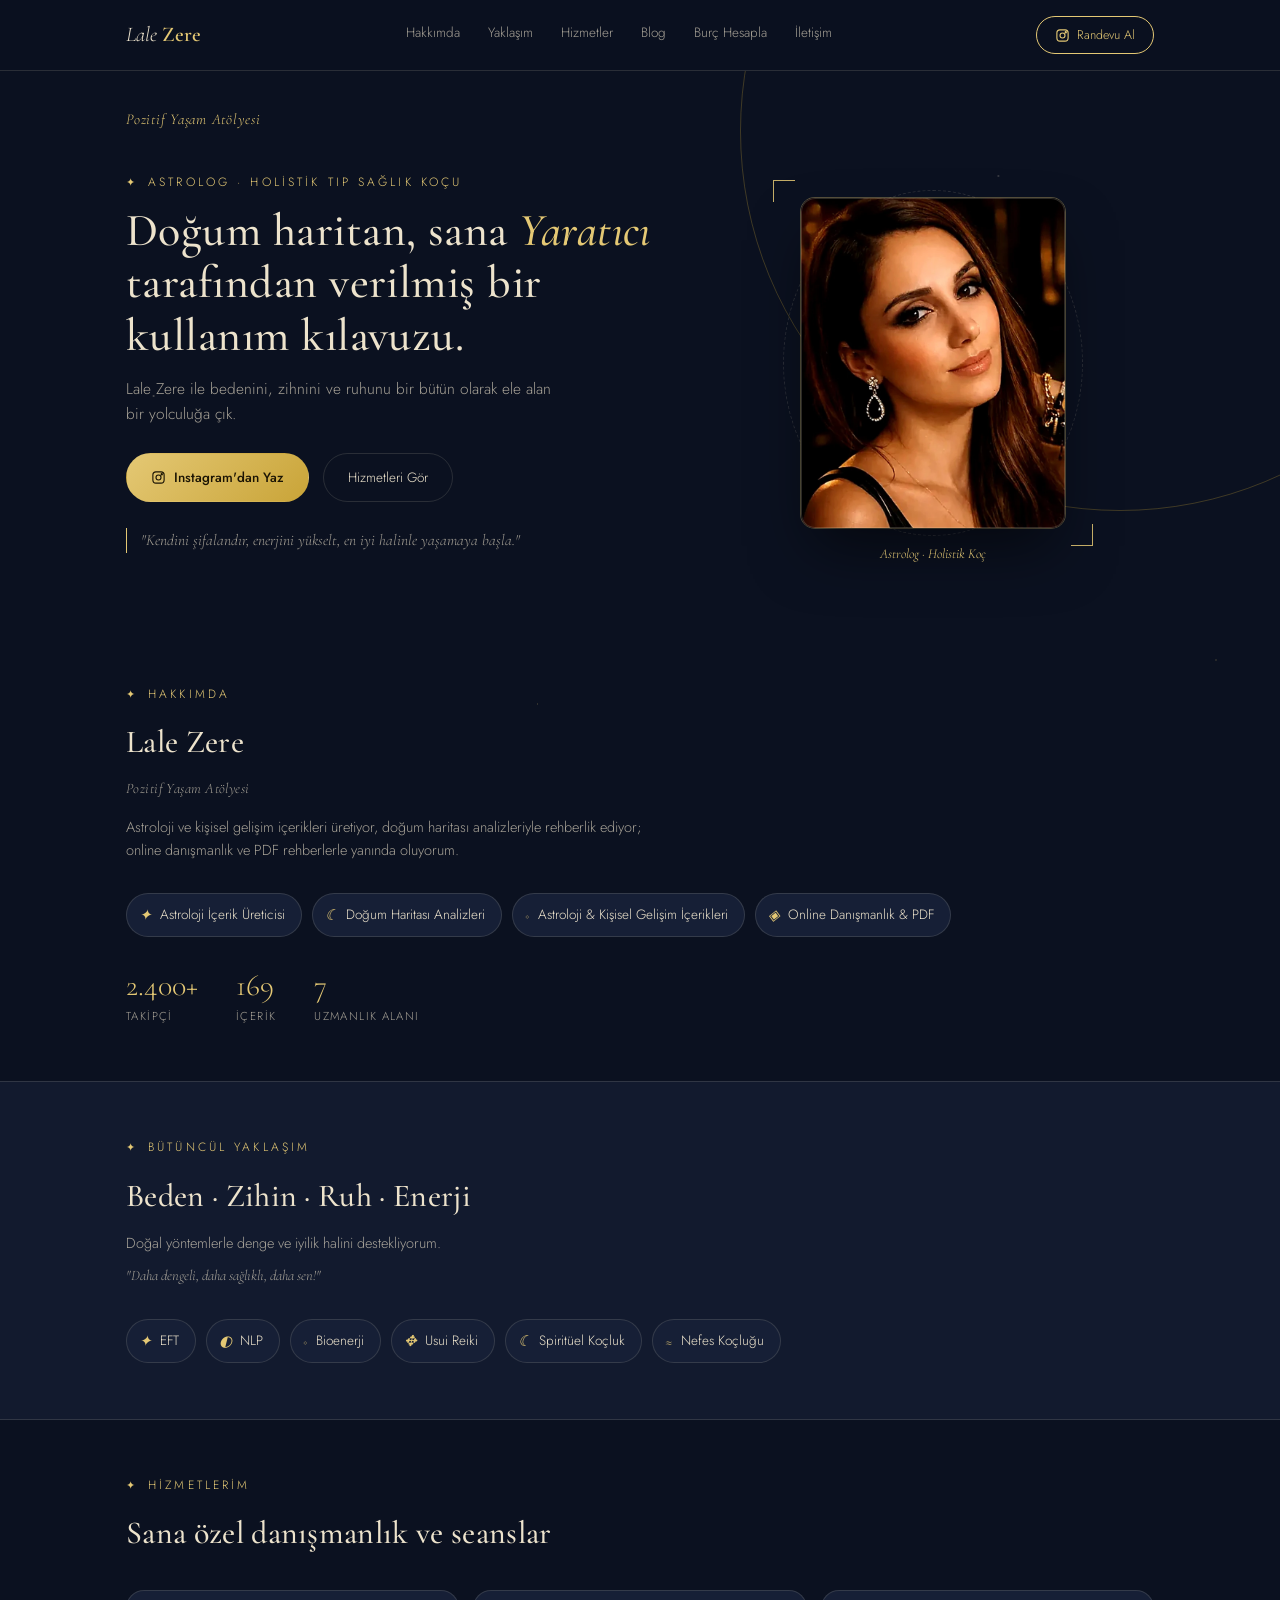
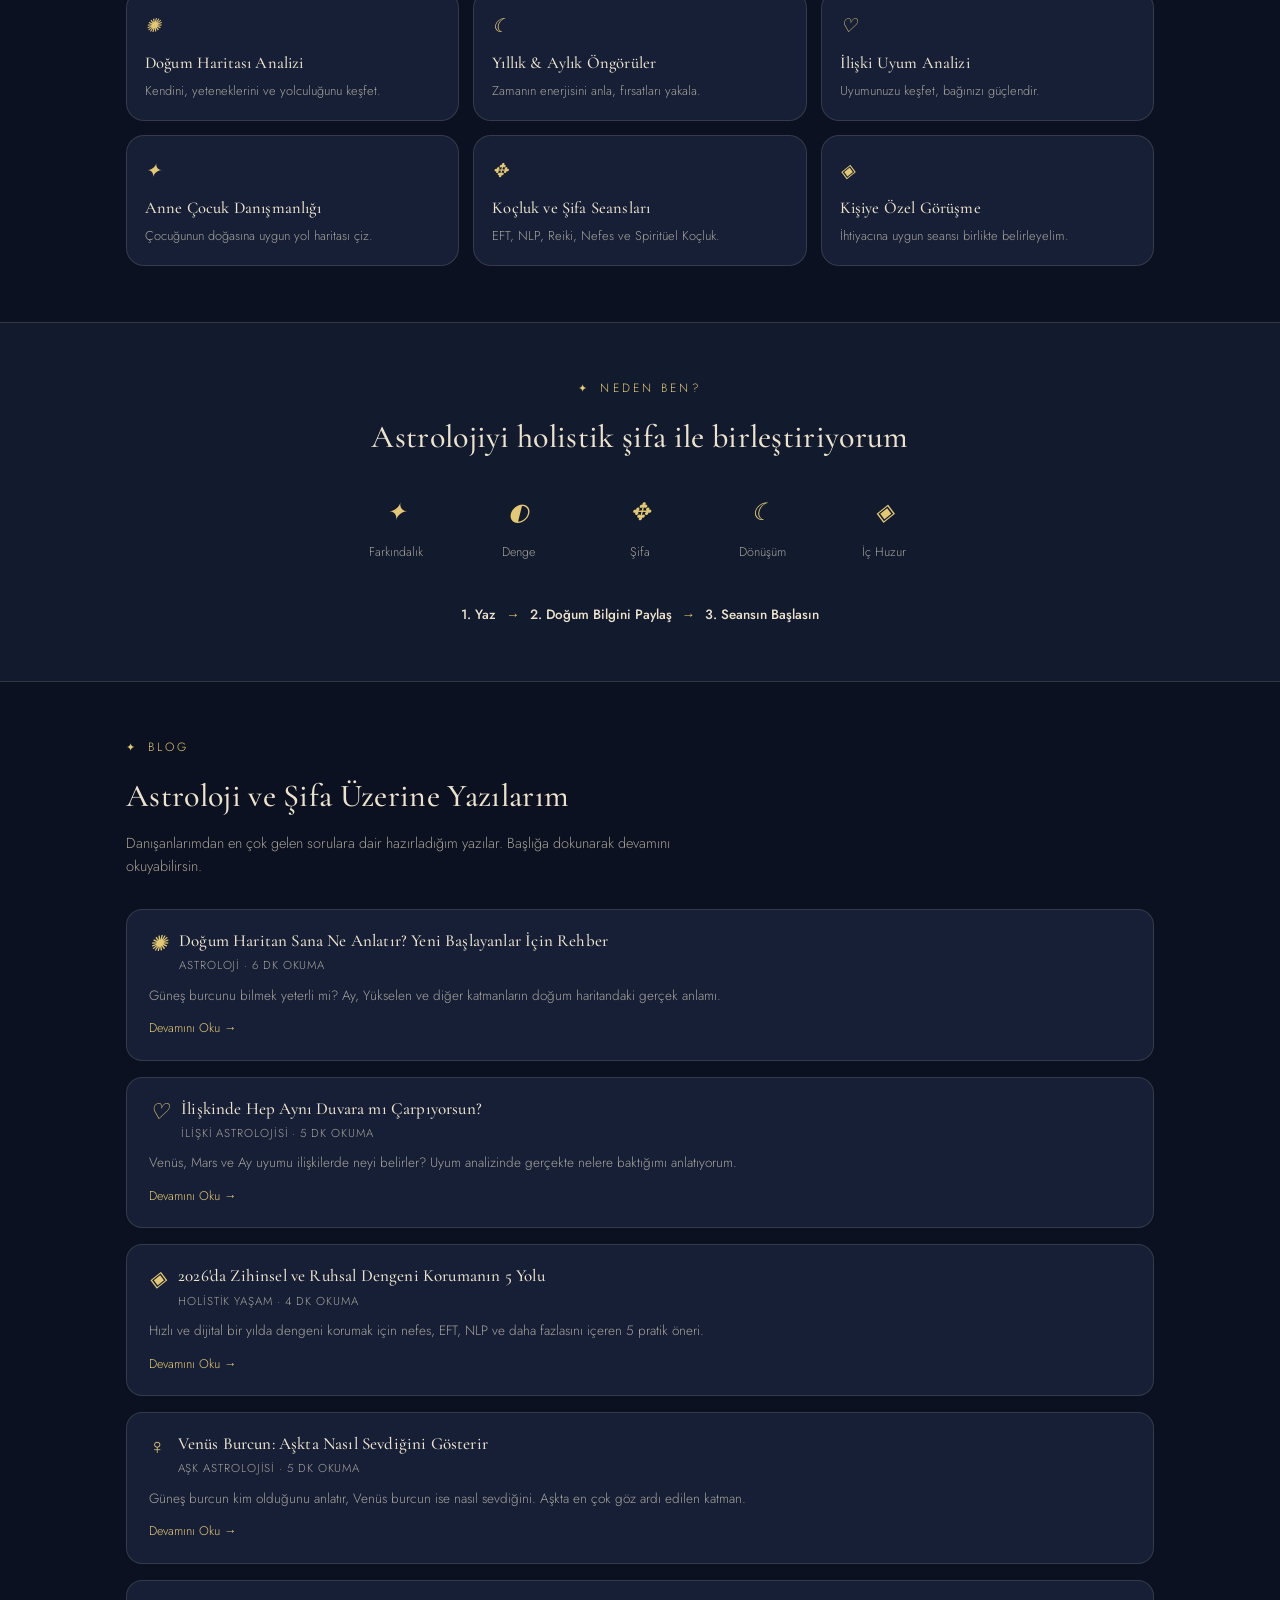
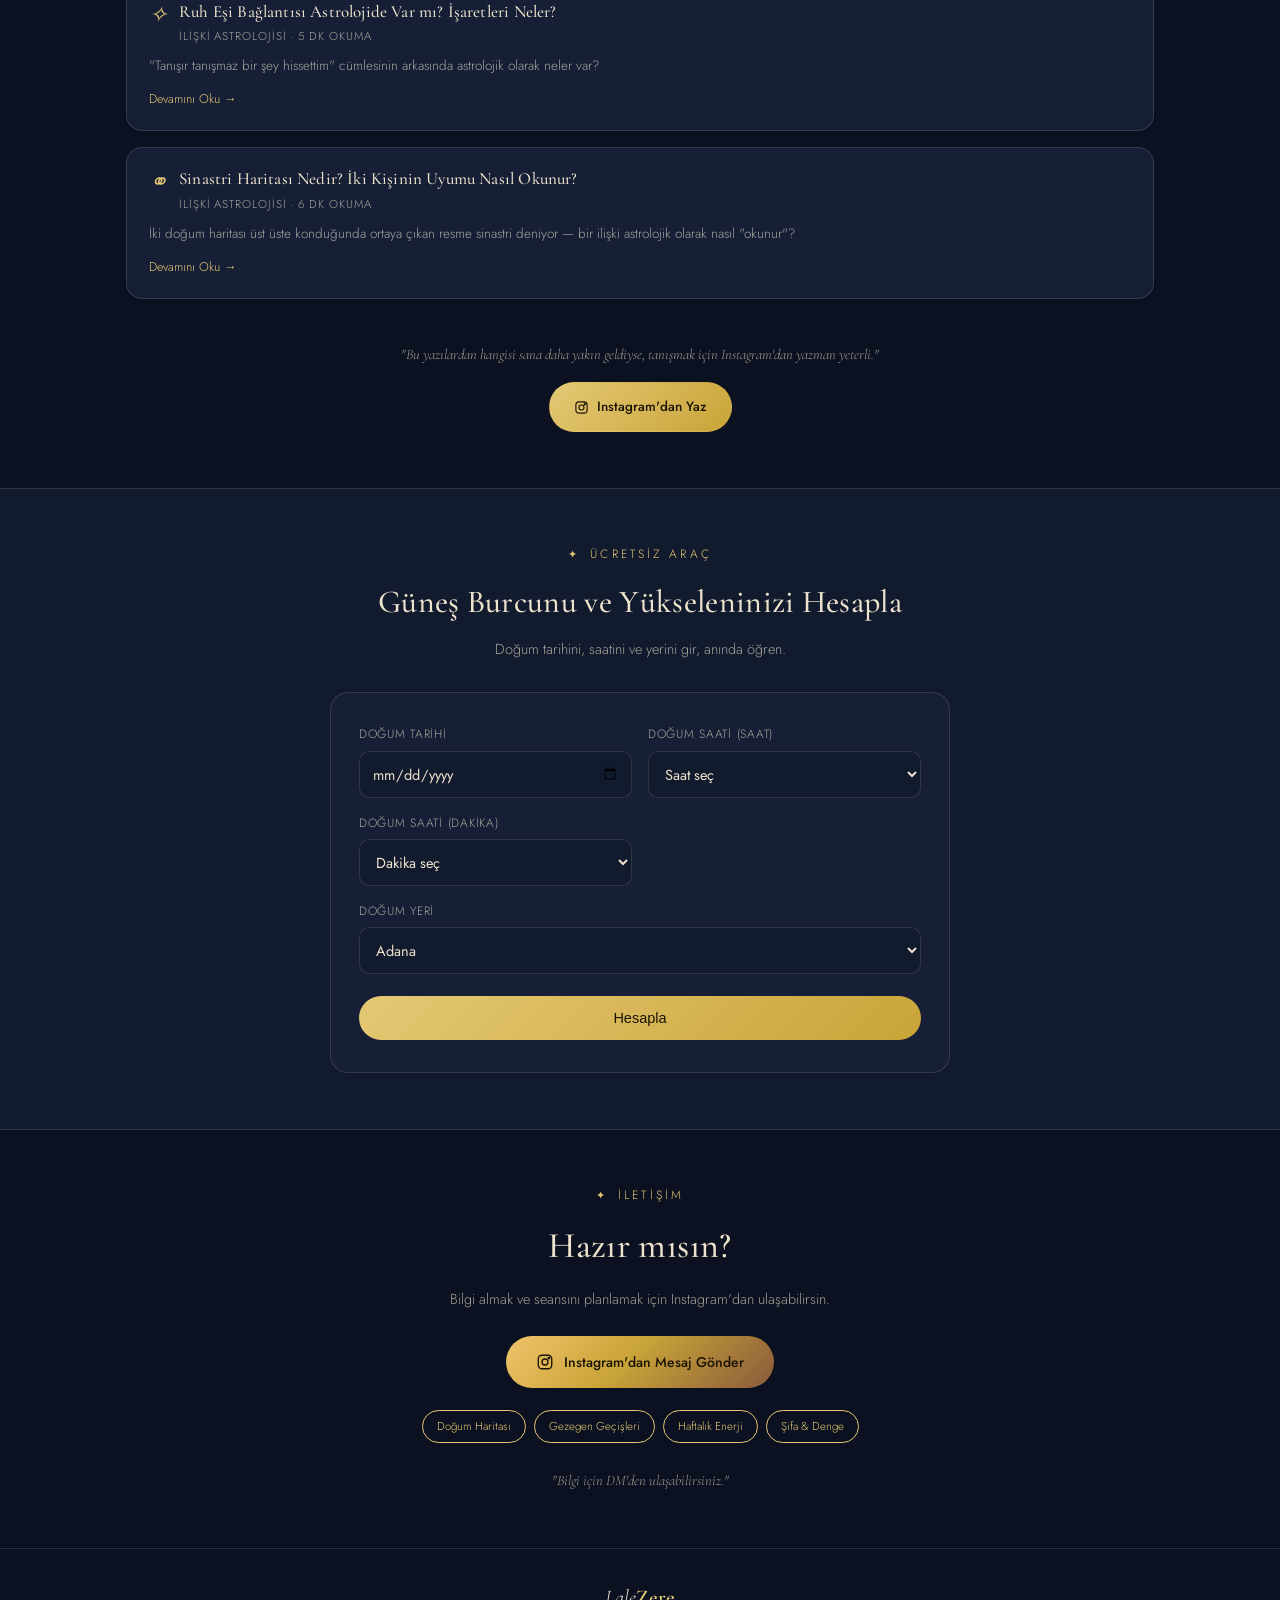
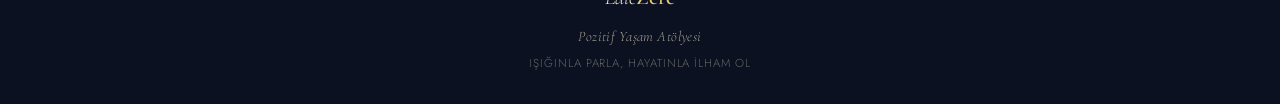
<file: index.html>
<!DOCTYPE html>
<html lang="tr">
<head>
<!-- Google tag (gtag.js) -->
<script async src="https://www.googletagmanager.com/gtag/js?id=G-SK6NC01D5G"></script>
<script>
  window.dataLayer = window.dataLayer || [];
  function gtag(){dataLayer.push(arguments);}
  gtag('js', new Date());
  gtag('config', 'G-SK6NC01D5G');
</script>
<meta charset="UTF-8">
<meta name="viewport" content="width=device-width, initial-scale=1.0">
<meta name="robots" content="index, follow">

<!-- ================= SEO — TEMEL ================= -->
<title>Lale Zere | Astrolog & Holistik Sağlık Koçu 2026</title>
<meta name="description" content="Lale Zere ile doğum haritası analizi, ilişki uyum analizi, EFT, NLP, Reiki ve spiritüel koçluk. Bedenini, zihnini ve ruhunu dengeye getir.">
<meta name="keywords" content="astrolog, holistik sağlık koçu, doğum haritası analizi, EFT, NLP, bioenerji, usui reiki, spiritüel koçluk, nefes koçluğu, ilişki uyum analizi, anne çocuk astroloji danışmanlığı, yıllık astroloji öngörüsü, enerji terapisi, ruhsal koçluk, Lale Zere, Pozitif Yaşam Atölyesi">
<!-- Gerçek alan adı alınırsa canonical / og:url o adrese güncellenmeli -->
<link rel="canonical" href="https://pozitifyasamatolyesi.github.io/Pozitif-yasam/">

<!-- ================= SEO — OPEN GRAPH ================= -->
<meta property="og:type" content="website">
<meta property="og:title" content="Lale Zere | Astrolog & Holistik Sağlık Koçu 2026">
<meta property="og:description" content="Doğum haritası analizi, ilişki uyum analizi, EFT, NLP, Reiki ve spiritüel koçluk ile bedenini, zihnini ve ruhunu dengeye getir.">
<!-- og-image.jpg dosyasını index.html ile AYNI klasöre yükle; site yayınlanınca bu görsel paylaşım önizlemesinde otomatik çıkar -->
<meta property="og:image" content="og-image.jpg">
<meta property="og:image:width" content="1200">
<meta property="og:image:height" content="630">
<meta property="og:url" content="https://pozitifyasamatolyesi.github.io/Pozitif-yasam/">
<meta property="og:locale" content="tr_TR">
<meta name="twitter:card" content="summary_large_image">
<meta name="twitter:title" content="Lale Zere | Astrolog & Holistik Sağlık Koçu 2026">
<meta name="twitter:description" content="Doğum haritası analizi, ilişki uyum analizi, EFT, NLP, Reiki ve spiritüel koçluk ile bedenini, zihnini ve ruhunu dengeye getir.">
<meta name="twitter:image" content="og-image.jpg">

<!-- ================= SEO — GEO ================= -->
<!-- Şehir bilgisi netleşince geo.placename / geo.position güncellenmeli -->
<meta name="geo.region" content="TR">
<meta name="geo.placename" content="Türkiye">

<!-- ================= SEO — JSON-LD: WebPage ================= -->
<script type="application/ld+json">
{
  "@context": "https://schema.org",
  "@graph": [
    {
      "@type": "WebPage",
      "@id": "https://pozitifyasamatolyesi.github.io/Pozitif-yasam/",
      "name": "Lale Zere | Astrolog & Holistik Sağlık Koçu",
      "description": "Lale Zere ile doğum haritası analizi, ilişki uyum analizi, EFT, NLP, Reiki ve spiritüel koçluk hizmetleri.",
      "url": "https://pozitifyasamatolyesi.github.io/Pozitif-yasam/",
      "inLanguage": "tr-TR",
      "dateModified": "2026-08-18",
      "about": {
        "@type": "Person",
        "name": "Lale Zere",
        "jobTitle": "Astrolog & Holistik Tıp Sağlık Koçu",
        "worksFor": { "@type": "Organization", "name": "Pozitif Yaşam Atölyesi" },
        "sameAs": ["https://instagram.com/pozitifyasam2026"],
        "knowsAbout": ["Astroloji", "EFT", "NLP", "Bioenerji", "Usui Reiki", "Spiritüel Koçluk", "Nefes Koçluğu"]
      }
    },
    {
      "@type": "BlogPosting",
      "@id": "https://pozitifyasamatolyesi.github.io/Pozitif-yasam/dogum-haritasi-rehberi.html",
      "headline": "Doğum Haritan Sana Ne Anlatır? Yeni Başlayanlar İçin Rehber",
      "description": "Doğum haritan sana ne anlatır? Güneş, Ay ve Yükselen burcun anlamını, astrolojiye yeni başlayanlar için Lale Zere kaleme aldı.",
      "author": { "@type": "Person", "name": "Lale Zere" },
      "publisher": { "@type": "Organization", "name": "Pozitif Yaşam Atölyesi" },
      "mainEntityOfPage": "https://pozitifyasamatolyesi.github.io/Pozitif-yasam/dogum-haritasi-rehberi.html",
      "datePublished": "2026-08-18",
      "dateModified": "2026-08-18",
      "inLanguage": "tr-TR"
    },
    {
      "@type": "BlogPosting",
      "@id": "https://pozitifyasamatolyesi.github.io/Pozitif-yasam/iliski-uyum-astrolojisi.html",
      "headline": "İlişkinde Hep Aynı Duvara mı Çarpıyorsun?",
      "description": "Venüs, Mars ve Ay uyumu ilişkilerde neyi belirler? Lale Zere, ilişki uyum analizinde nelere baktığını anlatıyor.",
      "author": { "@type": "Person", "name": "Lale Zere" },
      "publisher": { "@type": "Organization", "name": "Pozitif Yaşam Atölyesi" },
      "mainEntityOfPage": "https://pozitifyasamatolyesi.github.io/Pozitif-yasam/iliski-uyum-astrolojisi.html",
      "datePublished": "2026-08-18",
      "dateModified": "2026-08-18",
      "inLanguage": "tr-TR"
    },
    {
      "@type": "BlogPosting",
      "@id": "https://pozitifyasamatolyesi.github.io/Pozitif-yasam/2026-ruhsal-denge.html",
      "headline": "2026'da Zihinsel ve Ruhsal Dengeni Korumanın 5 Yolu",
      "description": "2026'nın hızlı temposunda dengeni korumak için EFT, nefes çalışması, NLP ve daha fazlasını içeren 5 pratik öneri.",
      "author": { "@type": "Person", "name": "Lale Zere" },
      "publisher": { "@type": "Organization", "name": "Pozitif Yaşam Atölyesi" },
      "mainEntityOfPage": "https://pozitifyasamatolyesi.github.io/Pozitif-yasam/2026-ruhsal-denge.html",
      "datePublished": "2026-08-18",
      "dateModified": "2026-08-18",
      "inLanguage": "tr-TR"
    },
    {
      "@type": "BlogPosting",
      "@id": "https://pozitifyasamatolyesi.github.io/Pozitif-yasam/venus-burcun-askta.html",
      "headline": "Venüs Burcun: Aşkta Nasıl Sevdiğini Gösterir",
      "description": "Venüs burcun aşk hayatında neyi ortaya koyar? Nasıl sevdiğini, neyi değerli bulduğunu Lale Zere anlatıyor.",
      "author": { "@type": "Person", "name": "Lale Zere" },
      "publisher": { "@type": "Organization", "name": "Pozitif Yaşam Atölyesi" },
      "mainEntityOfPage": "https://pozitifyasamatolyesi.github.io/Pozitif-yasam/venus-burcun-askta.html",
      "datePublished": "2026-08-18",
      "dateModified": "2026-08-18",
      "inLanguage": "tr-TR"
    },
    {
      "@type": "BlogPosting",
      "@id": "https://pozitifyasamatolyesi.github.io/Pozitif-yasam/ruh-esi-astroloji.html",
      "headline": "Ruh Eşi Bağlantısı Astrolojide Var mı? İşaretleri Neler?",
      "description": "Astrolojiye göre ruh eşi bağlantısının işaretleri neler? Lale Zere, haritada nelere baktığını anlatıyor.",
      "author": { "@type": "Person", "name": "Lale Zere" },
      "publisher": { "@type": "Organization", "name": "Pozitif Yaşam Atölyesi" },
      "mainEntityOfPage": "https://pozitifyasamatolyesi.github.io/Pozitif-yasam/ruh-esi-astroloji.html",
      "datePublished": "2026-08-18",
      "dateModified": "2026-08-18",
      "inLanguage": "tr-TR"
    },
    {
      "@type": "BlogPosting",
      "@id": "https://pozitifyasamatolyesi.github.io/Pozitif-yasam/sinastri-haritasi-nedir.html",
      "headline": "Sinastri Haritası Nedir? İki Kişinin Uyumu Nasıl Okunur?",
      "description": "Sinastri haritası nedir, iki doğum haritası üst üste konunca ne görülür? Lale Zere, kapsamlı sinastri analizinde nelere baktığını anlatıyor.",
      "author": { "@type": "Person", "name": "Lale Zere" },
      "publisher": { "@type": "Organization", "name": "Pozitif Yaşam Atölyesi" },
      "mainEntityOfPage": "https://pozitifyasamatolyesi.github.io/Pozitif-yasam/sinastri-haritasi-nedir.html",
      "datePublished": "2026-08-21",
      "dateModified": "2026-08-21",
      "inLanguage": "tr-TR"
    }
  ]
}
</script>

<link rel="preconnect" href="https://fonts.googleapis.com">
<link rel="preconnect" href="https://fonts.gstatic.com" crossorigin>
<link href="https://fonts.googleapis.com/css2?family=Cormorant+Garamond:ital,wght@0,400;0,500;0,600;1,400;1,500&family=Jost:wght@300;400;500;600&display=swap" rel="stylesheet">
<style>
  :root{
    --ink:#0B1120;
    --ink-2:#121A2E;
    --card:#161F36;
    --line: rgba(233,223,200,0.14);
    --gold:#C9A438;
    --gold-soft:#E4C874;
    --champagne:#EDE3CC;
    --champagne-dim: rgba(237,227,204,0.68);
    --radius: 18px;
  }
  *{box-sizing:border-box; margin:0; padding:0;}
  html{scroll-behavior:smooth;}
  body{
    background: var(--ink);
    color: var(--champagne);
    font-family: 'Jost', sans-serif;
    font-weight:300;
    line-height:1.6;
    overflow-x:hidden;
    position:relative;
  }
  /* subtle celestial starfield */
  body::before{
    content:"";
    position:fixed; inset:0; z-index:0; pointer-events:none;
    background-image:
      radial-gradient(1.5px 1.5px at 12% 18%, rgba(237,227,204,0.55), transparent),
      radial-gradient(1.5px 1.5px at 78% 8%, rgba(237,227,204,0.4), transparent),
      radial-gradient(1px 1px at 42% 32%, rgba(228,200,116,0.5), transparent),
      radial-gradient(1.5px 1.5px at 88% 62%, rgba(237,227,204,0.35), transparent),
      radial-gradient(1px 1px at 22% 72%, rgba(228,200,116,0.4), transparent),
      radial-gradient(1.5px 1.5px at 65% 88%, rgba(237,227,204,0.3), transparent),
      radial-gradient(1px 1px at 8% 55%, rgba(237,227,204,0.4), transparent),
      radial-gradient(1.5px 1.5px at 95% 30%, rgba(228,200,116,0.35), transparent);
    background-repeat: repeat;
    background-size: 100% 2200px;
    opacity:0.7;
  }
  body > *{ position:relative; z-index:1; }

  /* scroll reveal */
  .reveal{ opacity:0; transform: translateY(22px); transition: opacity .8s ease, transform .8s ease; }
  .reveal.in{ opacity:1; transform:none; }
  @media (prefers-reduced-motion: reduce){ .reveal{ opacity:1; transform:none; transition:none; } }
  h1,h2,h3,.serif{ font-family:'Cormorant Garamond', serif; font-weight:500; letter-spacing:0.01em; }
  a{ color:inherit; text-decoration:none; }
  img{ max-width:100%; display:block; }
  .wrap{ max-width:1080px; margin:0 auto; padding:0 26px; }

  .eyebrow{
    font-size:12px; letter-spacing:0.26em; text-transform:uppercase;
    color: var(--gold-soft);
    display:flex; align-items:center; gap:10px;
    margin-bottom:12px;
  }
  .eyebrow::before{ content:"✦"; font-size:11px; }
  .eyebrow.center{ justify-content:center; }

  /* orbit decoration */
  .orbit-field{ position:absolute; inset:0; pointer-events:none; overflow:hidden; }
  .ring{ position:absolute; border-radius:50%; border:1px solid rgba(201,164,56,0.28); }
  .ring.dashed{ border-style:dashed; border-color: rgba(237,227,204,0.14); }
  .ring.spin{ animation: spin 140s linear infinite; }
  @keyframes spin{ from{transform:rotate(0deg);} to{transform:rotate(360deg);} }
  @media (prefers-reduced-motion: reduce){ .ring.spin{ animation:none; } }

  /* nav */
  header{ position:sticky; top:0; z-index:50; background: rgba(11,17,32,0.86); backdrop-filter: blur(10px); border-bottom:1px solid var(--line); }
  nav{ display:flex; align-items:center; justify-content:space-between; padding:16px 26px; max-width:1080px; margin:0 auto; }
  .brand{ font-family:'Cormorant Garamond', serif; font-style:italic; font-size:21px; }
  .brand b{ font-style:normal; font-weight:600; color:var(--gold-soft); }
  .nav-links{ display:flex; gap:28px; font-size:13.5px; }
  .nav-links a{ color:var(--champagne-dim); transition:color .2s ease; position:relative; padding-bottom:4px; }
  .nav-links a::after{
    content:""; position:absolute; left:0; bottom:0; width:0; height:1px; background:var(--gold-soft);
    transition: width .25s ease;
  }
  .nav-links a:hover, .nav-links a:focus-visible{ color:var(--gold-soft); }
  .nav-links a.active{ color:var(--gold-soft); }
  .nav-links a.active::after{ width:100%; }
  .nav-cta{ display:inline-flex; align-items:center; gap:7px; border:1px solid var(--gold-soft); color:var(--gold-soft) !important; padding:8px 18px; border-radius:999px; font-size:12.5px; transition:.2s ease; }
  .nav-cta:hover, .nav-cta:focus-visible{ background:var(--gold-soft); color:var(--ink) !important; }
  .nav-actions{ display:flex; align-items:center; gap:10px; }
  .nav-blog-pill{
    display:none; align-items:center; gap:6px;
    color:var(--champagne) !important; padding:8px 14px;
    border-radius:999px; font-size:12.5px; border:1px solid var(--line);
    transition:.2s ease;
  }
  .nav-blog-pill:hover, .nav-blog-pill:focus-visible{ border-color:var(--gold-soft); color:var(--gold-soft) !important; }
  @media (max-width:880px){ .nav-links{ display:none; } .nav-blog-pill{ display:inline-flex; } }

  /* floating action button */
  .fab{
    position:fixed; right:20px; bottom:20px; z-index:60;
    width:54px; height:54px; border-radius:50%;
    display:flex; align-items:center; justify-content:center;
    background: linear-gradient(135deg, #F0C36B, #C9A438 45%, #8A5A3B);
    color:#1B1404; box-shadow: 0 12px 28px rgba(0,0,0,0.45);
    opacity:0; pointer-events:none; transform: translateY(12px) scale(0.9);
    transition: opacity .35s ease, transform .35s ease;
  }
  .fab.show{ opacity:1; pointer-events:auto; transform:none; }
  .fab svg{ width:24px; height:24px; }
  .fab:hover, .fab:focus-visible{ transform: translateY(-3px) scale(1.04); }

  /* hero */
  .hero{ position:relative; padding:36px 0 56px; overflow:hidden; }
  .hero-kicker{ font-family:'Cormorant Garamond', serif; font-style:italic; font-size:15px; color:var(--gold-soft); letter-spacing:0.05em; margin-bottom:22px; position:relative; z-index:2; }
  .hero-grid{ position:relative; z-index:2; display:grid; grid-template-columns: 1.1fr 0.9fr; gap:44px; align-items:center; }
  .hero h1{ font-size:clamp(30px,4.4vw,46px); line-height:1.14; color:var(--champagne); }
  .hero h1 em{ font-style:italic; color:var(--gold-soft); }
  .hero p.lead{ margin-top:16px; max-width:440px; color:var(--champagne-dim); font-size:15.5px; }
  .cta-row{ display:flex; gap:14px; align-items:center; flex-wrap:wrap; margin-top:26px; }
  .btn{ display:inline-flex; align-items:center; gap:8px; padding:13px 24px; border-radius:999px; font-size:13.5px; transition:.2s ease; border:1px solid transparent; }
  .btn-primary{ background: linear-gradient(135deg, var(--gold-soft), var(--gold)); color:#1B1404; font-weight:500; }
  .btn-primary:hover, .btn-primary:focus-visible{ transform: translateY(-2px); box-shadow:0 12px 26px rgba(201,164,56,0.28); }
  .btn-ghost{ border-color: var(--line); color: var(--champagne); }
  .btn-ghost:hover, .btn-ghost:focus-visible{ border-color: var(--gold-soft); color:var(--gold-soft); }
  .hero-quote{ margin-top:26px; font-family:'Cormorant Garamond', serif; font-style:italic; font-size:15.5px; color: var(--champagne-dim); border-left:1px solid var(--gold-soft); padding-left:14px; max-width:400px; }

  .hero-art{ position:relative; min-height:420px; display:flex; align-items:center; justify-content:center; }
  .portrait-wrap{ position:relative; width:300px; height:346px; }
  .portrait-wrap .ring{ top:50%; left:50%; transform:translate(-50%,-50%); }
  .photo-card{
    position:absolute; z-index:3; left:50%; top:50%; transform: translate(-50%,-50%);
    width:264px; aspect-ratio: 4/5;
    border-radius:14px;
    overflow:hidden;
    box-shadow: 0 30px 60px -12px rgba(0,0,0,0.55), 0 0 0 1px rgba(228,200,116,0.35);
  }
  .photo-card img{ width:100%; height:100%; object-fit:cover; object-position:50% 22%; display:block; }
  .photo-card::after{
    content:""; position:absolute; inset:0; border-radius:14px;
    box-shadow: inset 0 0 0 1px rgba(237,227,204,0.18);
    pointer-events:none;
  }
  .photo-frame-corner{
    position:absolute; width:22px; height:22px; border:1px solid var(--gold-soft); z-index:4; opacity:0.85;
  }
  .photo-frame-corner.tl{ top:-10px; left:-10px; border-right:none; border-bottom:none; }
  .photo-frame-corner.br{ bottom:-10px; right:-10px; border-left:none; border-top:none; }
  .hero-caption{ position:absolute; bottom:-30px; left:50%; transform:translateX(-50%); font-family:'Cormorant Garamond', serif; font-style:italic; font-size:13.5px; color: var(--gold-soft); white-space:nowrap; z-index:4; }

  /* sections */
  section{ position:relative; padding:56px 0; }
  .alt{ background: var(--ink-2); border-top:1px solid var(--line); border-bottom:1px solid var(--line); }
  .section-head{ max-width:600px; margin-bottom:32px; }
  .section-head h2{ font-size:clamp(24px,3vw,32px); color:var(--champagne); }
  .section-head p{ margin-top:10px; color:var(--champagne-dim); font-size:14.5px; }
  .center-head{ text-align:center; margin-left:auto; margin-right:auto; }

  .tagline{ font-family:'Cormorant Garamond', serif; font-style:italic; font-size:17px; color:var(--gold-soft); margin-top:6px; }
  .brand-sub{ font-family:'Cormorant Garamond', serif; font-style:italic; font-size:14.5px; color:var(--champagne-dim); letter-spacing:0.03em; margin-top:2px; }
  .ig-icon{ width:15px; height:15px; flex-shrink:0; }
  .about-name{ font-size:clamp(26px,3.4vw,34px); color:var(--champagne); }

  /* chip row (modalities) */
  .chip-row{ display:flex; flex-wrap:wrap; gap:10px; margin-top:22px; }
  .chip{ display:inline-flex; align-items:center; gap:8px; background:var(--card); border:1px solid var(--line); border-radius:999px; padding:9px 16px 9px 12px; font-size:13.5px; transition:.2s ease; }
  .chip:hover{ border-color: rgba(201,164,56,0.45); }
  .chip .g{ color:var(--gold-soft); font-family:'Cormorant Garamond', serif; font-style:italic; font-size:15px; }

  .stat-row{ display:flex; gap:38px; margin-top:34px; flex-wrap:wrap; }
  .stat{ display:flex; flex-direction:column; }
  .stat-num{ font-family:'Cormorant Garamond', serif; font-size:30px; color:var(--gold-soft); line-height:1; }
  .stat-label{ font-size:11.5px; letter-spacing:0.12em; text-transform:uppercase; color:var(--champagne-dim); margin-top:6px; }

  /* services compact grid */
  .services{ display:grid; grid-template-columns: repeat(3, 1fr); gap:14px; }
  .service-card{ background:var(--card); border:1px solid var(--line); border-radius: var(--radius); padding:20px 18px; }
  .service-card .g{ color:var(--gold-soft); font-family:'Cormorant Garamond', serif; font-style:italic; font-size:19px; display:block; margin-bottom:8px; }
  .service-card h3{ font-size:16.5px; color:var(--champagne); margin-bottom:5px; font-weight:500; }
  .service-card p{ font-size:12.8px; color:var(--champagne-dim); line-height:1.5; }
  @media (max-width:880px){ .services{ grid-template-columns: repeat(2,1fr); } }
  @media (max-width:560px){ .services{ grid-template-columns: 1fr; } }

  /* why + process combined */
  .why-row{ display:flex; justify-content:center; flex-wrap:wrap; gap:26px; margin-top:8px; }
  .why-item{ text-align:center; width:96px; }
  .why-item .g{ font-family:'Cormorant Garamond', serif; font-style:italic; font-size:24px; color:var(--gold-soft); display:block; margin-bottom:6px; }
  .why-item span{ font-size:12.5px; color:var(--champagne-dim); }

  .process-row{ display:flex; justify-content:center; align-items:center; gap:10px; flex-wrap:wrap; margin-top:40px; font-size:13.5px; color:var(--champagne-dim); }
  .process-row b{ color:var(--champagne); font-weight:500; }
  .process-row .arrow{ color:var(--gold-soft); }

  /* contact */
  .contact{ text-align:center; position:relative; }
  .contact h2{ font-size:clamp(26px,3.6vw,36px); }
  .contact p.lead{ max-width:440px; margin:12px auto 26px; color:var(--champagne-dim); font-size:14.5px; }
  .ig-btn{ display:inline-flex; align-items:center; gap:10px; padding:15px 30px; border-radius:999px; background: linear-gradient(135deg, #F0C36B, #C9A438 45%, #8A5A3B); color:#1B1404; font-size:14px; font-weight:500; transition:.2s ease; }
  .ig-btn:hover, .ig-btn:focus-visible{ transform: translateY(-2px); box-shadow:0 16px 34px rgba(201,164,56,0.3); }
  .ig-btn svg{ width:18px; height:18px; }
  .tag-row{ display:flex; gap:8px; flex-wrap:wrap; justify-content:center; margin-top:22px; }
  .tag-pill{ font-size:11.5px; padding:6px 14px; border-radius:999px; border:1px solid var(--gold-soft); color:var(--gold-soft); }
  .contact-quote{ margin-top:26px; font-family:'Cormorant Garamond', serif; font-style:italic; color: var(--champagne-dim); font-size:14.5px; }

  /* blog */
  .blog-intro{ max-width:640px; color:var(--champagne-dim); font-size:14.5px; margin-bottom:30px; }
  .blog-intro em{ color:var(--gold-soft); font-style:italic; }
  .blog-list{ display:flex; flex-direction:column; gap:10px; }
  .blog-topic{
    background:var(--card); border:1px solid var(--line); border-radius:14px;
    overflow:hidden;
  }
  .blog-topic summary{
    list-style:none; cursor:pointer; padding:16px 20px;
    display:flex; align-items:center; gap:12px; font-size:15px; color:var(--champagne);
    -webkit-tap-highlight-color: transparent;
  }
  .blog-topic summary::-webkit-details-marker{ display:none; }
  .blog-topic summary .g{ font-family:'Cormorant Garamond', serif; font-style:italic; color:var(--gold-soft); font-size:19px; flex-shrink:0; }
  .blog-topic summary .t{ flex:1; }
  .blog-topic summary .chevron{ color:var(--gold-soft); font-size:13px; transition: transform .25s ease; flex-shrink:0; }
  .blog-topic[open] summary .chevron{ transform: rotate(90deg); }
  .blog-topic .blog-body{ padding:0 20px 20px 52px; color:var(--champagne-dim); font-size:14px; line-height:1.7; }
  .blog-cta{ margin-top:30px; text-align:center; }

  /* full-text blog article cards */
  .post-grid{ display:flex; flex-direction:column; gap:16px; margin-bottom:44px; }
  .post-card{
    background:var(--card); border:1px solid var(--line); border-radius:16px;
    padding:22px 24px; scroll-margin-top:90px;
  }
  .post-card-head{ display:flex; align-items:flex-start; gap:12px; margin-bottom:14px; }
  .post-card-head .g{ font-family:'Cormorant Garamond', serif; font-style:italic; color:var(--gold-soft); font-size:22px; line-height:1.3; flex-shrink:0; }
  .post-card-title{ font-size:18.5px; color:var(--champagne); font-weight:500; line-height:1.3; }
  .post-card-meta{ display:block; font-size:11.5px; color:var(--champagne-dim); letter-spacing:0.08em; text-transform:uppercase; margin-top:4px; }
  .post-card p{ font-size:14px; color:var(--champagne-dim); line-height:1.7; margin-bottom:12px; }
  .post-card p:last-child{ margin-bottom:0; }
  .post-card h4{ font-size:16.5px; color:var(--champagne); margin:20px 0 8px; font-weight:500; }

  /* teaser cards linking out to standalone blog pages */
  .post-teaser{
    display:block; background:var(--card); border:1px solid var(--line); border-radius:16px;
    padding:20px 22px; text-decoration:none; transition:.2s ease;
  }
  .post-teaser:hover{ border-color: rgba(201,164,56,0.4); transform: translateY(-2px); }
  .post-teaser-head{ display:flex; align-items:flex-start; gap:12px; }
  .post-teaser-head .g{ font-family:'Cormorant Garamond', serif; font-style:italic; color:var(--gold-soft); font-size:22px; line-height:1.3; flex-shrink:0; }
  .post-teaser-title{ font-size:17px; color:var(--champagne); font-weight:500; line-height:1.3; }
  .post-teaser-meta{ display:block; font-size:11.5px; color:var(--champagne-dim); letter-spacing:0.08em; text-transform:uppercase; margin-top:4px; }
  .post-teaser-excerpt{ font-size:13.5px; color:var(--champagne-dim); margin-top:10px; line-height:1.6; }
  .post-teaser-more{ display:inline-block; margin-top:12px; font-size:12.5px; color:var(--gold-soft); }

  footer{ border-top:1px solid var(--line); padding:32px 0; text-align:center; }
  footer .brand{ justify-content:center; display:inline-flex; margin-bottom:8px; }
  footer p{ font-size:11.5px; letter-spacing:0.08em; text-transform:uppercase; color: rgba(237,227,204,0.4); }

  @media (max-width: 880px){
    .hero-grid{ grid-template-columns:1fr; }
    .hero-art{ order:-1; min-height:340px; }
    .portrait-wrap{ width:260px; height:300px; }
    .photo-card{ width:230px; }
  }
  :focus-visible{ outline:2px solid var(--gold-soft); outline-offset:3px; }

  /* burç hesaplama aracı */
  .calc-card{
    background:var(--card); border:1px solid var(--line); border-radius:var(--radius);
    padding:32px 28px; max-width:620px; margin:0 auto;
  }
  .calc-grid{ display:grid; grid-template-columns:1fr 1fr; gap:16px; }
  .calc-field{ display:flex; flex-direction:column; gap:6px; }
  .calc-field.full{ grid-column:1/-1; }
  .calc-field label{ font-size:12px; letter-spacing:0.06em; color:var(--champagne-dim); text-transform:uppercase; }
  .calc-field input, .calc-field select{
    background:var(--ink-2); border:1px solid var(--line); border-radius:10px;
    padding:11px 12px; color:var(--champagne); font-family:'Jost',sans-serif; font-size:14.5px;
    outline:none; transition:border-color .2s ease;
  }
  .calc-field input:focus, .calc-field select:focus{ border-color:var(--gold-soft); }
  .calc-btn{
    margin-top:22px; width:100%; text-align:center; border:none; cursor:pointer;
    background: linear-gradient(135deg, var(--gold-soft), var(--gold));
    color:#1B1404; font-weight:500; font-size:14.5px; padding:14px; border-radius:999px;
    transition: transform .2s ease, box-shadow .2s ease;
  }
  .calc-btn:hover{ transform: translateY(-2px); box-shadow:0 12px 26px rgba(201,164,56,0.28); }
  .calc-error{ color:#E7A0A0; font-size:13px; margin-top:10px; display:none; }
  .calc-error.show{ display:block; }
  .calc-result{ display:none; margin-top:28px; padding-top:24px; border-top:1px solid var(--line); }
  .calc-result.show{ display:block; }
  .calc-result-row{ display:flex; align-items:center; gap:16px; margin-bottom:16px; }
  .calc-result-row .g{ font-family:'Cormorant Garamond', serif; font-style:italic; font-size:30px; color:var(--gold-soft); width:44px; text-align:center; flex-shrink:0; }
  .calc-result-label{ font-size:11.5px; letter-spacing:0.08em; text-transform:uppercase; color:var(--champagne-dim); }
  .calc-result-value{ font-family:'Cormorant Garamond', serif; font-size:22px; color:var(--champagne); }
  .calc-note{ font-size:12px; color:var(--champagne-dim); margin-top:18px; line-height:1.6; }
  .calc-invite{ font-family:'Cormorant Garamond', serif; font-style:italic; font-size:19px; color:var(--gold-soft); text-align:center; margin-top:20px; }
  .calc-cta{ margin-top:20px; text-align:center; }
  @media (max-width:560px){ .calc-grid{ grid-template-columns:1fr; } .calc-card{ padding:26px 20px; } }
</style>
</head>
<body>

<header>
  <nav>
    <div class="brand">Lale <b>Zere</b></div>
    <div class="nav-links">
      <a href="#hakkimda">Hakkımda</a>
      <a href="#yaklasim">Yaklaşım</a>
      <a href="#hizmetler">Hizmetler</a>
      <a href="#blog">Blog</a>
      <a href="#hesaplama">Burç Hesapla</a>
      <a href="#iletisim">İletişim</a>
    </div>
    <div class="nav-actions">
      <a class="nav-blog-pill" href="#blog">✎ Blog</a>
      <a class="nav-cta" href="https://instagram.com/pozitifyasam2026" target="_blank" rel="noopener noreferrer">
        <svg class="ig-icon" viewBox="0 0 24 24" fill="none" stroke="currentColor" stroke-width="1.8"><rect x="3" y="3" width="18" height="18" rx="5"/><circle cx="12" cy="12" r="4"/><circle cx="17.2" cy="6.8" r="1"/></svg>
        Randevu Al
      </a>
    </div>
  </nav>
</header>

<section class="hero">
  <div class="orbit-field" aria-hidden="true">
    <div class="ring spin" style="width:760px; height:760px; top:-320px; right:-220px;"></div>
  </div>
  <div class="wrap">
    <p class="hero-kicker">Pozitif Yaşam Atölyesi</p>
    <div class="hero-grid">
    <div>
      <div class="eyebrow">Astrolog · Holistik Tıp Sağlık Koçu</div>
      <h1>Doğum haritan, sana <em>Yaratıcı</em> tarafından verilmiş bir kullanım kılavuzu.</h1>
      <p class="lead">Lale Zere ile bedenini, zihnini ve ruhunu bir bütün olarak ele alan bir yolculuğa çık.</p>
      <div class="cta-row">
        <a class="btn btn-primary" href="https://instagram.com/pozitifyasam2026" target="_blank" rel="noopener noreferrer">
          <svg class="ig-icon" viewBox="0 0 24 24" fill="none" stroke="currentColor" stroke-width="1.8"><rect x="3" y="3" width="18" height="18" rx="5"/><circle cx="12" cy="12" r="4"/><circle cx="17.2" cy="6.8" r="1"/></svg>
          Instagram'dan Yaz
        </a>
        <a class="btn btn-ghost" href="#hizmetler">Hizmetleri Gör</a>
      </div>
      <p class="hero-quote">"Kendini şifalandır, enerjini yükselt, en iyi halinle yaşamaya başla."</p>
    </div>
    <div class="hero-art">
      <div class="portrait-wrap">
        <div class="ring dashed" style="width:100%; height:100%;"></div>
        <div class="ring" style="width:82%; height:82%;"></div>
        <div class="photo-card">
          <img src="[data-uri]" alt="Lale Zere - Astrolog ve Holistik Tıp Sağlık Koçu portresi" loading="eager" fetchpriority="high" width="264" height="330">
        </div>
        <span class="photo-frame-corner tl"></span>
        <span class="photo-frame-corner br"></span>
        <span class="hero-caption">Astrolog · Holistik Koç</span>
      </div>
    </div>
  </div>
  </div>
</section>

<section id="hakkimda">
  <div class="wrap">
    <div class="section-head reveal">
      <div class="eyebrow">Hakkımda</div>
      <h2 class="about-name">Lale Zere</h2>
      <p class="brand-sub">Pozitif Yaşam Atölyesi</p>
      <p style="margin-top:14px; max-width:520px; color:var(--champagne-dim); font-size:14.5px;">Astroloji ve kişisel gelişim içerikleri üretiyor, doğum haritası analizleriyle rehberlik ediyor; online danışmanlık ve PDF rehberlerle yanında oluyorum.</p>
    </div>
    <div class="chip-row reveal">
      <span class="chip"><span class="g">✦</span> Astroloji İçerik Üreticisi</span>
      <span class="chip"><span class="g">☾</span> Doğum Haritası Analizleri</span>
      <span class="chip"><span class="g">◇</span> Astroloji & Kişisel Gelişim İçerikleri</span>
      <span class="chip"><span class="g">◈</span> Online Danışmanlık & PDF</span>
    </div>
    <div class="stat-row reveal">
      <div class="stat"><span class="stat-num">2.400+</span><span class="stat-label">Takipçi</span></div>
      <div class="stat"><span class="stat-num">169</span><span class="stat-label">İçerik</span></div>
      <div class="stat"><span class="stat-num">7</span><span class="stat-label">Uzmanlık Alanı</span></div>
    </div>
  </div>
</section>

<section id="yaklasim" class="alt">
  <div class="wrap">
    <div class="section-head reveal">
      <div class="eyebrow">Bütüncül Yaklaşım</div>
      <h2>Beden · Zihin · Ruh · Enerji</h2>
      <p>Doğal yöntemlerle denge ve iyilik halini destekliyorum.</p>
      <p class="tagline">"Daha dengeli, daha sağlıklı, daha sen!"</p>
    </div>
    <div class="chip-row reveal">
      <span class="chip"><span class="g">✦</span> EFT</span>
      <span class="chip"><span class="g">◐</span> NLP</span>
      <span class="chip"><span class="g">◇</span> Bioenerji</span>
      <span class="chip"><span class="g">✥</span> Usui Reiki</span>
      <span class="chip"><span class="g">☾</span> Spiritüel Koçluk</span>
      <span class="chip"><span class="g">≈</span> Nefes Koçluğu</span>
    </div>
  </div>
</section>

<section id="hizmetler">
  <div class="wrap">
    <div class="section-head reveal">
      <div class="eyebrow">Hizmetlerim</div>
      <h2>Sana özel danışmanlık ve seanslar</h2>
    </div>
    <div class="services reveal">
      <div class="service-card">
        <span class="g">✺</span>
        <h3>Doğum Haritası Analizi</h3>
        <p>Kendini, yeteneklerini ve yolculuğunu keşfet.</p>
      </div>
      <div class="service-card">
        <span class="g">☾</span>
        <h3>Yıllık & Aylık Öngörüler</h3>
        <p>Zamanın enerjisini anla, fırsatları yakala.</p>
      </div>
      <div class="service-card">
        <span class="g">♡</span>
        <h3>İlişki Uyum Analizi</h3>
        <p>Uyumunuzu keşfet, bağınızı güçlendir.</p>
      </div>
      <div class="service-card">
        <span class="g">✦</span>
        <h3>Anne Çocuk Danışmanlığı</h3>
        <p>Çocuğunun doğasına uygun yol haritası çiz.</p>
      </div>
      <div class="service-card">
        <span class="g">✥</span>
        <h3>Koçluk ve Şifa Seansları</h3>
        <p>EFT, NLP, Reiki, Nefes ve Spiritüel Koçluk.</p>
      </div>
      <div class="service-card">
        <span class="g">◈</span>
        <h3>Kişiye Özel Görüşme</h3>
        <p>İhtiyacına uygun seansı birlikte belirleyelim.</p>
      </div>
    </div>
  </div>
</section>

<section id="neden-ben" class="alt">
  <div class="wrap">
    <div class="section-head center-head reveal">
      <div class="eyebrow center">Neden Ben?</div>
      <h2>Astrolojiyi holistik şifa ile birleştiriyorum</h2>
    </div>
    <div class="why-row reveal">
      <div class="why-item"><span class="g">✦</span><span>Farkındalık</span></div>
      <div class="why-item"><span class="g">◐</span><span>Denge</span></div>
      <div class="why-item"><span class="g">✥</span><span>Şifa</span></div>
      <div class="why-item"><span class="g">☾</span><span>Dönüşüm</span></div>
      <div class="why-item"><span class="g">◈</span><span>İç Huzur</span></div>
    </div>
    <div class="process-row reveal">
      <b>1. Yaz</b><span class="arrow">→</span><b>2. Doğum Bilgini Paylaş</b><span class="arrow">→</span><b>3. Seansın Başlasın</b>
    </div>
  </div>
</section>

<section id="blog">
  <div class="wrap">
    <div class="section-head reveal">
      <div class="eyebrow">Blog</div>
      <h2>Astroloji ve Şifa Üzerine Yazılarım</h2>
      <p class="blog-intro">Danışanlarımdan en çok gelen sorulara dair hazırladığım yazılar. Başlığa dokunarak devamını okuyabilirsin.</p>
    </div>

    <div class="post-grid reveal">
      <a class="post-teaser" href="dogum-haritasi-rehberi.html">
        <div class="post-teaser-head">
          <span class="g">✺</span>
          <div>
            <h3 class="post-teaser-title">Doğum Haritan Sana Ne Anlatır? Yeni Başlayanlar İçin Rehber</h3>
            <span class="post-teaser-meta">Astroloji · 6 dk okuma</span>
          </div>
        </div>
        <p class="post-teaser-excerpt">Güneş burcunu bilmek yeterli mi? Ay, Yükselen ve diğer katmanların doğum haritandaki gerçek anlamı.</p>
        <span class="post-teaser-more">Devamını Oku →</span>
      </a>
      <a class="post-teaser" href="iliski-uyum-astrolojisi.html">
        <div class="post-teaser-head">
          <span class="g">♡</span>
          <div>
            <h3 class="post-teaser-title">İlişkinde Hep Aynı Duvara mı Çarpıyorsun?</h3>
            <span class="post-teaser-meta">İlişki Astrolojisi · 5 dk okuma</span>
          </div>
        </div>
        <p class="post-teaser-excerpt">Venüs, Mars ve Ay uyumu ilişkilerde neyi belirler? Uyum analizinde gerçekte nelere baktığımı anlatıyorum.</p>
        <span class="post-teaser-more">Devamını Oku →</span>
      </a>
      <a class="post-teaser" href="2026-ruhsal-denge.html">
        <div class="post-teaser-head">
          <span class="g">◈</span>
          <div>
            <h3 class="post-teaser-title">2026'da Zihinsel ve Ruhsal Dengeni Korumanın 5 Yolu</h3>
            <span class="post-teaser-meta">Holistik Yaşam · 4 dk okuma</span>
          </div>
        </div>
        <p class="post-teaser-excerpt">Hızlı ve dijital bir yılda dengeni korumak için nefes, EFT, NLP ve daha fazlasını içeren 5 pratik öneri.</p>
        <span class="post-teaser-more">Devamını Oku →</span>
      </a>
      <a class="post-teaser" href="venus-burcun-askta.html">
        <div class="post-teaser-head">
          <span class="g">♀</span>
          <div>
            <h3 class="post-teaser-title">Venüs Burcun: Aşkta Nasıl Sevdiğini Gösterir</h3>
            <span class="post-teaser-meta">Aşk Astrolojisi · 5 dk okuma</span>
          </div>
        </div>
        <p class="post-teaser-excerpt">Güneş burcun kim olduğunu anlatır, Venüs burcun ise nasıl sevdiğini. Aşkta en çok göz ardı edilen katman.</p>
        <span class="post-teaser-more">Devamını Oku →</span>
      </a>
      <a class="post-teaser" href="ruh-esi-astroloji.html">
        <div class="post-teaser-head">
          <span class="g">✧</span>
          <div>
            <h3 class="post-teaser-title">Ruh Eşi Bağlantısı Astrolojide Var mı? İşaretleri Neler?</h3>
            <span class="post-teaser-meta">İlişki Astrolojisi · 5 dk okuma</span>
          </div>
        </div>
        <p class="post-teaser-excerpt">"Tanışır tanışmaz bir şey hissettim" cümlesinin arkasında astrolojik olarak neler var?</p>
        <span class="post-teaser-more">Devamını Oku →</span>
      </a>
      <a class="post-teaser" href="sinastri-haritasi-nedir.html">
        <div class="post-teaser-head">
          <span class="g">⚭</span>
          <div>
            <h3 class="post-teaser-title">Sinastri Haritası Nedir? İki Kişinin Uyumu Nasıl Okunur?</h3>
            <span class="post-teaser-meta">İlişki Astrolojisi · 6 dk okuma</span>
          </div>
        </div>
        <p class="post-teaser-excerpt">İki doğum haritası üst üste konduğunda ortaya çıkan resme sinastri deniyor — bir ilişki astrolojik olarak nasıl "okunur"?</p>
        <span class="post-teaser-more">Devamını Oku →</span>
      </a>
    </div>

    <div class="blog-cta reveal">
      <p class="contact-quote">"Bu yazılardan hangisi sana daha yakın geldiyse, tanışmak için Instagram'dan yazman yeterli."</p>
      <a class="btn btn-primary" style="margin-top:16px;" href="https://instagram.com/pozitifyasam2026" target="_blank" rel="noopener noreferrer">
        <svg class="ig-icon" viewBox="0 0 24 24" fill="none" stroke="currentColor" stroke-width="1.8"><rect x="3" y="3" width="18" height="18" rx="5"/><circle cx="12" cy="12" r="4"/><circle cx="17.2" cy="6.8" r="1"/></svg>
        Instagram'dan Yaz
      </a>
    </div>
  </div>
</section>

<section id="hesaplama" class="alt">
  <div class="wrap">
    <div class="section-head center-head reveal">
      <div class="eyebrow center">Ücretsiz Araç</div>
      <h2>Güneş Burcunu ve Yükseleninizi Hesapla</h2>
      <p style="margin-left:auto; margin-right:auto;">Doğum tarihini, saatini ve yerini gir, anında öğren.</p>
    </div>

    <div class="calc-card reveal">
      <div class="calc-grid">
        <div class="calc-field">
          <label for="calc-date">Doğum Tarihi</label>
          <input type="date" id="calc-date">
        </div>
        <div class="calc-field">
          <label for="calc-hour">Doğum Saati (Saat)</label>
          <select id="calc-hour">
            <option value="">Saat seç</option>
            <option value="00">00</option>
            <option value="01">01</option>
            <option value="02">02</option>
            <option value="03">03</option>
            <option value="04">04</option>
            <option value="05">05</option>
            <option value="06">06</option>
            <option value="07">07</option>
            <option value="08">08</option>
            <option value="09">09</option>
            <option value="10">10</option>
            <option value="11">11</option>
            <option value="12">12</option>
            <option value="13">13</option>
            <option value="14">14</option>
            <option value="15">15</option>
            <option value="16">16</option>
            <option value="17">17</option>
            <option value="18">18</option>
            <option value="19">19</option>
            <option value="20">20</option>
            <option value="21">21</option>
            <option value="22">22</option>
            <option value="23">23</option>
          </select>
        </div>
        <div class="calc-field">
          <label for="calc-min">Doğum Saati (Dakika)</label>
          <select id="calc-min">
            <option value="">Dakika seç</option>
            <option value="00">00</option>
            <option value="05">05</option>
            <option value="10">10</option>
            <option value="15">15</option>
            <option value="20">20</option>
            <option value="25">25</option>
            <option value="30">30</option>
            <option value="35">35</option>
            <option value="40">40</option>
            <option value="45">45</option>
            <option value="50">50</option>
            <option value="55">55</option>
          </select>
        </div>
        <div class="calc-field full">
          <label for="calc-city">Doğum Yeri</label>
          <select id="calc-city">
            <option value="37.0000,35.3213">Adana</option>
            <option value="37.7648,38.2786">Adıyaman</option>
            <option value="38.7507,30.5567">Afyonkarahisar</option>
            <option value="39.7191,43.0503">Ağrı</option>
            <option value="38.3687,34.0360">Aksaray</option>
            <option value="40.6499,35.8353">Amasya</option>
            <option value="39.9334,32.8597">Ankara</option>
            <option value="36.8969,30.7133">Antalya</option>
            <option value="41.1105,42.7022">Ardahan</option>
            <option value="41.1828,41.8183">Artvin</option>
            <option value="37.8560,27.8416">Aydın</option>
            <option value="39.6484,27.8826">Balıkesir</option>
            <option value="41.5811,32.4610">Bartın</option>
            <option value="37.8812,41.1351">Batman</option>
            <option value="40.2552,40.2249">Bayburt</option>
            <option value="40.1428,29.9793">Bilecik</option>
            <option value="38.8855,40.4966">Bingöl</option>
            <option value="38.3938,42.1232">Bitlis</option>
            <option value="40.7392,31.6089">Bolu</option>
            <option value="37.7203,30.2908">Burdur</option>
            <option value="40.1826,29.0665">Bursa</option>
            <option value="40.1553,26.4142">Çanakkale</option>
            <option value="40.6013,33.6134">Çankırı</option>
            <option value="40.5506,34.9556">Çorum</option>
            <option value="37.7765,29.0864">Denizli</option>
            <option value="37.9144,40.2306">Diyarbakır</option>
            <option value="40.8438,31.1565">Düzce</option>
            <option value="41.6771,26.5557">Edirne</option>
            <option value="38.6810,39.2264">Elazığ</option>
            <option value="39.7500,39.5000">Erzincan</option>
            <option value="39.9000,41.2700">Erzurum</option>
            <option value="39.7767,30.5206">Eskişehir</option>
            <option value="37.0662,37.3833">Gaziantep</option>
            <option value="40.9128,38.3895">Giresun</option>
            <option value="40.4386,39.5086">Gümüşhane</option>
            <option value="37.5744,43.7408">Hakkari</option>
            <option value="36.4018,36.3498">Hatay</option>
            <option value="39.8880,44.0048">Iğdır</option>
            <option value="37.7648,30.5566">Isparta</option>
            <option value="41.0082,28.9784">İstanbul</option>
            <option value="38.4237,27.1428">İzmir</option>
            <option value="37.5858,36.9371">Kahramanmaraş</option>
            <option value="41.2061,32.6204">Karabük</option>
            <option value="37.1759,33.2287">Karaman</option>
            <option value="40.6013,43.0975">Kars</option>
            <option value="41.3887,33.7827">Kastamonu</option>
            <option value="38.7312,35.4787">Kayseri</option>
            <option value="36.7184,37.1212">Kilis</option>
            <option value="39.8468,33.5153">Kırıkkale</option>
            <option value="41.7333,27.2167">Kırklareli</option>
            <option value="39.1425,34.1709">Kırşehir</option>
            <option value="40.7654,29.9408">Kocaeli</option>
            <option value="37.8746,32.4932">Konya</option>
            <option value="39.4167,29.9833">Kütahya</option>
            <option value="38.3552,38.3095">Malatya</option>
            <option value="38.6191,27.4289">Manisa</option>
            <option value="37.3212,40.7245">Mardin</option>
            <option value="36.8000,34.6333">Mersin</option>
            <option value="37.2154,28.3636">Muğla</option>
            <option value="38.9462,41.7539">Muş</option>
            <option value="38.6939,34.6857">Nevşehir</option>
            <option value="37.9667,34.6833">Niğde</option>
            <option value="40.9839,37.8764">Ordu</option>
            <option value="37.0742,36.2478">Osmaniye</option>
            <option value="41.0201,40.5234">Rize</option>
            <option value="40.6940,30.4358">Sakarya</option>
            <option value="41.2867,36.3300">Samsun</option>
            <option value="37.9333,41.9500">Siirt</option>
            <option value="42.0231,35.1531">Sinop</option>
            <option value="39.7477,37.0179">Sivas</option>
            <option value="37.1591,38.7969">Şanlıurfa</option>
            <option value="37.4187,42.4918">Şırnak</option>
            <option value="40.9833,27.5167">Tekirdağ</option>
            <option value="40.3167,36.5500">Tokat</option>
            <option value="41.0027,39.7168">Trabzon</option>
            <option value="39.3074,39.4388">Tunceli</option>
            <option value="38.6823,29.4082">Uşak</option>
            <option value="38.4891,43.4089">Van</option>
            <option value="40.6500,29.2667">Yalova</option>
            <option value="39.8181,34.8147">Yozgat</option>
            <option value="41.4564,31.7987">Zonguldak</option>
            <option value="other">Diğer / Yurt Dışı</option>          </select>
        </div>
        <div class="calc-field" id="calc-lat-wrap" style="display:none;">
          <label for="calc-lat">Enlem (Latitude)</label>
          <input type="number" id="calc-lat" step="0.0001" placeholder="örn. 41.0082">
        </div>
        <div class="calc-field" id="calc-lon-wrap" style="display:none;">
          <label for="calc-lon">Boylam (Longitude)</label>
          <input type="number" id="calc-lon" step="0.0001" placeholder="örn. 28.9784">
        </div>
        <div class="calc-field" id="calc-tz-wrap" style="display:none;">
          <label for="calc-tz">UTC Farkı (örn. Türkiye için 3)</label>
          <input type="number" id="calc-tz" step="0.5" placeholder="3">
        </div>
      </div>
      <button class="calc-btn" id="calc-btn" type="button">Hesapla</button>
      <p class="calc-error" id="calc-error">Lütfen doğum tarihi, saati ve yerini eksiksiz gir.</p>

      <div class="calc-result" id="calc-result">
        <div class="calc-result-row">
          <span class="g" id="calc-sun-icon">☉</span>
          <div>
            <div class="calc-result-label">Güneş Burcun</div>
            <div class="calc-result-value" id="calc-sun-value">—</div>
          </div>
        </div>
        <div class="calc-result-row">
          <span class="g" id="calc-asc-icon">↑</span>
          <div>
            <div class="calc-result-label">Yükselen Burcun</div>
            <div class="calc-result-value" id="calc-asc-value">—</div>
          </div>
        </div>
        <p class="calc-note">Bu sonuç yaklaşık bir hesaplamadır. Yükselen burç, doğum saatinin dakikasına kadar hassas olduğu için tam ve kişiye özel bir doğum haritası analizi için birlikte oturup haritanı satır satır okumamız en sağlıklısı.</p>
        <p class="calc-invite">Doğum haritana bakmamı ister misin?</p>
        <div class="calc-cta">
          <a class="btn btn-primary" href="https://instagram.com/pozitifyasam2026" target="_blank" rel="noopener noreferrer">
            <svg class="ig-icon" viewBox="0 0 24 24" fill="none" stroke="currentColor" stroke-width="1.8"><rect x="3" y="3" width="18" height="18" rx="5"/><circle cx="12" cy="12" r="4"/><circle cx="17.2" cy="6.8" r="1"/></svg>
            Detaylı Analiz İçin Instagram'dan Yaz
          </a>
        </div>
      </div>
    </div>
  </div>
</section>

<section id="iletisim" class="contact">
  <div class="wrap reveal">
    <div class="eyebrow center">İletişim</div>
    <h2>Hazır mısın?</h2>
    <p class="lead">Bilgi almak ve seansını planlamak için Instagram'dan ulaşabilirsin.</p>
    <a class="ig-btn" href="https://instagram.com/pozitifyasam2026" target="_blank" rel="noopener noreferrer">
      <svg viewBox="0 0 24 24" fill="none" stroke="currentColor" stroke-width="1.8"><rect x="3" y="3" width="18" height="18" rx="5"/><circle cx="12" cy="12" r="4"/><circle cx="17.2" cy="6.8" r="1"/></svg>
      Instagram'dan Mesaj Gönder
    </a>
    <div class="tag-row">
      <span class="tag-pill">Doğum Haritası</span>
      <span class="tag-pill">Gezegen Geçişleri</span>
      <span class="tag-pill">Haftalık Enerji</span>
      <span class="tag-pill">Şifa & Denge</span>
    </div>
    <p class="contact-quote">"Bilgi için DM'den ulaşabilirsiniz."</p>
  </div>
</section>

<footer>
  <div class="brand">Lale <b>Zere</b></div>
  <p class="brand-sub" style="text-transform:none; letter-spacing:0.03em; margin-bottom:6px;">Pozitif Yaşam Atölyesi</p>
  <p>Işığınla parla, hayatınla ilham ol</p>
</footer>

<a class="fab" id="fab" href="https://instagram.com/pozitifyasam2026" target="_blank" rel="noopener noreferrer" aria-label="Instagram'dan Yaz">
  <svg viewBox="0 0 24 24" fill="none" stroke="currentColor" stroke-width="1.8"><rect x="3" y="3" width="18" height="18" rx="5"/><circle cx="12" cy="12" r="4"/><circle cx="17.2" cy="6.8" r="1"/></svg>
</a>

<script>
(function(){
  // scroll-reveal
  var revealEls = document.querySelectorAll('.reveal');
  if('IntersectionObserver' in window){
    var io = new IntersectionObserver(function(entries){
      entries.forEach(function(entry){
        if(entry.isIntersecting){
          entry.target.classList.add('in');
          io.unobserve(entry.target);
        }
      });
    }, { threshold: 0.15, rootMargin: '0px 0px -40px 0px' });
    revealEls.forEach(function(el){ io.observe(el); });
  } else {
    revealEls.forEach(function(el){ el.classList.add('in'); });
  }

  // floating action button + navbar scrollspy
  var fab = document.getElementById('fab');
  var hero = document.querySelector('.hero');
  var navLinks = document.querySelectorAll('.nav-links a');
  var sections = Array.prototype.slice.call(document.querySelectorAll('section[id]'));

  function onScroll(){
    var heroBottom = hero ? hero.getBoundingClientRect().bottom : 0;
    if(fab){ fab.classList.toggle('show', heroBottom < 0); }

    var scrollPos = window.scrollY + 120;
    var currentId = null;
    sections.forEach(function(sec){
      if(sec.offsetTop <= scrollPos){ currentId = sec.id; }
    });
    navLinks.forEach(function(a){
      var match = a.getAttribute('href') === ('#' + currentId);
      a.classList.toggle('active', match);
    });
  }
  window.addEventListener('scroll', onScroll, { passive: true });
  onScroll();
})();
</script>

<script>
(function(){
  var SIGNS = [
    ["Koç","✦"],["Boğa","✧"],["İkizler","✺"],["Yengeç","☾"],
    ["Aslan","☉"],["Başak","✥"],["Terazi","♡"],["Akrep","◈"],
    ["Yay","◇"],["Oğlak","◐"],["Kova","≈"],["Balık","♓"]
  ];

  function sunSign(month, day){
    var cusps = [
      {m:1,d:20},{m:2,d:19},{m:3,d:21},{m:4,d:20},{m:5,d:21},{m:6,d:21},
      {m:7,d:23},{m:8,d:23},{m:9,d:23},{m:10,d:23},{m:11,d:22},{m:12,d:22}
    ];
    var names = ["Kova","Balık","Koç","Boğa","İkizler","Yengeç","Aslan","Başak","Terazi","Akrep","Yay","Oğlak"];
    for (var j=cusps.length-1;j>=0;j--){
      if (month > cusps[j].m || (month === cusps[j].m && day >= cusps[j].d)) return names[j];
    }
    return "Oğlak";
  }

  function turkeyUTCOffset(year, month, day){
    // Türkiye 8 Eylül 2016'dan itibaren kalıcı olarak UTC+3
    if (year > 2016) return 3;
    if (year === 2016 && (month > 9 || (month === 9 && day >= 8))) return 3;
    // Tarihsel olarak yaz/kış saati uygulanan dönemler (yaklaşık): 1940-1952, 1962-1965, 1973-1978, 1985-2016
    var dstYear = (year >= 1985 && year <= 2016) ||
                  (year >= 1973 && year <= 1978) ||
                  (year >= 1962 && year <= 1965) ||
                  (year >= 1940 && year <= 1952);
    if (!dstYear) return 2; // o yıl boyunca sabit UTC+2
    // yaz/kış saati uygulanan bir yıl içinde, yaklaşık geçiş penceresi (Mart sonu - Ekim sonu)
    if (month >= 4 && month <= 9) return 3;
    if (month === 3 && day >= 25) return 3;
    if (month === 10 && day <= 25) return 3;
    return 2;
  }

  function toJulianDay(year, month, day, hourUTC){
    if (month <= 2){ year -= 1; month += 12; }
    var A = Math.floor(year/100);
    var B = 2 - A + Math.floor(A/4);
    return Math.floor(365.25*(year+4716)) + Math.floor(30.6001*(month+1)) + day + hourUTC/24 + B - 1524.5;
  }

  function ascendantSign(jd, latDeg, lonEastDeg){
    var T = (jd - 2451545.0) / 36525.0;
    var gmst = 280.46061837 + 360.98564736629*(jd - 2451545.0) + 0.000387933*T*T - (Math.pow(T,3))/38710000;
    gmst = ((gmst % 360) + 360) % 360;
    var ramc = (gmst + lonEastDeg) % 360;
    if (ramc < 0) ramc += 360;
    var epsDeg = 23.439291 - 0.0130042*T;
    var eps = epsDeg * Math.PI/180;
    var ramcR = ramc * Math.PI/180;
    var latR = latDeg * Math.PI/180;
    var y = -Math.cos(ramcR);
    var x = Math.sin(ramcR)*Math.cos(eps) + Math.tan(latR)*Math.sin(eps);
    var asc = Math.atan2(y, x) * 180/Math.PI;
    asc = ((asc % 360) + 360) % 360;
    var idx = Math.floor(asc/30);
    return SIGNS[idx][0];
  }

  var citySelect = document.getElementById('calc-city');
  var latWrap = document.getElementById('calc-lat-wrap');
  var lonWrap = document.getElementById('calc-lon-wrap');
  var tzWrap = document.getElementById('calc-tz-wrap');

  if (citySelect){
    citySelect.addEventListener('change', function(){
      var isOther = citySelect.value === 'other';
      latWrap.style.display = isOther ? 'flex' : 'none';
      lonWrap.style.display = isOther ? 'flex' : 'none';
      tzWrap.style.display = isOther ? 'flex' : 'none';
    });
  }

  var btn = document.getElementById('calc-btn');
  if (btn){
    btn.addEventListener('click', function(){
      var dateEl = document.getElementById('calc-date');
      var hourEl = document.getElementById('calc-hour');
      var minEl = document.getElementById('calc-min');
      var errorEl = document.getElementById('calc-error');
      var resultEl = document.getElementById('calc-result');

      var dateVal = dateEl.value;
      var hourVal = hourEl.value;
      var minVal = minEl.value;

      if (!dateVal || hourVal === '' || minVal === ''){
        errorEl.textContent = 'Lütfen doğum tarihi, saati ve dakikasını eksiksiz seç.';
        errorEl.classList.add('show');
        resultEl.classList.remove('show');
        return;
      }
      errorEl.classList.remove('show');

      var parts = dateVal.split('-');
      var year = parseInt(parts[0],10), month = parseInt(parts[1],10), day = parseInt(parts[2],10);
      var hourLocal = parseInt(hourVal,10) + parseInt(minVal,10)/60;

      var lat, lon, tzOffset;
      if (citySelect.value === 'other'){
        lat = parseFloat(document.getElementById('calc-lat').value);
        lon = parseFloat(document.getElementById('calc-lon').value);
        tzOffset = parseFloat(document.getElementById('calc-tz').value);
        if (isNaN(lat) || isNaN(lon) || isNaN(tzOffset)){
          errorEl.textContent = 'Lütfen enlem, boylam ve UTC farkını gir.';
          errorEl.classList.add('show');
          resultEl.classList.remove('show');
          return;
        }
      } else {
        var cv = citySelect.value.split(',');
        lat = parseFloat(cv[0]);
        lon = parseFloat(cv[1]);
        tzOffset = turkeyUTCOffset(year, month, day);
      }

      var hourUTC = hourLocal - tzOffset;
      var jd = toJulianDay(year, month, day, hourUTC);

      var sSign = sunSign(month, day);
      var aSign = ascendantSign(jd, lat, lon);

      var sunIconMap = {}; SIGNS.forEach(function(s){ sunIconMap[s[0]] = s[1]; });

      document.getElementById('calc-sun-value').textContent = sSign;
      document.getElementById('calc-sun-icon').textContent = sunIconMap[sSign] || '☉';
      document.getElementById('calc-asc-value').textContent = aSign;
      document.getElementById('calc-asc-icon').textContent = sunIconMap[aSign] || '↑';

      resultEl.classList.add('show');
      resultEl.scrollIntoView({ behavior:'smooth', block:'nearest' });
    });
  }
})();
</script>

</body>
</html>
</file>
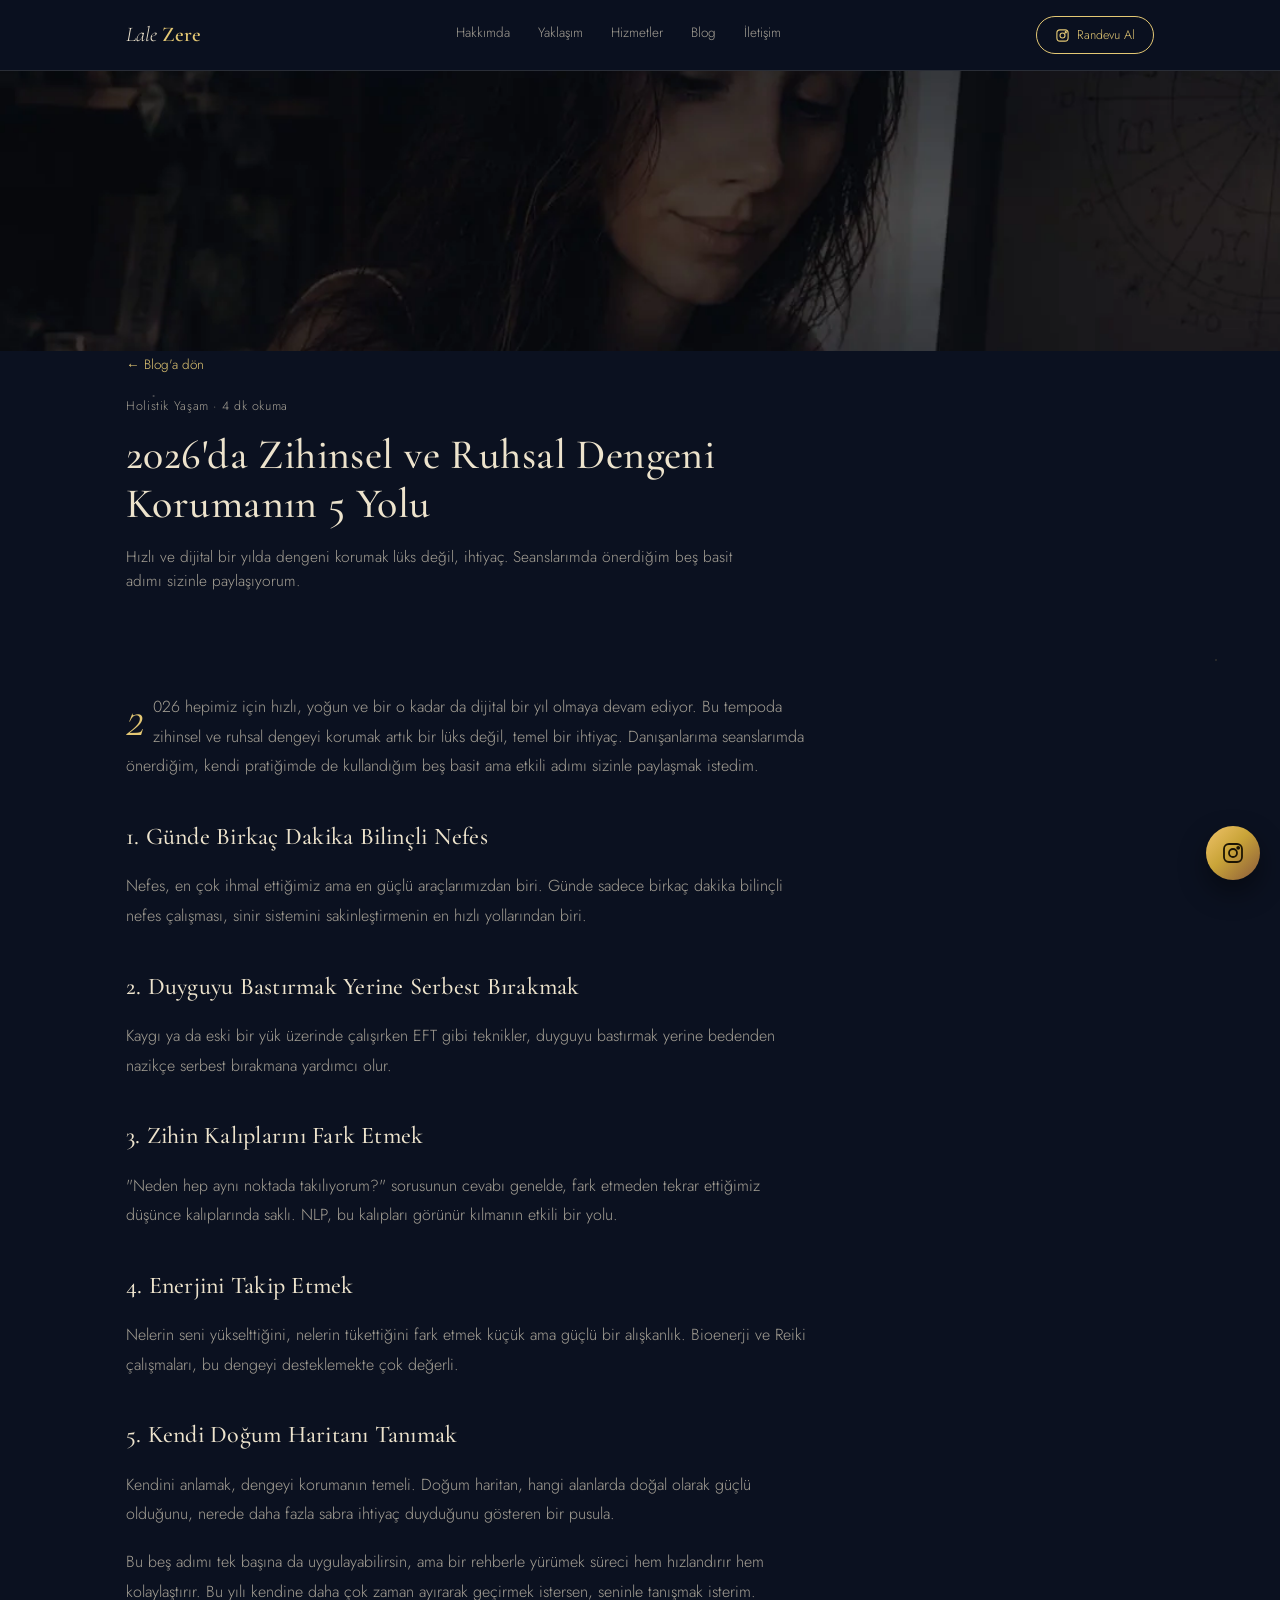
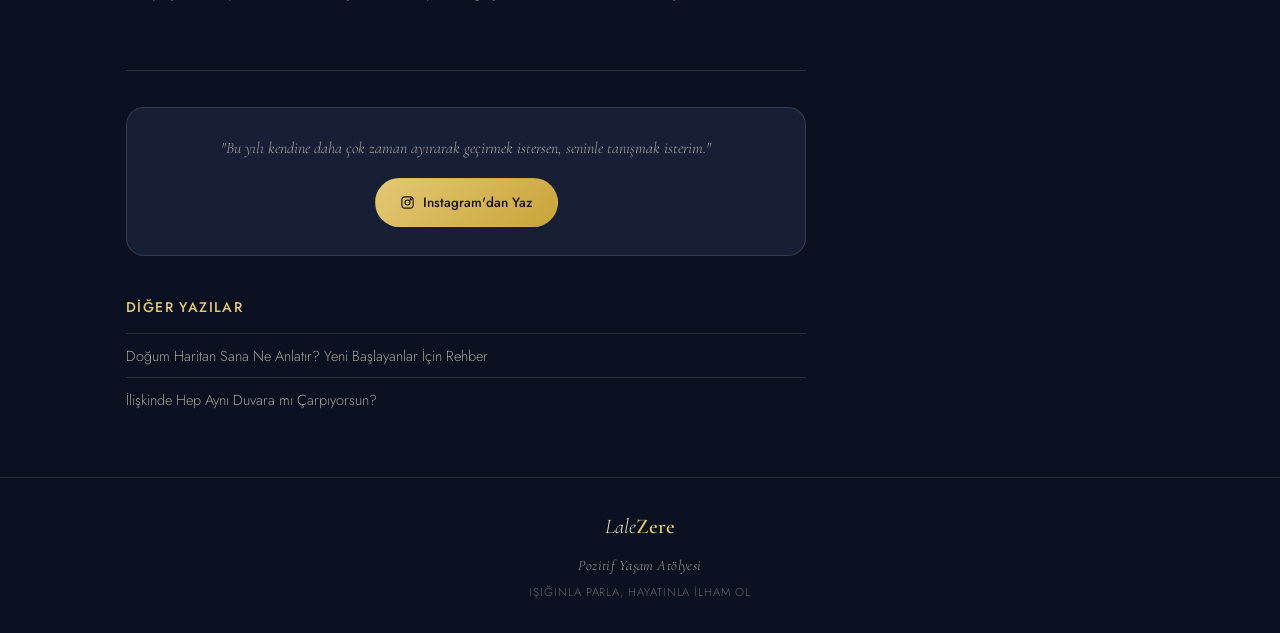
<file: 2026-ruhsal-denge.html>
<!DOCTYPE html>
<html lang="tr">
<head>
<meta charset="UTF-8">
<meta name="viewport" content="width=device-width, initial-scale=1.0">
<meta name="robots" content="index, follow">

<title>2026'da Zihinsel ve Ruhsal Dengeni Korumanın 5 Yolu | Lale Zere</title>
<meta name="description" content="2026'nın hızlı temposunda dengeni korumak için EFT, nefes çalışması, NLP ve daha fazlasını içeren 5 pratik öneri.">
<meta name="keywords" content="ruhsal denge, zihinsel denge, stres yönetimi, EFT, nefes koçluğu, holistik yaşam, 2026 wellness">
<link rel="canonical" href="https://pozitifyasamatolyesi.github.io/Pozitif-yasam/2026-ruhsal-denge.html">

<meta property="og:type" content="article">
<meta property="og:title" content="2026'da Zihinsel ve Ruhsal Dengeni Korumanın 5 Yolu">
<meta property="og:description" content="2026'nın hızlı temposunda dengeni korumak için EFT, nefes çalışması, NLP ve daha fazlasını içeren 5 pratik öneri.">
<meta property="og:image" content="og-2026-ruhsal-denge.jpg">
<meta property="og:image:width" content="1200">
<meta property="og:image:height" content="630">
<meta property="og:url" content="https://pozitifyasamatolyesi.github.io/Pozitif-yasam/2026-ruhsal-denge.html">
<meta property="og:locale" content="tr_TR">
<meta name="twitter:card" content="summary_large_image">
<meta name="twitter:title" content="2026'da Zihinsel ve Ruhsal Dengeni Korumanın 5 Yolu">
<meta name="twitter:description" content="2026'nın hızlı temposunda dengeni korumak için EFT, nefes çalışması, NLP ve daha fazlasını içeren 5 pratik öneri.">
<meta name="twitter:image" content="og-2026-ruhsal-denge.jpg">

<meta name="geo.region" content="TR">
<meta name="geo.placename" content="Türkiye">

<script type="application/ld+json">
{
  "@context": "https://schema.org",
  "@type": "BlogPosting",
  "headline": "2026'da Zihinsel ve Ruhsal Dengeni Korumanın 5 Yolu",
  "description": "2026'nın hızlı temposunda dengeni korumak için EFT, nefes çalışması, NLP ve daha fazlasını içeren 5 pratik öneri.",
  "author": { "@type": "Person", "name": "Lale Zere", "jobTitle": "Astrolog & Holistik Tıp Sağlık Koçu" },
  "publisher": { "@type": "Organization", "name": "Pozitif Yaşam Atölyesi" },
  "mainEntityOfPage": "https://pozitifyasamatolyesi.github.io/Pozitif-yasam/2026-ruhsal-denge.html",
  "image": "og-2026-ruhsal-denge.jpg",
  "datePublished": "2026-08-18",
  "dateModified": "2026-08-18",
  "inLanguage": "tr-TR"
}
</script>

<!-- Google tag (gtag.js) -->
<script async src="https://www.googletagmanager.com/gtag/js?id=G-SK6NC01D5G"></script>
<script>
  window.dataLayer = window.dataLayer || [];
  function gtag(){dataLayer.push(arguments);}
  gtag('js', new Date());
  gtag('config', 'G-SK6NC01D5G');
</script>

<link rel="preconnect" href="https://fonts.googleapis.com">
<link rel="preconnect" href="https://fonts.gstatic.com" crossorigin>
<link href="https://fonts.googleapis.com/css2?family=Cormorant+Garamond:ital,wght@0,400;0,500;0,600;1,400;1,500&family=Jost:wght@300;400;500;600&display=swap" rel="stylesheet">
<style>
  :root{
    --ink:#0B1120;
    --ink-2:#121A2E;
    --card:#161F36;
    --line: rgba(233,223,200,0.14);
    --gold:#C9A438;
    --gold-soft:#E4C874;
    --champagne:#EDE3CC;
    --champagne-dim: rgba(237,227,204,0.68);
    --radius: 18px;
  }
  *{box-sizing:border-box; margin:0; padding:0;}
  html{scroll-behavior:smooth;}
  body{
    background: var(--ink);
    color: var(--champagne);
    font-family: 'Jost', sans-serif;
    font-weight:300;
    line-height:1.6;
    overflow-x:hidden;
    position:relative;
  }
  /* subtle celestial starfield */
  body::before{
    content:"";
    position:fixed; inset:0; z-index:0; pointer-events:none;
    background-image:
      radial-gradient(1.5px 1.5px at 12% 18%, rgba(237,227,204,0.55), transparent),
      radial-gradient(1.5px 1.5px at 78% 8%, rgba(237,227,204,0.4), transparent),
      radial-gradient(1px 1px at 42% 32%, rgba(228,200,116,0.5), transparent),
      radial-gradient(1.5px 1.5px at 88% 62%, rgba(237,227,204,0.35), transparent),
      radial-gradient(1px 1px at 22% 72%, rgba(228,200,116,0.4), transparent),
      radial-gradient(1.5px 1.5px at 65% 88%, rgba(237,227,204,0.3), transparent),
      radial-gradient(1px 1px at 8% 55%, rgba(237,227,204,0.4), transparent),
      radial-gradient(1.5px 1.5px at 95% 30%, rgba(228,200,116,0.35), transparent);
    background-repeat: repeat;
    background-size: 100% 2200px;
    opacity:0.7;
  }
  body > *{ position:relative; z-index:1; }

  /* scroll reveal */
  .reveal{ opacity:0; transform: translateY(22px); transition: opacity .8s ease, transform .8s ease; }
  .reveal.in{ opacity:1; transform:none; }
  @media (prefers-reduced-motion: reduce){ .reveal{ opacity:1; transform:none; transition:none; } }
  h1,h2,h3,.serif{ font-family:'Cormorant Garamond', serif; font-weight:500; letter-spacing:0.01em; }
  a{ color:inherit; text-decoration:none; }
  img{ max-width:100%; display:block; }
  .wrap{ max-width:1080px; margin:0 auto; padding:0 26px; }

  .eyebrow{
    font-size:12px; letter-spacing:0.26em; text-transform:uppercase;
    color: var(--gold-soft);
    display:flex; align-items:center; gap:10px;
    margin-bottom:12px;
  }
  .eyebrow::before{ content:"✦"; font-size:11px; }
  .eyebrow.center{ justify-content:center; }

  /* orbit decoration */
  .orbit-field{ position:absolute; inset:0; pointer-events:none; overflow:hidden; }
  .ring{ position:absolute; border-radius:50%; border:1px solid rgba(201,164,56,0.28); }
  .ring.dashed{ border-style:dashed; border-color: rgba(237,227,204,0.14); }
  .ring.spin{ animation: spin 140s linear infinite; }
  @keyframes spin{ from{transform:rotate(0deg);} to{transform:rotate(360deg);} }
  @media (prefers-reduced-motion: reduce){ .ring.spin{ animation:none; } }

  /* nav */
  header{ position:sticky; top:0; z-index:50; background: rgba(11,17,32,0.86); backdrop-filter: blur(10px); border-bottom:1px solid var(--line); }
  nav{ display:flex; align-items:center; justify-content:space-between; padding:16px 26px; max-width:1080px; margin:0 auto; }
  .brand{ font-family:'Cormorant Garamond', serif; font-style:italic; font-size:21px; }
  .brand b{ font-style:normal; font-weight:600; color:var(--gold-soft); }
  .nav-links{ display:flex; gap:28px; font-size:13.5px; }
  .nav-links a{ color:var(--champagne-dim); transition:color .2s ease; position:relative; padding-bottom:4px; }
  .nav-links a::after{
    content:""; position:absolute; left:0; bottom:0; width:0; height:1px; background:var(--gold-soft);
    transition: width .25s ease;
  }
  .nav-links a:hover, .nav-links a:focus-visible{ color:var(--gold-soft); }
  .nav-links a.active{ color:var(--gold-soft); }
  .nav-links a.active::after{ width:100%; }
  .nav-cta{ display:inline-flex; align-items:center; gap:7px; border:1px solid var(--gold-soft); color:var(--gold-soft) !important; padding:8px 18px; border-radius:999px; font-size:12.5px; transition:.2s ease; }
  .nav-cta:hover, .nav-cta:focus-visible{ background:var(--gold-soft); color:var(--ink) !important; }
  .nav-actions{ display:flex; align-items:center; gap:10px; }
  .nav-blog-pill{
    display:none; align-items:center; gap:6px;
    color:var(--champagne) !important; padding:8px 14px;
    border-radius:999px; font-size:12.5px; border:1px solid var(--line);
    transition:.2s ease;
  }
  .nav-blog-pill:hover, .nav-blog-pill:focus-visible{ border-color:var(--gold-soft); color:var(--gold-soft) !important; }
  @media (max-width:880px){ .nav-links{ display:none; } .nav-blog-pill{ display:inline-flex; } }

  /* floating action button */
  .fab{
    position:fixed; right:20px; bottom:20px; z-index:60;
    width:54px; height:54px; border-radius:50%;
    display:flex; align-items:center; justify-content:center;
    background: linear-gradient(135deg, #F0C36B, #C9A438 45%, #8A5A3B);
    color:#1B1404; box-shadow: 0 12px 28px rgba(0,0,0,0.45);
    opacity:0; pointer-events:none; transform: translateY(12px) scale(0.9);
    transition: opacity .35s ease, transform .35s ease;
  }
  .fab.show{ opacity:1; pointer-events:auto; transform:none; }
  .fab svg{ width:24px; height:24px; }
  .fab:hover, .fab:focus-visible{ transform: translateY(-3px) scale(1.04); }

  /* hero */
  .hero{ position:relative; padding:36px 0 56px; overflow:hidden; }
  .hero-kicker{ font-family:'Cormorant Garamond', serif; font-style:italic; font-size:15px; color:var(--gold-soft); letter-spacing:0.05em; margin-bottom:22px; position:relative; z-index:2; }
  .hero-grid{ position:relative; z-index:2; display:grid; grid-template-columns: 1.1fr 0.9fr; gap:44px; align-items:center; }
  .hero h1{ font-size:clamp(30px,4.4vw,46px); line-height:1.14; color:var(--champagne); }
  .hero h1 em{ font-style:italic; color:var(--gold-soft); }
  .hero p.lead{ margin-top:16px; max-width:440px; color:var(--champagne-dim); font-size:15.5px; }
  .cta-row{ display:flex; gap:14px; align-items:center; flex-wrap:wrap; margin-top:26px; }
  .btn{ display:inline-flex; align-items:center; gap:8px; padding:13px 24px; border-radius:999px; font-size:13.5px; transition:.2s ease; border:1px solid transparent; }
  .btn-primary{ background: linear-gradient(135deg, var(--gold-soft), var(--gold)); color:#1B1404; font-weight:500; }
  .btn-primary:hover, .btn-primary:focus-visible{ transform: translateY(-2px); box-shadow:0 12px 26px rgba(201,164,56,0.28); }
  .btn-ghost{ border-color: var(--line); color: var(--champagne); }
  .btn-ghost:hover, .btn-ghost:focus-visible{ border-color: var(--gold-soft); color:var(--gold-soft); }
  .hero-quote{ margin-top:26px; font-family:'Cormorant Garamond', serif; font-style:italic; font-size:15.5px; color: var(--champagne-dim); border-left:1px solid var(--gold-soft); padding-left:14px; max-width:400px; }

  .hero-art{ position:relative; min-height:420px; display:flex; align-items:center; justify-content:center; }
  .portrait-wrap{ position:relative; width:300px; height:346px; }
  .portrait-wrap .ring{ top:50%; left:50%; transform:translate(-50%,-50%); }
  .photo-card{
    position:absolute; z-index:3; left:50%; top:50%; transform: translate(-50%,-50%);
    width:264px; aspect-ratio: 4/5;
    border-radius:14px;
    overflow:hidden;
    box-shadow: 0 30px 60px -12px rgba(0,0,0,0.55), 0 0 0 1px rgba(228,200,116,0.35);
  }
  .photo-card img{ width:100%; height:100%; object-fit:cover; object-position:50% 22%; display:block; }
  .photo-card::after{
    content:""; position:absolute; inset:0; border-radius:14px;
    box-shadow: inset 0 0 0 1px rgba(237,227,204,0.18);
    pointer-events:none;
  }
  .photo-frame-corner{
    position:absolute; width:22px; height:22px; border:1px solid var(--gold-soft); z-index:4; opacity:0.85;
  }
  .photo-frame-corner.tl{ top:-10px; left:-10px; border-right:none; border-bottom:none; }
  .photo-frame-corner.br{ bottom:-10px; right:-10px; border-left:none; border-top:none; }
  .hero-caption{ position:absolute; bottom:-30px; left:50%; transform:translateX(-50%); font-family:'Cormorant Garamond', serif; font-style:italic; font-size:13.5px; color: var(--gold-soft); white-space:nowrap; z-index:4; }

  /* sections */
  section{ position:relative; padding:56px 0; }
  .alt{ background: var(--ink-2); border-top:1px solid var(--line); border-bottom:1px solid var(--line); }
  .section-head{ max-width:600px; margin-bottom:32px; }
  .section-head h2{ font-size:clamp(24px,3vw,32px); color:var(--champagne); }
  .section-head p{ margin-top:10px; color:var(--champagne-dim); font-size:14.5px; }
  .center-head{ text-align:center; margin-left:auto; margin-right:auto; }

  .tagline{ font-family:'Cormorant Garamond', serif; font-style:italic; font-size:17px; color:var(--gold-soft); margin-top:6px; }
  .brand-sub{ font-family:'Cormorant Garamond', serif; font-style:italic; font-size:14.5px; color:var(--champagne-dim); letter-spacing:0.03em; margin-top:2px; }
  .ig-icon{ width:15px; height:15px; flex-shrink:0; }
  .about-name{ font-size:clamp(26px,3.4vw,34px); color:var(--champagne); }

  /* chip row (modalities) */
  .chip-row{ display:flex; flex-wrap:wrap; gap:10px; margin-top:22px; }
  .chip{ display:inline-flex; align-items:center; gap:8px; background:var(--card); border:1px solid var(--line); border-radius:999px; padding:9px 16px 9px 12px; font-size:13.5px; transition:.2s ease; }
  .chip:hover{ border-color: rgba(201,164,56,0.45); }
  .chip .g{ color:var(--gold-soft); font-family:'Cormorant Garamond', serif; font-style:italic; font-size:15px; }

  .stat-row{ display:flex; gap:38px; margin-top:34px; flex-wrap:wrap; }
  .stat{ display:flex; flex-direction:column; }
  .stat-num{ font-family:'Cormorant Garamond', serif; font-size:30px; color:var(--gold-soft); line-height:1; }
  .stat-label{ font-size:11.5px; letter-spacing:0.12em; text-transform:uppercase; color:var(--champagne-dim); margin-top:6px; }

  /* services compact grid */
  .services{ display:grid; grid-template-columns: repeat(3, 1fr); gap:14px; }
  .service-card{ background:var(--card); border:1px solid var(--line); border-radius: var(--radius); padding:20px 18px; }
  .service-card .g{ color:var(--gold-soft); font-family:'Cormorant Garamond', serif; font-style:italic; font-size:19px; display:block; margin-bottom:8px; }
  .service-card h3{ font-size:16.5px; color:var(--champagne); margin-bottom:5px; font-weight:500; }
  .service-card p{ font-size:12.8px; color:var(--champagne-dim); line-height:1.5; }
  @media (max-width:880px){ .services{ grid-template-columns: repeat(2,1fr); } }
  @media (max-width:560px){ .services{ grid-template-columns: 1fr; } }

  /* why + process combined */
  .why-row{ display:flex; justify-content:center; flex-wrap:wrap; gap:26px; margin-top:8px; }
  .why-item{ text-align:center; width:96px; }
  .why-item .g{ font-family:'Cormorant Garamond', serif; font-style:italic; font-size:24px; color:var(--gold-soft); display:block; margin-bottom:6px; }
  .why-item span{ font-size:12.5px; color:var(--champagne-dim); }

  .process-row{ display:flex; justify-content:center; align-items:center; gap:10px; flex-wrap:wrap; margin-top:40px; font-size:13.5px; color:var(--champagne-dim); }
  .process-row b{ color:var(--champagne); font-weight:500; }
  .process-row .arrow{ color:var(--gold-soft); }

  /* contact */
  .contact{ text-align:center; position:relative; }
  .contact h2{ font-size:clamp(26px,3.6vw,36px); }
  .contact p.lead{ max-width:440px; margin:12px auto 26px; color:var(--champagne-dim); font-size:14.5px; }
  .ig-btn{ display:inline-flex; align-items:center; gap:10px; padding:15px 30px; border-radius:999px; background: linear-gradient(135deg, #F0C36B, #C9A438 45%, #8A5A3B); color:#1B1404; font-size:14px; font-weight:500; transition:.2s ease; }
  .ig-btn:hover, .ig-btn:focus-visible{ transform: translateY(-2px); box-shadow:0 16px 34px rgba(201,164,56,0.3); }
  .ig-btn svg{ width:18px; height:18px; }
  .tag-row{ display:flex; gap:8px; flex-wrap:wrap; justify-content:center; margin-top:22px; }
  .tag-pill{ font-size:11.5px; padding:6px 14px; border-radius:999px; border:1px solid var(--gold-soft); color:var(--gold-soft); }
  .contact-quote{ margin-top:26px; font-family:'Cormorant Garamond', serif; font-style:italic; color: var(--champagne-dim); font-size:14.5px; }

  /* blog */
  .blog-intro{ max-width:640px; color:var(--champagne-dim); font-size:14.5px; margin-bottom:30px; }
  .blog-intro em{ color:var(--gold-soft); font-style:italic; }
  .blog-list{ display:flex; flex-direction:column; gap:10px; }
  .blog-topic{
    background:var(--card); border:1px solid var(--line); border-radius:14px;
    overflow:hidden;
  }
  .blog-topic summary{
    list-style:none; cursor:pointer; padding:16px 20px;
    display:flex; align-items:center; gap:12px; font-size:15px; color:var(--champagne);
    -webkit-tap-highlight-color: transparent;
  }
  .blog-topic summary::-webkit-details-marker{ display:none; }
  .blog-topic summary .g{ font-family:'Cormorant Garamond', serif; font-style:italic; color:var(--gold-soft); font-size:19px; flex-shrink:0; }
  .blog-topic summary .t{ flex:1; }
  .blog-topic summary .chevron{ color:var(--gold-soft); font-size:13px; transition: transform .25s ease; flex-shrink:0; }
  .blog-topic[open] summary .chevron{ transform: rotate(90deg); }
  .blog-topic .blog-body{ padding:0 20px 20px 52px; color:var(--champagne-dim); font-size:14px; line-height:1.7; }
  .blog-cta{ margin-top:30px; text-align:center; }

  /* full-text blog article cards */
  .post-grid{ display:flex; flex-direction:column; gap:16px; margin-bottom:44px; }
  .post-card{
    background:var(--card); border:1px solid var(--line); border-radius:16px;
    padding:22px 24px; scroll-margin-top:90px;
  }
  .post-card-head{ display:flex; align-items:flex-start; gap:12px; margin-bottom:14px; }
  .post-card-head .g{ font-family:'Cormorant Garamond', serif; font-style:italic; color:var(--gold-soft); font-size:22px; line-height:1.3; flex-shrink:0; }
  .post-card-title{ font-size:18.5px; color:var(--champagne); font-weight:500; line-height:1.3; }
  .post-card-meta{ display:block; font-size:11.5px; color:var(--champagne-dim); letter-spacing:0.08em; text-transform:uppercase; margin-top:4px; }
  .post-card p{ font-size:14px; color:var(--champagne-dim); line-height:1.7; margin-bottom:12px; }
  .post-card p:last-child{ margin-bottom:0; }

  footer{ border-top:1px solid var(--line); padding:32px 0; text-align:center; }
  footer .brand{ justify-content:center; display:inline-flex; margin-bottom:8px; }
  footer p{ font-size:11.5px; letter-spacing:0.08em; text-transform:uppercase; color: rgba(237,227,204,0.4); }

  @media (max-width: 880px){
    .hero-grid{ grid-template-columns:1fr; }
    .hero-art{ order:-1; min-height:340px; }
    .portrait-wrap{ width:260px; height:300px; }
    .photo-card{ width:230px; }
  }
  :focus-visible{ outline:2px solid var(--gold-soft); outline-offset:3px; }

  /* ---------- blog post page ---------- */
  .post-hero{ padding:0 0 8px; }
  .post-banner{ width:100%; height:280px; object-fit:cover; display:block; }
  @media (max-width:640px){ .post-banner{ height:200px; } }
  .post-meta{ font-size:12.5px; color:var(--champagne-dim); letter-spacing:0.05em; margin-top:14px; }
  .post-title{ font-size:clamp(28px,4.2vw,42px); color:var(--champagne); line-height:1.18; margin-top:14px; max-width:760px; }
  .post-lead{ margin-top:16px; max-width:640px; color:var(--champagne-dim); font-size:15.5px; }
  .post-body{ max-width:680px; padding:34px 0 10px; color:var(--champagne-dim); font-size:16px; line-height:1.85; }
  .post-body h2{ font-size:24px; color:var(--champagne); margin:34px 0 12px; }
  .post-body p{ margin-bottom:18px; }
  .post-body p:first-of-type::first-letter{
    font-family:'Cormorant Garamond', serif; font-style:italic; color:var(--gold-soft);
    font-size:52px; float:left; line-height:0.8; padding-right:8px; padding-top:6px;
  }
  .post-back{ display:inline-flex; align-items:center; gap:8px; color:var(--gold-soft); font-size:13.5px; margin-bottom:6px; }
  .post-back:hover{ opacity:0.8; }
  .post-divider{ border:none; border-top:1px solid var(--line); margin:36px 0; }
  .post-cta{ background:var(--card); border:1px solid var(--line); border-radius:var(--radius); padding:28px; text-align:center; max-width:680px; }
  .post-cta p{ font-family:'Cormorant Garamond', serif; font-style:italic; color:var(--champagne-dim); font-size:16px; margin-bottom:16px; }
  .related{ max-width:680px; margin-top:40px; }
  .related h3{ font-size:14px; letter-spacing:0.1em; text-transform:uppercase; color:var(--gold-soft); font-family:'Jost',sans-serif; font-weight:500; margin-bottom:14px; }
  .related a{ display:block; color:var(--champagne-dim); font-size:14.5px; padding:10px 0; border-top:1px solid var(--line); transition:color .2s ease; }
  .related a:hover{ color:var(--gold-soft); }

  /* teaser cards on homepage linking out to full posts */
  .post-teaser{
    display:block; background:var(--card); border:1px solid var(--line); border-radius:16px;
    padding:20px 22px; text-decoration:none; transition:.2s ease;
  }
  .post-teaser:hover{ border-color: rgba(201,164,56,0.4); transform: translateY(-2px); }
  .post-teaser-head{ display:flex; align-items:flex-start; gap:12px; }
  .post-teaser-head .g{ font-family:'Cormorant Garamond', serif; font-style:italic; color:var(--gold-soft); font-size:22px; line-height:1.3; flex-shrink:0; }
  .post-teaser-title{ font-size:17px; color:var(--champagne); font-weight:500; line-height:1.3; }
  .post-teaser-meta{ display:block; font-size:11.5px; color:var(--champagne-dim); letter-spacing:0.08em; text-transform:uppercase; margin-top:4px; }
  .post-teaser-excerpt{ font-size:13.5px; color:var(--champagne-dim); margin-top:10px; line-height:1.6; }
  .post-teaser-more{ display:inline-block; margin-top:12px; font-size:12.5px; color:var(--gold-soft); }

</style>
</head>
<body>

<header>
  <nav>
    <a class="brand" href="index.html">Lale <b>Zere</b></a>
    <div class="nav-links">
      <a href="index.html#hakkimda">Hakkımda</a>
      <a href="index.html#yaklasim">Yaklaşım</a>
      <a href="index.html#hizmetler">Hizmetler</a>
      <a href="index.html#blog">Blog</a>
      <a href="index.html#iletisim">İletişim</a>
    </div>
    <div class="nav-actions">
      <a class="nav-blog-pill" href="index.html#blog">✎ Blog</a>
      <a class="nav-cta" href="https://instagram.com/pozitifyasam2026" target="_blank" rel="noopener noreferrer">
        <svg class="ig-icon" viewBox="0 0 24 24" fill="none" stroke="currentColor" stroke-width="1.8"><rect x="3" y="3" width="18" height="18" rx="5"/><circle cx="12" cy="12" r="4"/><circle cx="17.2" cy="6.8" r="1"/></svg>
        Randevu Al
      </a>
    </div>
  </nav>
</header>

<img class="post-banner" src="[data-uri]" alt="Lale Zere astroloji ve doğum haritası çalışma masası" loading="lazy">
<section class="post-hero">
  <div class="wrap">
    <a class="post-back" href="index.html#blog">← Blog'a dön</a>
    <p class="post-meta">Holistik Yaşam · 4 dk okuma</p>
    <h1 class="post-title">2026'da Zihinsel ve Ruhsal Dengeni Korumanın 5 Yolu</h1>
    <p class="post-lead">Hızlı ve dijital bir yılda dengeni korumak lüks değil, ihtiyaç. Seanslarımda önerdiğim beş basit adımı sizinle paylaşıyorum.</p>
  </div>
</section>

<section>
  <div class="wrap">
    <div class="post-body">
      <p>2026 hepimiz için hızlı, yoğun ve bir o kadar da dijital bir yıl olmaya devam ediyor. Bu tempoda zihinsel ve ruhsal dengeyi korumak artık bir lüks değil, temel bir ihtiyaç. Danışanlarıma seanslarımda önerdiğim, kendi pratiğimde de kullandığım beş basit ama etkili adımı sizinle paylaşmak istedim.</p>

      <h2>1. Günde Birkaç Dakika Bilinçli Nefes</h2>
      <p>Nefes, en çok ihmal ettiğimiz ama en güçlü araçlarımızdan biri. Günde sadece birkaç dakika bilinçli nefes çalışması, sinir sistemini sakinleştirmenin en hızlı yollarından biri.</p>

      <h2>2. Duyguyu Bastırmak Yerine Serbest Bırakmak</h2>
      <p>Kaygı ya da eski bir yük üzerinde çalışırken EFT gibi teknikler, duyguyu bastırmak yerine bedenden nazikçe serbest bırakmana yardımcı olur.</p>

      <h2>3. Zihin Kalıplarını Fark Etmek</h2>
      <p>"Neden hep aynı noktada takılıyorum?" sorusunun cevabı genelde, fark etmeden tekrar ettiğimiz düşünce kalıplarında saklı. NLP, bu kalıpları görünür kılmanın etkili bir yolu.</p>

      <h2>4. Enerjini Takip Etmek</h2>
      <p>Nelerin seni yükselttiğini, nelerin tükettiğini fark etmek küçük ama güçlü bir alışkanlık. Bioenerji ve Reiki çalışmaları, bu dengeyi desteklemekte çok değerli.</p>

      <h2>5. Kendi Doğum Haritanı Tanımak</h2>
      <p>Kendini anlamak, dengeyi korumanın temeli. Doğum haritan, hangi alanlarda doğal olarak güçlü olduğunu, nerede daha fazla sabra ihtiyaç duyduğunu gösteren bir pusula.</p>

      <p>Bu beş adımı tek başına da uygulayabilirsin, ama bir rehberle yürümek süreci hem hızlandırır hem kolaylaştırır. Bu yılı kendine daha çok zaman ayırarak geçirmek istersen, seninle tanışmak isterim.</p>
    </div>

    <hr class="post-divider" style="max-width:680px;">

    <div class="post-cta">
      <p>"Bu yılı kendine daha çok zaman ayırarak geçirmek istersen, seninle tanışmak isterim."</p>
      <a class="btn btn-primary" href="https://instagram.com/pozitifyasam2026" target="_blank" rel="noopener noreferrer">
        <svg class="ig-icon" viewBox="0 0 24 24" fill="none" stroke="currentColor" stroke-width="1.8"><rect x="3" y="3" width="18" height="18" rx="5"/><circle cx="12" cy="12" r="4"/><circle cx="17.2" cy="6.8" r="1"/></svg>
        Instagram'dan Yaz
      </a>
    </div>

    <div class="related">
      <h3>Diğer Yazılar</h3>
      <a href="dogum-haritasi-rehberi.html">Doğum Haritan Sana Ne Anlatır? Yeni Başlayanlar İçin Rehber</a>
      <a href="iliski-uyum-astrolojisi.html">İlişkinde Hep Aynı Duvara mı Çarpıyorsun?</a>
    </div>
  </div>
</section>

<a class="fab" id="fab" href="https://instagram.com/pozitifyasam2026" target="_blank" rel="noopener noreferrer" aria-label="Instagram'dan Yaz">
  <svg viewBox="0 0 24 24" fill="none" stroke="currentColor" stroke-width="1.8"><rect x="3" y="3" width="18" height="18" rx="5"/><circle cx="12" cy="12" r="4"/><circle cx="17.2" cy="6.8" r="1"/></svg>
</a>

<footer>
  <a class="brand" href="index.html">Lale <b>Zere</b></a>
  <p class="brand-sub" style="text-transform:none; letter-spacing:0.03em; margin-bottom:6px;">Pozitif Yaşam Atölyesi</p>
  <p>Işığınla parla, hayatınla ilham ol</p>
</footer>

<script>
(function(){
  var fab = document.getElementById('fab');
  function onScroll(){ if(fab){ fab.classList.add('show'); } }
  window.addEventListener('scroll', onScroll, { passive: true });
  onScroll();
})();
</script>

</body>
</html>
</file>
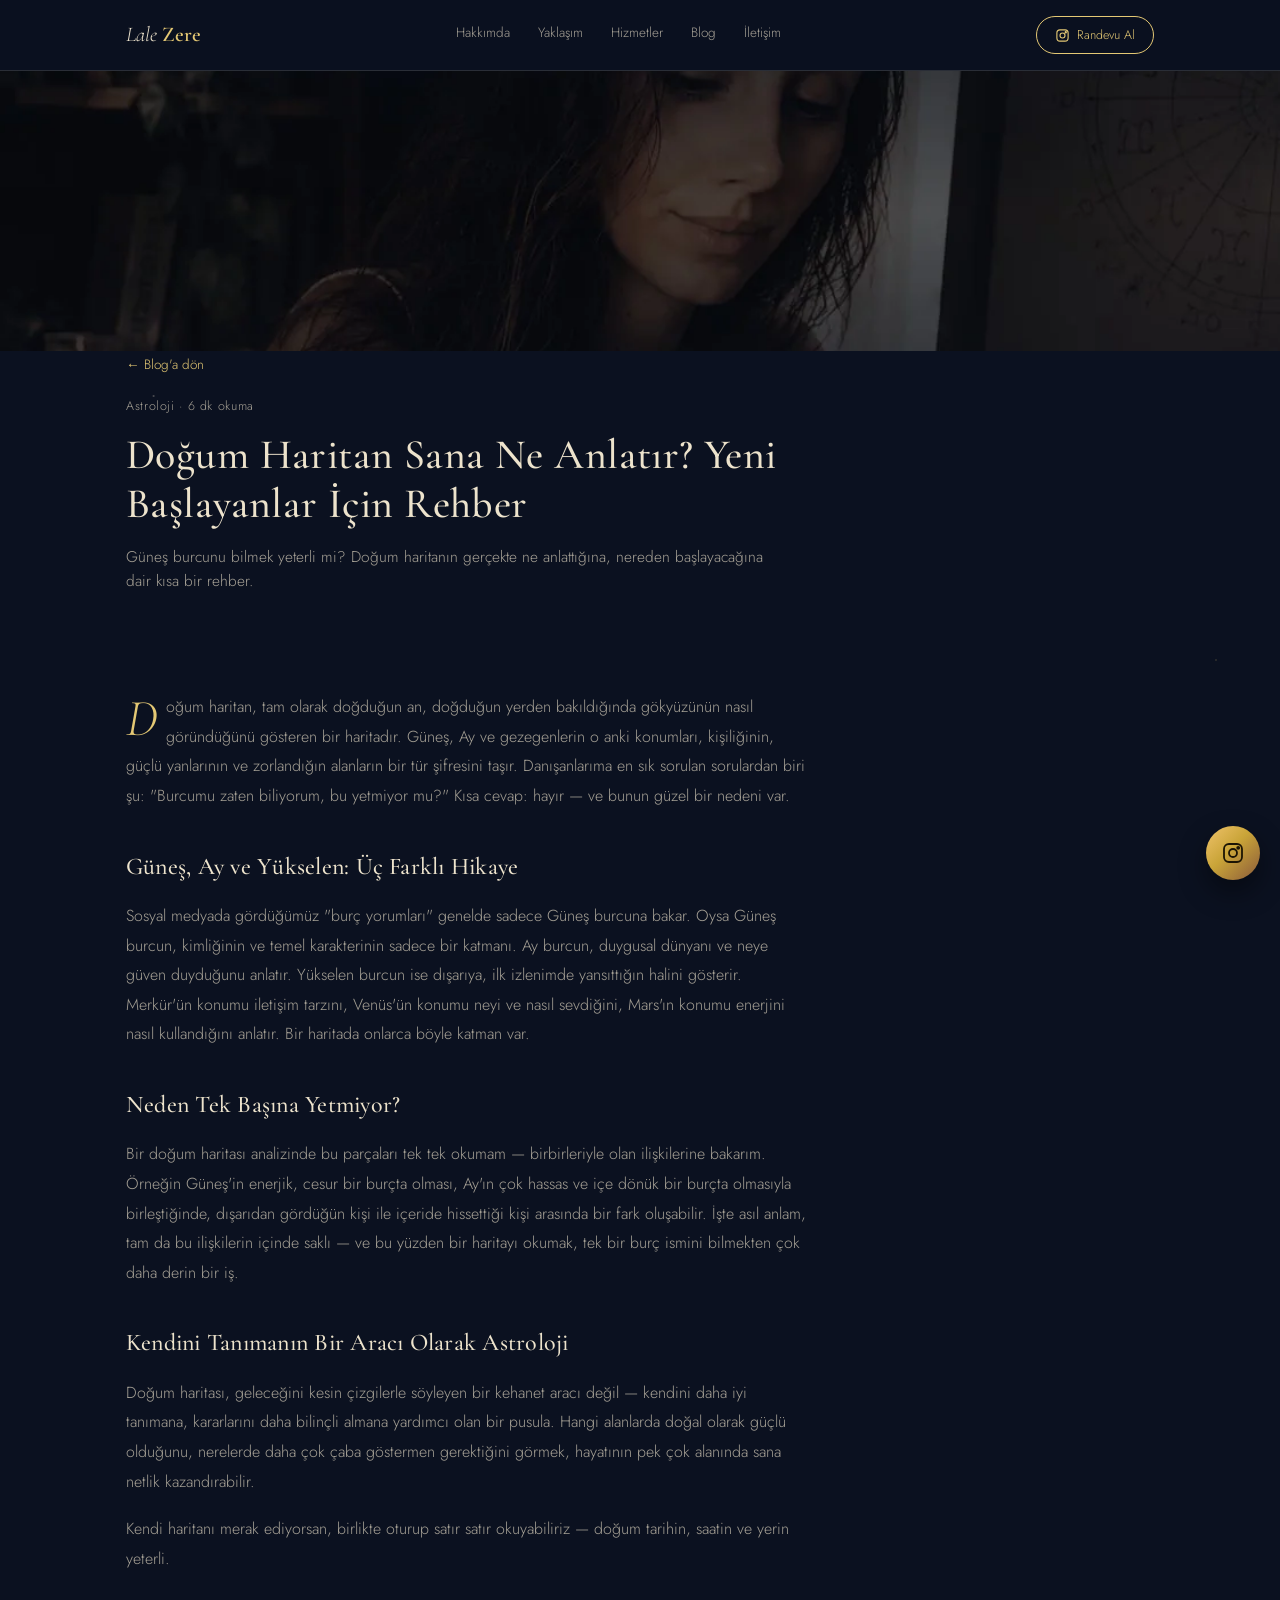
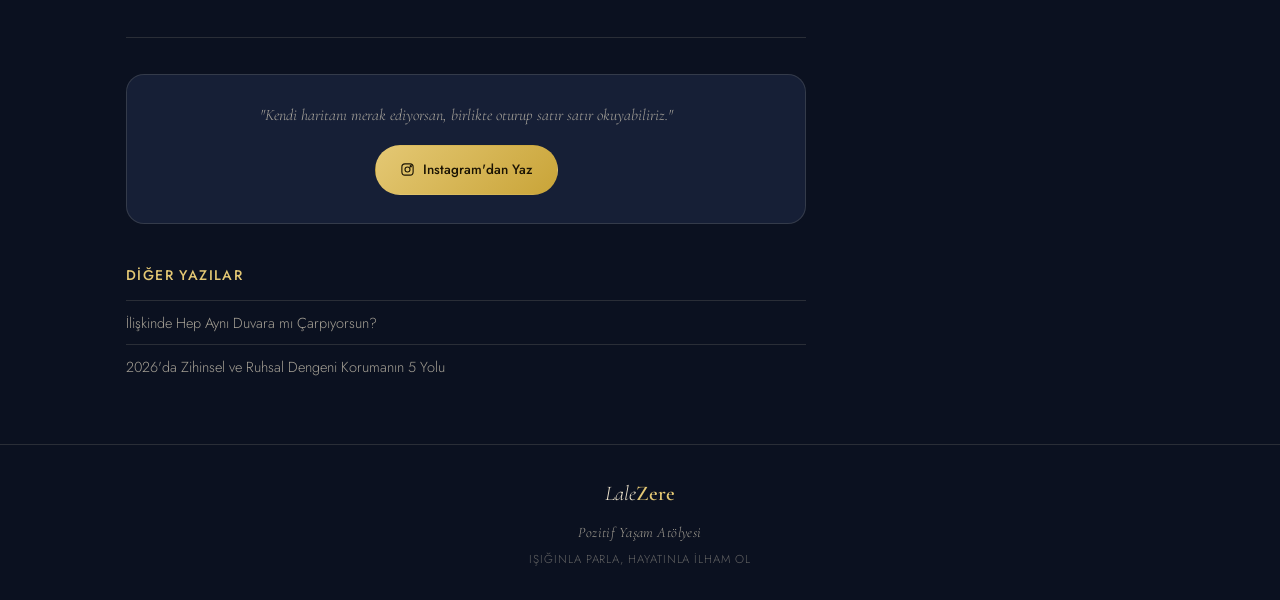
<file: dogum-haritasi-rehberi.html>
<!DOCTYPE html>
<html lang="tr">
<head>
<meta charset="UTF-8">
<meta name="viewport" content="width=device-width, initial-scale=1.0">
<meta name="robots" content="index, follow">

<title>Doğum Haritası Nedir? Yeni Başlayanlar İçin Rehber | Lale Zere</title>
<meta name="description" content="Doğum haritan sana ne anlatır? Güneş, Ay ve Yükselen burcun anlamını, astrolojiye yeni başlayanlar için Lale Zere kaleme aldı.">
<meta name="keywords" content="doğum haritası nedir, doğum haritası okuma, güneş burcu, ay burcu, yükselen burç, astroloji rehberi, doğum haritası analizi">
<link rel="canonical" href="https://pozitifyasamatolyesi.github.io/Pozitif-yasam/dogum-haritasi-rehberi.html">

<meta property="og:type" content="article">
<meta property="og:title" content="Doğum Haritası Nedir? Yeni Başlayanlar İçin Rehber">
<meta property="og:description" content="Doğum haritan sana ne anlatır? Güneş, Ay ve Yükselen burcun anlamını, astrolojiye yeni başlayanlar için Lale Zere kaleme aldı.">
<meta property="og:image" content="og-dogum-haritasi-rehberi.jpg">
<meta property="og:image:width" content="1200">
<meta property="og:image:height" content="630">
<meta property="og:url" content="https://pozitifyasamatolyesi.github.io/Pozitif-yasam/dogum-haritasi-rehberi.html">
<meta property="og:locale" content="tr_TR">
<meta name="twitter:card" content="summary_large_image">
<meta name="twitter:title" content="Doğum Haritası Nedir? Yeni Başlayanlar İçin Rehber">
<meta name="twitter:description" content="Doğum haritan sana ne anlatır? Güneş, Ay ve Yükselen burcun anlamını, astrolojiye yeni başlayanlar için Lale Zere kaleme aldı.">
<meta name="twitter:image" content="og-dogum-haritasi-rehberi.jpg">

<meta name="geo.region" content="TR">
<meta name="geo.placename" content="Türkiye">

<script type="application/ld+json">
{
  "@context": "https://schema.org",
  "@type": "BlogPosting",
  "headline": "Doğum Haritası Nedir? Yeni Başlayanlar İçin Rehber",
  "description": "Doğum haritan sana ne anlatır? Güneş, Ay ve Yükselen burcun anlamını, astrolojiye yeni başlayanlar için Lale Zere kaleme aldı.",
  "author": { "@type": "Person", "name": "Lale Zere", "jobTitle": "Astrolog & Holistik Tıp Sağlık Koçu" },
  "publisher": { "@type": "Organization", "name": "Pozitif Yaşam Atölyesi" },
  "mainEntityOfPage": "https://pozitifyasamatolyesi.github.io/Pozitif-yasam/dogum-haritasi-rehberi.html",
  "image": "og-dogum-haritasi-rehberi.jpg",
  "datePublished": "2026-08-18",
  "dateModified": "2026-08-18",
  "inLanguage": "tr-TR"
}
</script>

<!-- Google tag (gtag.js) -->
<script async src="https://www.googletagmanager.com/gtag/js?id=G-SK6NC01D5G"></script>
<script>
  window.dataLayer = window.dataLayer || [];
  function gtag(){dataLayer.push(arguments);}
  gtag('js', new Date());
  gtag('config', 'G-SK6NC01D5G');
</script>

<link rel="preconnect" href="https://fonts.googleapis.com">
<link rel="preconnect" href="https://fonts.gstatic.com" crossorigin>
<link href="https://fonts.googleapis.com/css2?family=Cormorant+Garamond:ital,wght@0,400;0,500;0,600;1,400;1,500&family=Jost:wght@300;400;500;600&display=swap" rel="stylesheet">
<style>
  :root{
    --ink:#0B1120;
    --ink-2:#121A2E;
    --card:#161F36;
    --line: rgba(233,223,200,0.14);
    --gold:#C9A438;
    --gold-soft:#E4C874;
    --champagne:#EDE3CC;
    --champagne-dim: rgba(237,227,204,0.68);
    --radius: 18px;
  }
  *{box-sizing:border-box; margin:0; padding:0;}
  html{scroll-behavior:smooth;}
  body{
    background: var(--ink);
    color: var(--champagne);
    font-family: 'Jost', sans-serif;
    font-weight:300;
    line-height:1.6;
    overflow-x:hidden;
    position:relative;
  }
  /* subtle celestial starfield */
  body::before{
    content:"";
    position:fixed; inset:0; z-index:0; pointer-events:none;
    background-image:
      radial-gradient(1.5px 1.5px at 12% 18%, rgba(237,227,204,0.55), transparent),
      radial-gradient(1.5px 1.5px at 78% 8%, rgba(237,227,204,0.4), transparent),
      radial-gradient(1px 1px at 42% 32%, rgba(228,200,116,0.5), transparent),
      radial-gradient(1.5px 1.5px at 88% 62%, rgba(237,227,204,0.35), transparent),
      radial-gradient(1px 1px at 22% 72%, rgba(228,200,116,0.4), transparent),
      radial-gradient(1.5px 1.5px at 65% 88%, rgba(237,227,204,0.3), transparent),
      radial-gradient(1px 1px at 8% 55%, rgba(237,227,204,0.4), transparent),
      radial-gradient(1.5px 1.5px at 95% 30%, rgba(228,200,116,0.35), transparent);
    background-repeat: repeat;
    background-size: 100% 2200px;
    opacity:0.7;
  }
  body > *{ position:relative; z-index:1; }

  /* scroll reveal */
  .reveal{ opacity:0; transform: translateY(22px); transition: opacity .8s ease, transform .8s ease; }
  .reveal.in{ opacity:1; transform:none; }
  @media (prefers-reduced-motion: reduce){ .reveal{ opacity:1; transform:none; transition:none; } }
  h1,h2,h3,.serif{ font-family:'Cormorant Garamond', serif; font-weight:500; letter-spacing:0.01em; }
  a{ color:inherit; text-decoration:none; }
  img{ max-width:100%; display:block; }
  .wrap{ max-width:1080px; margin:0 auto; padding:0 26px; }

  .eyebrow{
    font-size:12px; letter-spacing:0.26em; text-transform:uppercase;
    color: var(--gold-soft);
    display:flex; align-items:center; gap:10px;
    margin-bottom:12px;
  }
  .eyebrow::before{ content:"✦"; font-size:11px; }
  .eyebrow.center{ justify-content:center; }

  /* orbit decoration */
  .orbit-field{ position:absolute; inset:0; pointer-events:none; overflow:hidden; }
  .ring{ position:absolute; border-radius:50%; border:1px solid rgba(201,164,56,0.28); }
  .ring.dashed{ border-style:dashed; border-color: rgba(237,227,204,0.14); }
  .ring.spin{ animation: spin 140s linear infinite; }
  @keyframes spin{ from{transform:rotate(0deg);} to{transform:rotate(360deg);} }
  @media (prefers-reduced-motion: reduce){ .ring.spin{ animation:none; } }

  /* nav */
  header{ position:sticky; top:0; z-index:50; background: rgba(11,17,32,0.86); backdrop-filter: blur(10px); border-bottom:1px solid var(--line); }
  nav{ display:flex; align-items:center; justify-content:space-between; padding:16px 26px; max-width:1080px; margin:0 auto; }
  .brand{ font-family:'Cormorant Garamond', serif; font-style:italic; font-size:21px; }
  .brand b{ font-style:normal; font-weight:600; color:var(--gold-soft); }
  .nav-links{ display:flex; gap:28px; font-size:13.5px; }
  .nav-links a{ color:var(--champagne-dim); transition:color .2s ease; position:relative; padding-bottom:4px; }
  .nav-links a::after{
    content:""; position:absolute; left:0; bottom:0; width:0; height:1px; background:var(--gold-soft);
    transition: width .25s ease;
  }
  .nav-links a:hover, .nav-links a:focus-visible{ color:var(--gold-soft); }
  .nav-links a.active{ color:var(--gold-soft); }
  .nav-links a.active::after{ width:100%; }
  .nav-cta{ display:inline-flex; align-items:center; gap:7px; border:1px solid var(--gold-soft); color:var(--gold-soft) !important; padding:8px 18px; border-radius:999px; font-size:12.5px; transition:.2s ease; }
  .nav-cta:hover, .nav-cta:focus-visible{ background:var(--gold-soft); color:var(--ink) !important; }
  .nav-actions{ display:flex; align-items:center; gap:10px; }
  .nav-blog-pill{
    display:none; align-items:center; gap:6px;
    color:var(--champagne) !important; padding:8px 14px;
    border-radius:999px; font-size:12.5px; border:1px solid var(--line);
    transition:.2s ease;
  }
  .nav-blog-pill:hover, .nav-blog-pill:focus-visible{ border-color:var(--gold-soft); color:var(--gold-soft) !important; }
  @media (max-width:880px){ .nav-links{ display:none; } .nav-blog-pill{ display:inline-flex; } }

  /* floating action button */
  .fab{
    position:fixed; right:20px; bottom:20px; z-index:60;
    width:54px; height:54px; border-radius:50%;
    display:flex; align-items:center; justify-content:center;
    background: linear-gradient(135deg, #F0C36B, #C9A438 45%, #8A5A3B);
    color:#1B1404; box-shadow: 0 12px 28px rgba(0,0,0,0.45);
    opacity:0; pointer-events:none; transform: translateY(12px) scale(0.9);
    transition: opacity .35s ease, transform .35s ease;
  }
  .fab.show{ opacity:1; pointer-events:auto; transform:none; }
  .fab svg{ width:24px; height:24px; }
  .fab:hover, .fab:focus-visible{ transform: translateY(-3px) scale(1.04); }

  /* hero */
  .hero{ position:relative; padding:36px 0 56px; overflow:hidden; }
  .hero-kicker{ font-family:'Cormorant Garamond', serif; font-style:italic; font-size:15px; color:var(--gold-soft); letter-spacing:0.05em; margin-bottom:22px; position:relative; z-index:2; }
  .hero-grid{ position:relative; z-index:2; display:grid; grid-template-columns: 1.1fr 0.9fr; gap:44px; align-items:center; }
  .hero h1{ font-size:clamp(30px,4.4vw,46px); line-height:1.14; color:var(--champagne); }
  .hero h1 em{ font-style:italic; color:var(--gold-soft); }
  .hero p.lead{ margin-top:16px; max-width:440px; color:var(--champagne-dim); font-size:15.5px; }
  .cta-row{ display:flex; gap:14px; align-items:center; flex-wrap:wrap; margin-top:26px; }
  .btn{ display:inline-flex; align-items:center; gap:8px; padding:13px 24px; border-radius:999px; font-size:13.5px; transition:.2s ease; border:1px solid transparent; }
  .btn-primary{ background: linear-gradient(135deg, var(--gold-soft), var(--gold)); color:#1B1404; font-weight:500; }
  .btn-primary:hover, .btn-primary:focus-visible{ transform: translateY(-2px); box-shadow:0 12px 26px rgba(201,164,56,0.28); }
  .btn-ghost{ border-color: var(--line); color: var(--champagne); }
  .btn-ghost:hover, .btn-ghost:focus-visible{ border-color: var(--gold-soft); color:var(--gold-soft); }
  .hero-quote{ margin-top:26px; font-family:'Cormorant Garamond', serif; font-style:italic; font-size:15.5px; color: var(--champagne-dim); border-left:1px solid var(--gold-soft); padding-left:14px; max-width:400px; }

  .hero-art{ position:relative; min-height:420px; display:flex; align-items:center; justify-content:center; }
  .portrait-wrap{ position:relative; width:300px; height:346px; }
  .portrait-wrap .ring{ top:50%; left:50%; transform:translate(-50%,-50%); }
  .photo-card{
    position:absolute; z-index:3; left:50%; top:50%; transform: translate(-50%,-50%);
    width:264px; aspect-ratio: 4/5;
    border-radius:14px;
    overflow:hidden;
    box-shadow: 0 30px 60px -12px rgba(0,0,0,0.55), 0 0 0 1px rgba(228,200,116,0.35);
  }
  .photo-card img{ width:100%; height:100%; object-fit:cover; object-position:50% 22%; display:block; }
  .photo-card::after{
    content:""; position:absolute; inset:0; border-radius:14px;
    box-shadow: inset 0 0 0 1px rgba(237,227,204,0.18);
    pointer-events:none;
  }
  .photo-frame-corner{
    position:absolute; width:22px; height:22px; border:1px solid var(--gold-soft); z-index:4; opacity:0.85;
  }
  .photo-frame-corner.tl{ top:-10px; left:-10px; border-right:none; border-bottom:none; }
  .photo-frame-corner.br{ bottom:-10px; right:-10px; border-left:none; border-top:none; }
  .hero-caption{ position:absolute; bottom:-30px; left:50%; transform:translateX(-50%); font-family:'Cormorant Garamond', serif; font-style:italic; font-size:13.5px; color: var(--gold-soft); white-space:nowrap; z-index:4; }

  /* sections */
  section{ position:relative; padding:56px 0; }
  .alt{ background: var(--ink-2); border-top:1px solid var(--line); border-bottom:1px solid var(--line); }
  .section-head{ max-width:600px; margin-bottom:32px; }
  .section-head h2{ font-size:clamp(24px,3vw,32px); color:var(--champagne); }
  .section-head p{ margin-top:10px; color:var(--champagne-dim); font-size:14.5px; }
  .center-head{ text-align:center; margin-left:auto; margin-right:auto; }

  .tagline{ font-family:'Cormorant Garamond', serif; font-style:italic; font-size:17px; color:var(--gold-soft); margin-top:6px; }
  .brand-sub{ font-family:'Cormorant Garamond', serif; font-style:italic; font-size:14.5px; color:var(--champagne-dim); letter-spacing:0.03em; margin-top:2px; }
  .ig-icon{ width:15px; height:15px; flex-shrink:0; }
  .about-name{ font-size:clamp(26px,3.4vw,34px); color:var(--champagne); }

  /* chip row (modalities) */
  .chip-row{ display:flex; flex-wrap:wrap; gap:10px; margin-top:22px; }
  .chip{ display:inline-flex; align-items:center; gap:8px; background:var(--card); border:1px solid var(--line); border-radius:999px; padding:9px 16px 9px 12px; font-size:13.5px; transition:.2s ease; }
  .chip:hover{ border-color: rgba(201,164,56,0.45); }
  .chip .g{ color:var(--gold-soft); font-family:'Cormorant Garamond', serif; font-style:italic; font-size:15px; }

  .stat-row{ display:flex; gap:38px; margin-top:34px; flex-wrap:wrap; }
  .stat{ display:flex; flex-direction:column; }
  .stat-num{ font-family:'Cormorant Garamond', serif; font-size:30px; color:var(--gold-soft); line-height:1; }
  .stat-label{ font-size:11.5px; letter-spacing:0.12em; text-transform:uppercase; color:var(--champagne-dim); margin-top:6px; }

  /* services compact grid */
  .services{ display:grid; grid-template-columns: repeat(3, 1fr); gap:14px; }
  .service-card{ background:var(--card); border:1px solid var(--line); border-radius: var(--radius); padding:20px 18px; }
  .service-card .g{ color:var(--gold-soft); font-family:'Cormorant Garamond', serif; font-style:italic; font-size:19px; display:block; margin-bottom:8px; }
  .service-card h3{ font-size:16.5px; color:var(--champagne); margin-bottom:5px; font-weight:500; }
  .service-card p{ font-size:12.8px; color:var(--champagne-dim); line-height:1.5; }
  @media (max-width:880px){ .services{ grid-template-columns: repeat(2,1fr); } }
  @media (max-width:560px){ .services{ grid-template-columns: 1fr; } }

  /* why + process combined */
  .why-row{ display:flex; justify-content:center; flex-wrap:wrap; gap:26px; margin-top:8px; }
  .why-item{ text-align:center; width:96px; }
  .why-item .g{ font-family:'Cormorant Garamond', serif; font-style:italic; font-size:24px; color:var(--gold-soft); display:block; margin-bottom:6px; }
  .why-item span{ font-size:12.5px; color:var(--champagne-dim); }

  .process-row{ display:flex; justify-content:center; align-items:center; gap:10px; flex-wrap:wrap; margin-top:40px; font-size:13.5px; color:var(--champagne-dim); }
  .process-row b{ color:var(--champagne); font-weight:500; }
  .process-row .arrow{ color:var(--gold-soft); }

  /* contact */
  .contact{ text-align:center; position:relative; }
  .contact h2{ font-size:clamp(26px,3.6vw,36px); }
  .contact p.lead{ max-width:440px; margin:12px auto 26px; color:var(--champagne-dim); font-size:14.5px; }
  .ig-btn{ display:inline-flex; align-items:center; gap:10px; padding:15px 30px; border-radius:999px; background: linear-gradient(135deg, #F0C36B, #C9A438 45%, #8A5A3B); color:#1B1404; font-size:14px; font-weight:500; transition:.2s ease; }
  .ig-btn:hover, .ig-btn:focus-visible{ transform: translateY(-2px); box-shadow:0 16px 34px rgba(201,164,56,0.3); }
  .ig-btn svg{ width:18px; height:18px; }
  .tag-row{ display:flex; gap:8px; flex-wrap:wrap; justify-content:center; margin-top:22px; }
  .tag-pill{ font-size:11.5px; padding:6px 14px; border-radius:999px; border:1px solid var(--gold-soft); color:var(--gold-soft); }
  .contact-quote{ margin-top:26px; font-family:'Cormorant Garamond', serif; font-style:italic; color: var(--champagne-dim); font-size:14.5px; }

  /* blog */
  .blog-intro{ max-width:640px; color:var(--champagne-dim); font-size:14.5px; margin-bottom:30px; }
  .blog-intro em{ color:var(--gold-soft); font-style:italic; }
  .blog-list{ display:flex; flex-direction:column; gap:10px; }
  .blog-topic{
    background:var(--card); border:1px solid var(--line); border-radius:14px;
    overflow:hidden;
  }
  .blog-topic summary{
    list-style:none; cursor:pointer; padding:16px 20px;
    display:flex; align-items:center; gap:12px; font-size:15px; color:var(--champagne);
    -webkit-tap-highlight-color: transparent;
  }
  .blog-topic summary::-webkit-details-marker{ display:none; }
  .blog-topic summary .g{ font-family:'Cormorant Garamond', serif; font-style:italic; color:var(--gold-soft); font-size:19px; flex-shrink:0; }
  .blog-topic summary .t{ flex:1; }
  .blog-topic summary .chevron{ color:var(--gold-soft); font-size:13px; transition: transform .25s ease; flex-shrink:0; }
  .blog-topic[open] summary .chevron{ transform: rotate(90deg); }
  .blog-topic .blog-body{ padding:0 20px 20px 52px; color:var(--champagne-dim); font-size:14px; line-height:1.7; }
  .blog-cta{ margin-top:30px; text-align:center; }

  /* full-text blog article cards */
  .post-grid{ display:flex; flex-direction:column; gap:16px; margin-bottom:44px; }
  .post-card{
    background:var(--card); border:1px solid var(--line); border-radius:16px;
    padding:22px 24px; scroll-margin-top:90px;
  }
  .post-card-head{ display:flex; align-items:flex-start; gap:12px; margin-bottom:14px; }
  .post-card-head .g{ font-family:'Cormorant Garamond', serif; font-style:italic; color:var(--gold-soft); font-size:22px; line-height:1.3; flex-shrink:0; }
  .post-card-title{ font-size:18.5px; color:var(--champagne); font-weight:500; line-height:1.3; }
  .post-card-meta{ display:block; font-size:11.5px; color:var(--champagne-dim); letter-spacing:0.08em; text-transform:uppercase; margin-top:4px; }
  .post-card p{ font-size:14px; color:var(--champagne-dim); line-height:1.7; margin-bottom:12px; }
  .post-card p:last-child{ margin-bottom:0; }

  footer{ border-top:1px solid var(--line); padding:32px 0; text-align:center; }
  footer .brand{ justify-content:center; display:inline-flex; margin-bottom:8px; }
  footer p{ font-size:11.5px; letter-spacing:0.08em; text-transform:uppercase; color: rgba(237,227,204,0.4); }

  @media (max-width: 880px){
    .hero-grid{ grid-template-columns:1fr; }
    .hero-art{ order:-1; min-height:340px; }
    .portrait-wrap{ width:260px; height:300px; }
    .photo-card{ width:230px; }
  }
  :focus-visible{ outline:2px solid var(--gold-soft); outline-offset:3px; }

  /* ---------- blog post page ---------- */
  .post-hero{ padding:0 0 8px; }
  .post-banner{ width:100%; height:280px; object-fit:cover; display:block; }
  @media (max-width:640px){ .post-banner{ height:200px; } }
  .post-meta{ font-size:12.5px; color:var(--champagne-dim); letter-spacing:0.05em; margin-top:14px; }
  .post-title{ font-size:clamp(28px,4.2vw,42px); color:var(--champagne); line-height:1.18; margin-top:14px; max-width:760px; }
  .post-lead{ margin-top:16px; max-width:640px; color:var(--champagne-dim); font-size:15.5px; }
  .post-body{ max-width:680px; padding:34px 0 10px; color:var(--champagne-dim); font-size:16px; line-height:1.85; }
  .post-body h2{ font-size:24px; color:var(--champagne); margin:34px 0 12px; }
  .post-body p{ margin-bottom:18px; }
  .post-body p:first-of-type::first-letter{
    font-family:'Cormorant Garamond', serif; font-style:italic; color:var(--gold-soft);
    font-size:52px; float:left; line-height:0.8; padding-right:8px; padding-top:6px;
  }
  .post-back{ display:inline-flex; align-items:center; gap:8px; color:var(--gold-soft); font-size:13.5px; margin-bottom:6px; }
  .post-back:hover{ opacity:0.8; }
  .post-divider{ border:none; border-top:1px solid var(--line); margin:36px 0; }
  .post-cta{ background:var(--card); border:1px solid var(--line); border-radius:var(--radius); padding:28px; text-align:center; max-width:680px; }
  .post-cta p{ font-family:'Cormorant Garamond', serif; font-style:italic; color:var(--champagne-dim); font-size:16px; margin-bottom:16px; }
  .related{ max-width:680px; margin-top:40px; }
  .related h3{ font-size:14px; letter-spacing:0.1em; text-transform:uppercase; color:var(--gold-soft); font-family:'Jost',sans-serif; font-weight:500; margin-bottom:14px; }
  .related a{ display:block; color:var(--champagne-dim); font-size:14.5px; padding:10px 0; border-top:1px solid var(--line); transition:color .2s ease; }
  .related a:hover{ color:var(--gold-soft); }

  /* teaser cards on homepage linking out to full posts */
  .post-teaser{
    display:block; background:var(--card); border:1px solid var(--line); border-radius:16px;
    padding:20px 22px; text-decoration:none; transition:.2s ease;
  }
  .post-teaser:hover{ border-color: rgba(201,164,56,0.4); transform: translateY(-2px); }
  .post-teaser-head{ display:flex; align-items:flex-start; gap:12px; }
  .post-teaser-head .g{ font-family:'Cormorant Garamond', serif; font-style:italic; color:var(--gold-soft); font-size:22px; line-height:1.3; flex-shrink:0; }
  .post-teaser-title{ font-size:17px; color:var(--champagne); font-weight:500; line-height:1.3; }
  .post-teaser-meta{ display:block; font-size:11.5px; color:var(--champagne-dim); letter-spacing:0.08em; text-transform:uppercase; margin-top:4px; }
  .post-teaser-excerpt{ font-size:13.5px; color:var(--champagne-dim); margin-top:10px; line-height:1.6; }
  .post-teaser-more{ display:inline-block; margin-top:12px; font-size:12.5px; color:var(--gold-soft); }

</style>
</head>
<body>

<header>
  <nav>
    <a class="brand" href="index.html">Lale <b>Zere</b></a>
    <div class="nav-links">
      <a href="index.html#hakkimda">Hakkımda</a>
      <a href="index.html#yaklasim">Yaklaşım</a>
      <a href="index.html#hizmetler">Hizmetler</a>
      <a href="index.html#blog">Blog</a>
      <a href="index.html#iletisim">İletişim</a>
    </div>
    <div class="nav-actions">
      <a class="nav-blog-pill" href="index.html#blog">✎ Blog</a>
      <a class="nav-cta" href="https://instagram.com/pozitifyasam2026" target="_blank" rel="noopener noreferrer">
        <svg class="ig-icon" viewBox="0 0 24 24" fill="none" stroke="currentColor" stroke-width="1.8"><rect x="3" y="3" width="18" height="18" rx="5"/><circle cx="12" cy="12" r="4"/><circle cx="17.2" cy="6.8" r="1"/></svg>
        Randevu Al
      </a>
    </div>
  </nav>
</header>

<img class="post-banner" src="[data-uri]" alt="Lale Zere astroloji ve doğum haritası çalışma masası" loading="lazy">
<section class="post-hero">
  <div class="wrap">
    <a class="post-back" href="index.html#blog">← Blog'a dön</a>
    <p class="post-meta">Astroloji · 6 dk okuma</p>
    <h1 class="post-title">Doğum Haritan Sana Ne Anlatır? Yeni Başlayanlar İçin Rehber</h1>
    <p class="post-lead">Güneş burcunu bilmek yeterli mi? Doğum haritanın gerçekte ne anlattığına, nereden başlayacağına dair kısa bir rehber.</p>
  </div>
</section>

<section>
  <div class="wrap">
    <div class="post-body">
      <p>Doğum haritan, tam olarak doğduğun an, doğduğun yerden bakıldığında gökyüzünün nasıl göründüğünü gösteren bir haritadır. Güneş, Ay ve gezegenlerin o anki konumları, kişiliğinin, güçlü yanlarının ve zorlandığın alanların bir tür şifresini taşır. Danışanlarıma en sık sorulan sorulardan biri şu: "Burcumu zaten biliyorum, bu yetmiyor mu?" Kısa cevap: hayır — ve bunun güzel bir nedeni var.</p>

      <h2>Güneş, Ay ve Yükselen: Üç Farklı Hikaye</h2>
      <p>Sosyal medyada gördüğümüz "burç yorumları" genelde sadece Güneş burcuna bakar. Oysa Güneş burcun, kimliğinin ve temel karakterinin sadece bir katmanı. Ay burcun, duygusal dünyanı ve neye güven duyduğunu anlatır. Yükselen burcun ise dışarıya, ilk izlenimde yansıttığın halini gösterir. Merkür'ün konumu iletişim tarzını, Venüs'ün konumu neyi ve nasıl sevdiğini, Mars'ın konumu enerjini nasıl kullandığını anlatır. Bir haritada onlarca böyle katman var.</p>

      <h2>Neden Tek Başına Yetmiyor?</h2>
      <p>Bir doğum haritası analizinde bu parçaları tek tek okumam — birbirleriyle olan ilişkilerine bakarım. Örneğin Güneş'in enerjik, cesur bir burçta olması, Ay'ın çok hassas ve içe dönük bir burçta olmasıyla birleştiğinde, dışarıdan gördüğün kişi ile içeride hissettiği kişi arasında bir fark oluşabilir. İşte asıl anlam, tam da bu ilişkilerin içinde saklı — ve bu yüzden bir haritayı okumak, tek bir burç ismini bilmekten çok daha derin bir iş.</p>

      <h2>Kendini Tanımanın Bir Aracı Olarak Astroloji</h2>
      <p>Doğum haritası, geleceğini kesin çizgilerle söyleyen bir kehanet aracı değil — kendini daha iyi tanımana, kararlarını daha bilinçli almana yardımcı olan bir pusula. Hangi alanlarda doğal olarak güçlü olduğunu, nerelerde daha çok çaba göstermen gerektiğini görmek, hayatının pek çok alanında sana netlik kazandırabilir.</p>

      <p>Kendi haritanı merak ediyorsan, birlikte oturup satır satır okuyabiliriz — doğum tarihin, saatin ve yerin yeterli.</p>
    </div>

    <hr class="post-divider" style="max-width:680px;">

    <div class="post-cta">
      <p>"Kendi haritanı merak ediyorsan, birlikte oturup satır satır okuyabiliriz."</p>
      <a class="btn btn-primary" href="https://instagram.com/pozitifyasam2026" target="_blank" rel="noopener noreferrer">
        <svg class="ig-icon" viewBox="0 0 24 24" fill="none" stroke="currentColor" stroke-width="1.8"><rect x="3" y="3" width="18" height="18" rx="5"/><circle cx="12" cy="12" r="4"/><circle cx="17.2" cy="6.8" r="1"/></svg>
        Instagram'dan Yaz
      </a>
    </div>

    <div class="related">
      <h3>Diğer Yazılar</h3>
      <a href="iliski-uyum-astrolojisi.html">İlişkinde Hep Aynı Duvara mı Çarpıyorsun?</a>
      <a href="2026-ruhsal-denge.html">2026'da Zihinsel ve Ruhsal Dengeni Korumanın 5 Yolu</a>
    </div>
  </div>
</section>

<a class="fab" id="fab" href="https://instagram.com/pozitifyasam2026" target="_blank" rel="noopener noreferrer" aria-label="Instagram'dan Yaz">
  <svg viewBox="0 0 24 24" fill="none" stroke="currentColor" stroke-width="1.8"><rect x="3" y="3" width="18" height="18" rx="5"/><circle cx="12" cy="12" r="4"/><circle cx="17.2" cy="6.8" r="1"/></svg>
</a>

<footer>
  <a class="brand" href="index.html">Lale <b>Zere</b></a>
  <p class="brand-sub" style="text-transform:none; letter-spacing:0.03em; margin-bottom:6px;">Pozitif Yaşam Atölyesi</p>
  <p>Işığınla parla, hayatınla ilham ol</p>
</footer>

<script>
(function(){
  var fab = document.getElementById('fab');
  function onScroll(){ if(fab){ fab.classList.add('show'); } }
  window.addEventListener('scroll', onScroll, { passive: true });
  onScroll();
})();
</script>

</body>
</html>
</file>
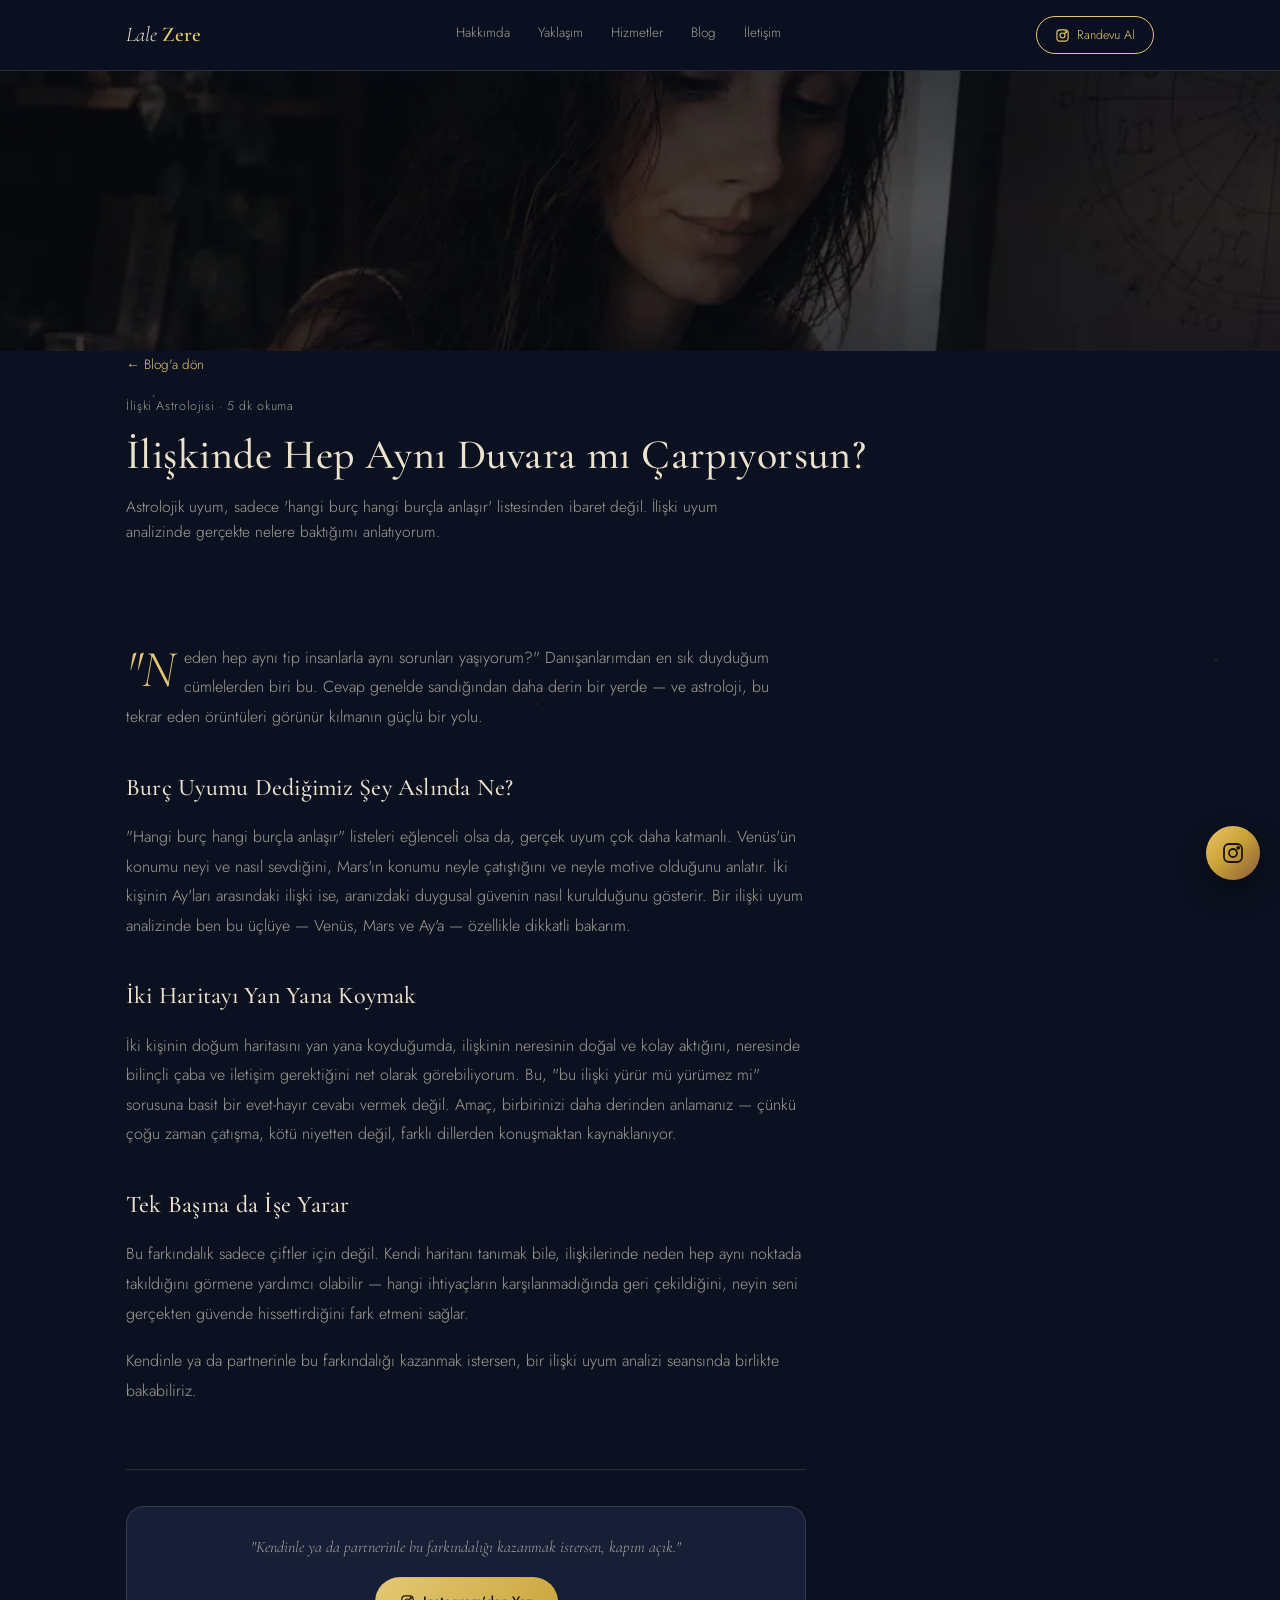
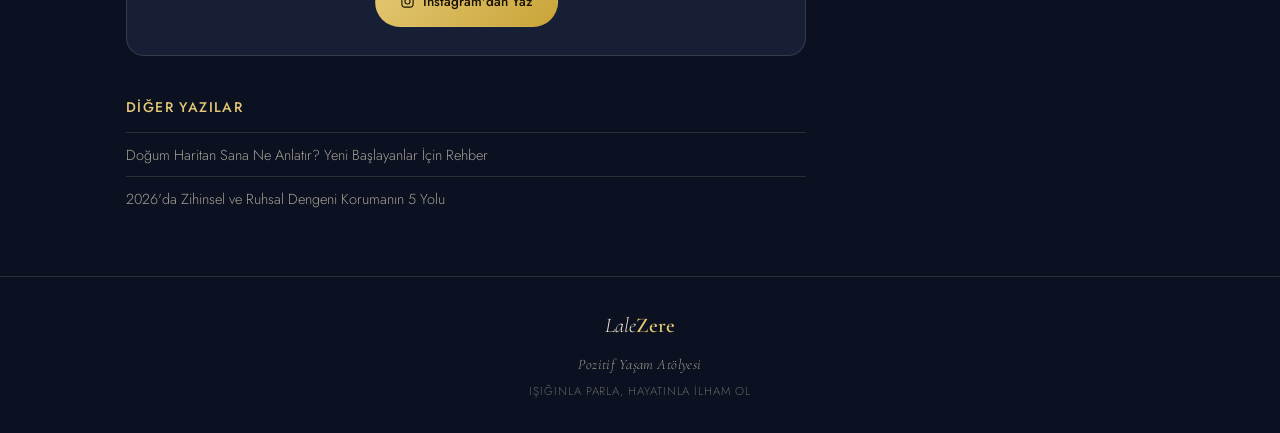
<file: iliski-uyum-astrolojisi.html>
<!DOCTYPE html>
<html lang="tr">
<head>
<meta charset="UTF-8">
<meta name="viewport" content="width=device-width, initial-scale=1.0">
<meta name="robots" content="index, follow">

<title>İlişkide Astrolojik Uyum: Neden Hep Aynı Sorunları Yaşıyorsun? | Lale Zere</title>
<meta name="description" content="Venüs, Mars ve Ay uyumu ilişkilerde neyi belirler? Lale Zere, ilişki uyum analizinde nelere baktığını anlatıyor.">
<meta name="keywords" content="burç uyumu, ilişki uyum analizi, venüs mars uyumu, astrolojik uyum, ay burcu uyumu, aşk astrolojisi">
<link rel="canonical" href="https://pozitifyasamatolyesi.github.io/Pozitif-yasam/iliski-uyum-astrolojisi.html">

<meta property="og:type" content="article">
<meta property="og:title" content="İlişkinde Hep Aynı Duvara mı Çarpıyorsun?">
<meta property="og:description" content="Venüs, Mars ve Ay uyumu ilişkilerde neyi belirler? Lale Zere, ilişki uyum analizinde nelere baktığını anlatıyor.">
<meta property="og:image" content="og-iliski-uyum-astrolojisi.jpg">
<meta property="og:image:width" content="1200">
<meta property="og:image:height" content="630">
<meta property="og:url" content="https://pozitifyasamatolyesi.github.io/Pozitif-yasam/iliski-uyum-astrolojisi.html">
<meta property="og:locale" content="tr_TR">
<meta name="twitter:card" content="summary_large_image">
<meta name="twitter:title" content="İlişkinde Hep Aynı Duvara mı Çarpıyorsun?">
<meta name="twitter:description" content="Venüs, Mars ve Ay uyumu ilişkilerde neyi belirler? Lale Zere, ilişki uyum analizinde nelere baktığını anlatıyor.">
<meta name="twitter:image" content="og-iliski-uyum-astrolojisi.jpg">

<meta name="geo.region" content="TR">
<meta name="geo.placename" content="Türkiye">

<script type="application/ld+json">
{
  "@context": "https://schema.org",
  "@type": "BlogPosting",
  "headline": "İlişkinde Hep Aynı Duvara mı Çarpıyorsun?",
  "description": "Venüs, Mars ve Ay uyumu ilişkilerde neyi belirler? Lale Zere, ilişki uyum analizinde nelere baktığını anlatıyor.",
  "author": { "@type": "Person", "name": "Lale Zere", "jobTitle": "Astrolog & Holistik Tıp Sağlık Koçu" },
  "publisher": { "@type": "Organization", "name": "Pozitif Yaşam Atölyesi" },
  "mainEntityOfPage": "https://pozitifyasamatolyesi.github.io/Pozitif-yasam/iliski-uyum-astrolojisi.html",
  "image": "og-iliski-uyum-astrolojisi.jpg",
  "datePublished": "2026-08-18",
  "dateModified": "2026-08-18",
  "inLanguage": "tr-TR"
}
</script>

<!-- Google tag (gtag.js) -->
<script async src="https://www.googletagmanager.com/gtag/js?id=G-SK6NC01D5G"></script>
<script>
  window.dataLayer = window.dataLayer || [];
  function gtag(){dataLayer.push(arguments);}
  gtag('js', new Date());
  gtag('config', 'G-SK6NC01D5G');
</script>

<link rel="preconnect" href="https://fonts.googleapis.com">
<link rel="preconnect" href="https://fonts.gstatic.com" crossorigin>
<link href="https://fonts.googleapis.com/css2?family=Cormorant+Garamond:ital,wght@0,400;0,500;0,600;1,400;1,500&family=Jost:wght@300;400;500;600&display=swap" rel="stylesheet">
<style>
  :root{
    --ink:#0B1120;
    --ink-2:#121A2E;
    --card:#161F36;
    --line: rgba(233,223,200,0.14);
    --gold:#C9A438;
    --gold-soft:#E4C874;
    --champagne:#EDE3CC;
    --champagne-dim: rgba(237,227,204,0.68);
    --radius: 18px;
  }
  *{box-sizing:border-box; margin:0; padding:0;}
  html{scroll-behavior:smooth;}
  body{
    background: var(--ink);
    color: var(--champagne);
    font-family: 'Jost', sans-serif;
    font-weight:300;
    line-height:1.6;
    overflow-x:hidden;
    position:relative;
  }
  /* subtle celestial starfield */
  body::before{
    content:"";
    position:fixed; inset:0; z-index:0; pointer-events:none;
    background-image:
      radial-gradient(1.5px 1.5px at 12% 18%, rgba(237,227,204,0.55), transparent),
      radial-gradient(1.5px 1.5px at 78% 8%, rgba(237,227,204,0.4), transparent),
      radial-gradient(1px 1px at 42% 32%, rgba(228,200,116,0.5), transparent),
      radial-gradient(1.5px 1.5px at 88% 62%, rgba(237,227,204,0.35), transparent),
      radial-gradient(1px 1px at 22% 72%, rgba(228,200,116,0.4), transparent),
      radial-gradient(1.5px 1.5px at 65% 88%, rgba(237,227,204,0.3), transparent),
      radial-gradient(1px 1px at 8% 55%, rgba(237,227,204,0.4), transparent),
      radial-gradient(1.5px 1.5px at 95% 30%, rgba(228,200,116,0.35), transparent);
    background-repeat: repeat;
    background-size: 100% 2200px;
    opacity:0.7;
  }
  body > *{ position:relative; z-index:1; }

  /* scroll reveal */
  .reveal{ opacity:0; transform: translateY(22px); transition: opacity .8s ease, transform .8s ease; }
  .reveal.in{ opacity:1; transform:none; }
  @media (prefers-reduced-motion: reduce){ .reveal{ opacity:1; transform:none; transition:none; } }
  h1,h2,h3,.serif{ font-family:'Cormorant Garamond', serif; font-weight:500; letter-spacing:0.01em; }
  a{ color:inherit; text-decoration:none; }
  img{ max-width:100%; display:block; }
  .wrap{ max-width:1080px; margin:0 auto; padding:0 26px; }

  .eyebrow{
    font-size:12px; letter-spacing:0.26em; text-transform:uppercase;
    color: var(--gold-soft);
    display:flex; align-items:center; gap:10px;
    margin-bottom:12px;
  }
  .eyebrow::before{ content:"✦"; font-size:11px; }
  .eyebrow.center{ justify-content:center; }

  /* orbit decoration */
  .orbit-field{ position:absolute; inset:0; pointer-events:none; overflow:hidden; }
  .ring{ position:absolute; border-radius:50%; border:1px solid rgba(201,164,56,0.28); }
  .ring.dashed{ border-style:dashed; border-color: rgba(237,227,204,0.14); }
  .ring.spin{ animation: spin 140s linear infinite; }
  @keyframes spin{ from{transform:rotate(0deg);} to{transform:rotate(360deg);} }
  @media (prefers-reduced-motion: reduce){ .ring.spin{ animation:none; } }

  /* nav */
  header{ position:sticky; top:0; z-index:50; background: rgba(11,17,32,0.86); backdrop-filter: blur(10px); border-bottom:1px solid var(--line); }
  nav{ display:flex; align-items:center; justify-content:space-between; padding:16px 26px; max-width:1080px; margin:0 auto; }
  .brand{ font-family:'Cormorant Garamond', serif; font-style:italic; font-size:21px; }
  .brand b{ font-style:normal; font-weight:600; color:var(--gold-soft); }
  .nav-links{ display:flex; gap:28px; font-size:13.5px; }
  .nav-links a{ color:var(--champagne-dim); transition:color .2s ease; position:relative; padding-bottom:4px; }
  .nav-links a::after{
    content:""; position:absolute; left:0; bottom:0; width:0; height:1px; background:var(--gold-soft);
    transition: width .25s ease;
  }
  .nav-links a:hover, .nav-links a:focus-visible{ color:var(--gold-soft); }
  .nav-links a.active{ color:var(--gold-soft); }
  .nav-links a.active::after{ width:100%; }
  .nav-cta{ display:inline-flex; align-items:center; gap:7px; border:1px solid var(--gold-soft); color:var(--gold-soft) !important; padding:8px 18px; border-radius:999px; font-size:12.5px; transition:.2s ease; }
  .nav-cta:hover, .nav-cta:focus-visible{ background:var(--gold-soft); color:var(--ink) !important; }
  .nav-actions{ display:flex; align-items:center; gap:10px; }
  .nav-blog-pill{
    display:none; align-items:center; gap:6px;
    color:var(--champagne) !important; padding:8px 14px;
    border-radius:999px; font-size:12.5px; border:1px solid var(--line);
    transition:.2s ease;
  }
  .nav-blog-pill:hover, .nav-blog-pill:focus-visible{ border-color:var(--gold-soft); color:var(--gold-soft) !important; }
  @media (max-width:880px){ .nav-links{ display:none; } .nav-blog-pill{ display:inline-flex; } }

  /* floating action button */
  .fab{
    position:fixed; right:20px; bottom:20px; z-index:60;
    width:54px; height:54px; border-radius:50%;
    display:flex; align-items:center; justify-content:center;
    background: linear-gradient(135deg, #F0C36B, #C9A438 45%, #8A5A3B);
    color:#1B1404; box-shadow: 0 12px 28px rgba(0,0,0,0.45);
    opacity:0; pointer-events:none; transform: translateY(12px) scale(0.9);
    transition: opacity .35s ease, transform .35s ease;
  }
  .fab.show{ opacity:1; pointer-events:auto; transform:none; }
  .fab svg{ width:24px; height:24px; }
  .fab:hover, .fab:focus-visible{ transform: translateY(-3px) scale(1.04); }

  /* hero */
  .hero{ position:relative; padding:36px 0 56px; overflow:hidden; }
  .hero-kicker{ font-family:'Cormorant Garamond', serif; font-style:italic; font-size:15px; color:var(--gold-soft); letter-spacing:0.05em; margin-bottom:22px; position:relative; z-index:2; }
  .hero-grid{ position:relative; z-index:2; display:grid; grid-template-columns: 1.1fr 0.9fr; gap:44px; align-items:center; }
  .hero h1{ font-size:clamp(30px,4.4vw,46px); line-height:1.14; color:var(--champagne); }
  .hero h1 em{ font-style:italic; color:var(--gold-soft); }
  .hero p.lead{ margin-top:16px; max-width:440px; color:var(--champagne-dim); font-size:15.5px; }
  .cta-row{ display:flex; gap:14px; align-items:center; flex-wrap:wrap; margin-top:26px; }
  .btn{ display:inline-flex; align-items:center; gap:8px; padding:13px 24px; border-radius:999px; font-size:13.5px; transition:.2s ease; border:1px solid transparent; }
  .btn-primary{ background: linear-gradient(135deg, var(--gold-soft), var(--gold)); color:#1B1404; font-weight:500; }
  .btn-primary:hover, .btn-primary:focus-visible{ transform: translateY(-2px); box-shadow:0 12px 26px rgba(201,164,56,0.28); }
  .btn-ghost{ border-color: var(--line); color: var(--champagne); }
  .btn-ghost:hover, .btn-ghost:focus-visible{ border-color: var(--gold-soft); color:var(--gold-soft); }
  .hero-quote{ margin-top:26px; font-family:'Cormorant Garamond', serif; font-style:italic; font-size:15.5px; color: var(--champagne-dim); border-left:1px solid var(--gold-soft); padding-left:14px; max-width:400px; }

  .hero-art{ position:relative; min-height:420px; display:flex; align-items:center; justify-content:center; }
  .portrait-wrap{ position:relative; width:300px; height:346px; }
  .portrait-wrap .ring{ top:50%; left:50%; transform:translate(-50%,-50%); }
  .photo-card{
    position:absolute; z-index:3; left:50%; top:50%; transform: translate(-50%,-50%);
    width:264px; aspect-ratio: 4/5;
    border-radius:14px;
    overflow:hidden;
    box-shadow: 0 30px 60px -12px rgba(0,0,0,0.55), 0 0 0 1px rgba(228,200,116,0.35);
  }
  .photo-card img{ width:100%; height:100%; object-fit:cover; object-position:50% 22%; display:block; }
  .photo-card::after{
    content:""; position:absolute; inset:0; border-radius:14px;
    box-shadow: inset 0 0 0 1px rgba(237,227,204,0.18);
    pointer-events:none;
  }
  .photo-frame-corner{
    position:absolute; width:22px; height:22px; border:1px solid var(--gold-soft); z-index:4; opacity:0.85;
  }
  .photo-frame-corner.tl{ top:-10px; left:-10px; border-right:none; border-bottom:none; }
  .photo-frame-corner.br{ bottom:-10px; right:-10px; border-left:none; border-top:none; }
  .hero-caption{ position:absolute; bottom:-30px; left:50%; transform:translateX(-50%); font-family:'Cormorant Garamond', serif; font-style:italic; font-size:13.5px; color: var(--gold-soft); white-space:nowrap; z-index:4; }

  /* sections */
  section{ position:relative; padding:56px 0; }
  .alt{ background: var(--ink-2); border-top:1px solid var(--line); border-bottom:1px solid var(--line); }
  .section-head{ max-width:600px; margin-bottom:32px; }
  .section-head h2{ font-size:clamp(24px,3vw,32px); color:var(--champagne); }
  .section-head p{ margin-top:10px; color:var(--champagne-dim); font-size:14.5px; }
  .center-head{ text-align:center; margin-left:auto; margin-right:auto; }

  .tagline{ font-family:'Cormorant Garamond', serif; font-style:italic; font-size:17px; color:var(--gold-soft); margin-top:6px; }
  .brand-sub{ font-family:'Cormorant Garamond', serif; font-style:italic; font-size:14.5px; color:var(--champagne-dim); letter-spacing:0.03em; margin-top:2px; }
  .ig-icon{ width:15px; height:15px; flex-shrink:0; }
  .about-name{ font-size:clamp(26px,3.4vw,34px); color:var(--champagne); }

  /* chip row (modalities) */
  .chip-row{ display:flex; flex-wrap:wrap; gap:10px; margin-top:22px; }
  .chip{ display:inline-flex; align-items:center; gap:8px; background:var(--card); border:1px solid var(--line); border-radius:999px; padding:9px 16px 9px 12px; font-size:13.5px; transition:.2s ease; }
  .chip:hover{ border-color: rgba(201,164,56,0.45); }
  .chip .g{ color:var(--gold-soft); font-family:'Cormorant Garamond', serif; font-style:italic; font-size:15px; }

  .stat-row{ display:flex; gap:38px; margin-top:34px; flex-wrap:wrap; }
  .stat{ display:flex; flex-direction:column; }
  .stat-num{ font-family:'Cormorant Garamond', serif; font-size:30px; color:var(--gold-soft); line-height:1; }
  .stat-label{ font-size:11.5px; letter-spacing:0.12em; text-transform:uppercase; color:var(--champagne-dim); margin-top:6px; }

  /* services compact grid */
  .services{ display:grid; grid-template-columns: repeat(3, 1fr); gap:14px; }
  .service-card{ background:var(--card); border:1px solid var(--line); border-radius: var(--radius); padding:20px 18px; }
  .service-card .g{ color:var(--gold-soft); font-family:'Cormorant Garamond', serif; font-style:italic; font-size:19px; display:block; margin-bottom:8px; }
  .service-card h3{ font-size:16.5px; color:var(--champagne); margin-bottom:5px; font-weight:500; }
  .service-card p{ font-size:12.8px; color:var(--champagne-dim); line-height:1.5; }
  @media (max-width:880px){ .services{ grid-template-columns: repeat(2,1fr); } }
  @media (max-width:560px){ .services{ grid-template-columns: 1fr; } }

  /* why + process combined */
  .why-row{ display:flex; justify-content:center; flex-wrap:wrap; gap:26px; margin-top:8px; }
  .why-item{ text-align:center; width:96px; }
  .why-item .g{ font-family:'Cormorant Garamond', serif; font-style:italic; font-size:24px; color:var(--gold-soft); display:block; margin-bottom:6px; }
  .why-item span{ font-size:12.5px; color:var(--champagne-dim); }

  .process-row{ display:flex; justify-content:center; align-items:center; gap:10px; flex-wrap:wrap; margin-top:40px; font-size:13.5px; color:var(--champagne-dim); }
  .process-row b{ color:var(--champagne); font-weight:500; }
  .process-row .arrow{ color:var(--gold-soft); }

  /* contact */
  .contact{ text-align:center; position:relative; }
  .contact h2{ font-size:clamp(26px,3.6vw,36px); }
  .contact p.lead{ max-width:440px; margin:12px auto 26px; color:var(--champagne-dim); font-size:14.5px; }
  .ig-btn{ display:inline-flex; align-items:center; gap:10px; padding:15px 30px; border-radius:999px; background: linear-gradient(135deg, #F0C36B, #C9A438 45%, #8A5A3B); color:#1B1404; font-size:14px; font-weight:500; transition:.2s ease; }
  .ig-btn:hover, .ig-btn:focus-visible{ transform: translateY(-2px); box-shadow:0 16px 34px rgba(201,164,56,0.3); }
  .ig-btn svg{ width:18px; height:18px; }
  .tag-row{ display:flex; gap:8px; flex-wrap:wrap; justify-content:center; margin-top:22px; }
  .tag-pill{ font-size:11.5px; padding:6px 14px; border-radius:999px; border:1px solid var(--gold-soft); color:var(--gold-soft); }
  .contact-quote{ margin-top:26px; font-family:'Cormorant Garamond', serif; font-style:italic; color: var(--champagne-dim); font-size:14.5px; }

  /* blog */
  .blog-intro{ max-width:640px; color:var(--champagne-dim); font-size:14.5px; margin-bottom:30px; }
  .blog-intro em{ color:var(--gold-soft); font-style:italic; }
  .blog-list{ display:flex; flex-direction:column; gap:10px; }
  .blog-topic{
    background:var(--card); border:1px solid var(--line); border-radius:14px;
    overflow:hidden;
  }
  .blog-topic summary{
    list-style:none; cursor:pointer; padding:16px 20px;
    display:flex; align-items:center; gap:12px; font-size:15px; color:var(--champagne);
    -webkit-tap-highlight-color: transparent;
  }
  .blog-topic summary::-webkit-details-marker{ display:none; }
  .blog-topic summary .g{ font-family:'Cormorant Garamond', serif; font-style:italic; color:var(--gold-soft); font-size:19px; flex-shrink:0; }
  .blog-topic summary .t{ flex:1; }
  .blog-topic summary .chevron{ color:var(--gold-soft); font-size:13px; transition: transform .25s ease; flex-shrink:0; }
  .blog-topic[open] summary .chevron{ transform: rotate(90deg); }
  .blog-topic .blog-body{ padding:0 20px 20px 52px; color:var(--champagne-dim); font-size:14px; line-height:1.7; }
  .blog-cta{ margin-top:30px; text-align:center; }

  /* full-text blog article cards */
  .post-grid{ display:flex; flex-direction:column; gap:16px; margin-bottom:44px; }
  .post-card{
    background:var(--card); border:1px solid var(--line); border-radius:16px;
    padding:22px 24px; scroll-margin-top:90px;
  }
  .post-card-head{ display:flex; align-items:flex-start; gap:12px; margin-bottom:14px; }
  .post-card-head .g{ font-family:'Cormorant Garamond', serif; font-style:italic; color:var(--gold-soft); font-size:22px; line-height:1.3; flex-shrink:0; }
  .post-card-title{ font-size:18.5px; color:var(--champagne); font-weight:500; line-height:1.3; }
  .post-card-meta{ display:block; font-size:11.5px; color:var(--champagne-dim); letter-spacing:0.08em; text-transform:uppercase; margin-top:4px; }
  .post-card p{ font-size:14px; color:var(--champagne-dim); line-height:1.7; margin-bottom:12px; }
  .post-card p:last-child{ margin-bottom:0; }

  footer{ border-top:1px solid var(--line); padding:32px 0; text-align:center; }
  footer .brand{ justify-content:center; display:inline-flex; margin-bottom:8px; }
  footer p{ font-size:11.5px; letter-spacing:0.08em; text-transform:uppercase; color: rgba(237,227,204,0.4); }

  @media (max-width: 880px){
    .hero-grid{ grid-template-columns:1fr; }
    .hero-art{ order:-1; min-height:340px; }
    .portrait-wrap{ width:260px; height:300px; }
    .photo-card{ width:230px; }
  }
  :focus-visible{ outline:2px solid var(--gold-soft); outline-offset:3px; }

  /* ---------- blog post page ---------- */
  .post-hero{ padding:0 0 8px; }
  .post-banner{ width:100%; height:280px; object-fit:cover; display:block; }
  @media (max-width:640px){ .post-banner{ height:200px; } }
  .post-meta{ font-size:12.5px; color:var(--champagne-dim); letter-spacing:0.05em; margin-top:14px; }
  .post-title{ font-size:clamp(28px,4.2vw,42px); color:var(--champagne); line-height:1.18; margin-top:14px; max-width:760px; }
  .post-lead{ margin-top:16px; max-width:640px; color:var(--champagne-dim); font-size:15.5px; }
  .post-body{ max-width:680px; padding:34px 0 10px; color:var(--champagne-dim); font-size:16px; line-height:1.85; }
  .post-body h2{ font-size:24px; color:var(--champagne); margin:34px 0 12px; }
  .post-body p{ margin-bottom:18px; }
  .post-body p:first-of-type::first-letter{
    font-family:'Cormorant Garamond', serif; font-style:italic; color:var(--gold-soft);
    font-size:52px; float:left; line-height:0.8; padding-right:8px; padding-top:6px;
  }
  .post-back{ display:inline-flex; align-items:center; gap:8px; color:var(--gold-soft); font-size:13.5px; margin-bottom:6px; }
  .post-back:hover{ opacity:0.8; }
  .post-divider{ border:none; border-top:1px solid var(--line); margin:36px 0; }
  .post-cta{ background:var(--card); border:1px solid var(--line); border-radius:var(--radius); padding:28px; text-align:center; max-width:680px; }
  .post-cta p{ font-family:'Cormorant Garamond', serif; font-style:italic; color:var(--champagne-dim); font-size:16px; margin-bottom:16px; }
  .related{ max-width:680px; margin-top:40px; }
  .related h3{ font-size:14px; letter-spacing:0.1em; text-transform:uppercase; color:var(--gold-soft); font-family:'Jost',sans-serif; font-weight:500; margin-bottom:14px; }
  .related a{ display:block; color:var(--champagne-dim); font-size:14.5px; padding:10px 0; border-top:1px solid var(--line); transition:color .2s ease; }
  .related a:hover{ color:var(--gold-soft); }

  /* teaser cards on homepage linking out to full posts */
  .post-teaser{
    display:block; background:var(--card); border:1px solid var(--line); border-radius:16px;
    padding:20px 22px; text-decoration:none; transition:.2s ease;
  }
  .post-teaser:hover{ border-color: rgba(201,164,56,0.4); transform: translateY(-2px); }
  .post-teaser-head{ display:flex; align-items:flex-start; gap:12px; }
  .post-teaser-head .g{ font-family:'Cormorant Garamond', serif; font-style:italic; color:var(--gold-soft); font-size:22px; line-height:1.3; flex-shrink:0; }
  .post-teaser-title{ font-size:17px; color:var(--champagne); font-weight:500; line-height:1.3; }
  .post-teaser-meta{ display:block; font-size:11.5px; color:var(--champagne-dim); letter-spacing:0.08em; text-transform:uppercase; margin-top:4px; }
  .post-teaser-excerpt{ font-size:13.5px; color:var(--champagne-dim); margin-top:10px; line-height:1.6; }
  .post-teaser-more{ display:inline-block; margin-top:12px; font-size:12.5px; color:var(--gold-soft); }

</style>
</head>
<body>

<header>
  <nav>
    <a class="brand" href="index.html">Lale <b>Zere</b></a>
    <div class="nav-links">
      <a href="index.html#hakkimda">Hakkımda</a>
      <a href="index.html#yaklasim">Yaklaşım</a>
      <a href="index.html#hizmetler">Hizmetler</a>
      <a href="index.html#blog">Blog</a>
      <a href="index.html#iletisim">İletişim</a>
    </div>
    <div class="nav-actions">
      <a class="nav-blog-pill" href="index.html#blog">✎ Blog</a>
      <a class="nav-cta" href="https://instagram.com/pozitifyasam2026" target="_blank" rel="noopener noreferrer">
        <svg class="ig-icon" viewBox="0 0 24 24" fill="none" stroke="currentColor" stroke-width="1.8"><rect x="3" y="3" width="18" height="18" rx="5"/><circle cx="12" cy="12" r="4"/><circle cx="17.2" cy="6.8" r="1"/></svg>
        Randevu Al
      </a>
    </div>
  </nav>
</header>

<img class="post-banner" src="[data-uri]" alt="Lale Zere astroloji ve doğum haritası çalışma masası" loading="lazy">
<section class="post-hero">
  <div class="wrap">
    <a class="post-back" href="index.html#blog">← Blog'a dön</a>
    <p class="post-meta">İlişki Astrolojisi · 5 dk okuma</p>
    <h1 class="post-title">İlişkinde Hep Aynı Duvara mı Çarpıyorsun?</h1>
    <p class="post-lead">Astrolojik uyum, sadece 'hangi burç hangi burçla anlaşır' listesinden ibaret değil. İlişki uyum analizinde gerçekte nelere baktığımı anlatıyorum.</p>
  </div>
</section>

<section>
  <div class="wrap">
    <div class="post-body">
      <p>"Neden hep aynı tip insanlarla aynı sorunları yaşıyorum?" Danışanlarımdan en sık duyduğum cümlelerden biri bu. Cevap genelde sandığından daha derin bir yerde — ve astroloji, bu tekrar eden örüntüleri görünür kılmanın güçlü bir yolu.</p>

      <h2>Burç Uyumu Dediğimiz Şey Aslında Ne?</h2>
      <p>"Hangi burç hangi burçla anlaşır" listeleri eğlenceli olsa da, gerçek uyum çok daha katmanlı. Venüs'ün konumu neyi ve nasıl sevdiğini, Mars'ın konumu neyle çatıştığını ve neyle motive olduğunu anlatır. İki kişinin Ay'ları arasındaki ilişki ise, aranızdaki duygusal güvenin nasıl kurulduğunu gösterir. Bir ilişki uyum analizinde ben bu üçlüye — Venüs, Mars ve Ay'a — özellikle dikkatli bakarım.</p>

      <h2>İki Haritayı Yan Yana Koymak</h2>
      <p>İki kişinin doğum haritasını yan yana koyduğumda, ilişkinin neresinin doğal ve kolay aktığını, neresinde bilinçli çaba ve iletişim gerektiğini net olarak görebiliyorum. Bu, "bu ilişki yürür mü yürümez mi" sorusuna basit bir evet-hayır cevabı vermek değil. Amaç, birbirinizi daha derinden anlamanız — çünkü çoğu zaman çatışma, kötü niyetten değil, farklı dillerden konuşmaktan kaynaklanıyor.</p>

      <h2>Tek Başına da İşe Yarar</h2>
      <p>Bu farkındalık sadece çiftler için değil. Kendi haritanı tanımak bile, ilişkilerinde neden hep aynı noktada takıldığını görmene yardımcı olabilir — hangi ihtiyaçların karşılanmadığında geri çekildiğini, neyin seni gerçekten güvende hissettirdiğini fark etmeni sağlar.</p>

      <p>Kendinle ya da partnerinle bu farkındalığı kazanmak istersen, bir ilişki uyum analizi seansında birlikte bakabiliriz.</p>
    </div>

    <hr class="post-divider" style="max-width:680px;">

    <div class="post-cta">
      <p>"Kendinle ya da partnerinle bu farkındalığı kazanmak istersen, kapım açık."</p>
      <a class="btn btn-primary" href="https://instagram.com/pozitifyasam2026" target="_blank" rel="noopener noreferrer">
        <svg class="ig-icon" viewBox="0 0 24 24" fill="none" stroke="currentColor" stroke-width="1.8"><rect x="3" y="3" width="18" height="18" rx="5"/><circle cx="12" cy="12" r="4"/><circle cx="17.2" cy="6.8" r="1"/></svg>
        Instagram'dan Yaz
      </a>
    </div>

    <div class="related">
      <h3>Diğer Yazılar</h3>
      <a href="dogum-haritasi-rehberi.html">Doğum Haritan Sana Ne Anlatır? Yeni Başlayanlar İçin Rehber</a>
      <a href="2026-ruhsal-denge.html">2026'da Zihinsel ve Ruhsal Dengeni Korumanın 5 Yolu</a>
    </div>
  </div>
</section>

<a class="fab" id="fab" href="https://instagram.com/pozitifyasam2026" target="_blank" rel="noopener noreferrer" aria-label="Instagram'dan Yaz">
  <svg viewBox="0 0 24 24" fill="none" stroke="currentColor" stroke-width="1.8"><rect x="3" y="3" width="18" height="18" rx="5"/><circle cx="12" cy="12" r="4"/><circle cx="17.2" cy="6.8" r="1"/></svg>
</a>

<footer>
  <a class="brand" href="index.html">Lale <b>Zere</b></a>
  <p class="brand-sub" style="text-transform:none; letter-spacing:0.03em; margin-bottom:6px;">Pozitif Yaşam Atölyesi</p>
  <p>Işığınla parla, hayatınla ilham ol</p>
</footer>

<script>
(function(){
  var fab = document.getElementById('fab');
  function onScroll(){ if(fab){ fab.classList.add('show'); } }
  window.addEventListener('scroll', onScroll, { passive: true });
  onScroll();
})();
</script>

</body>
</html>
</file>
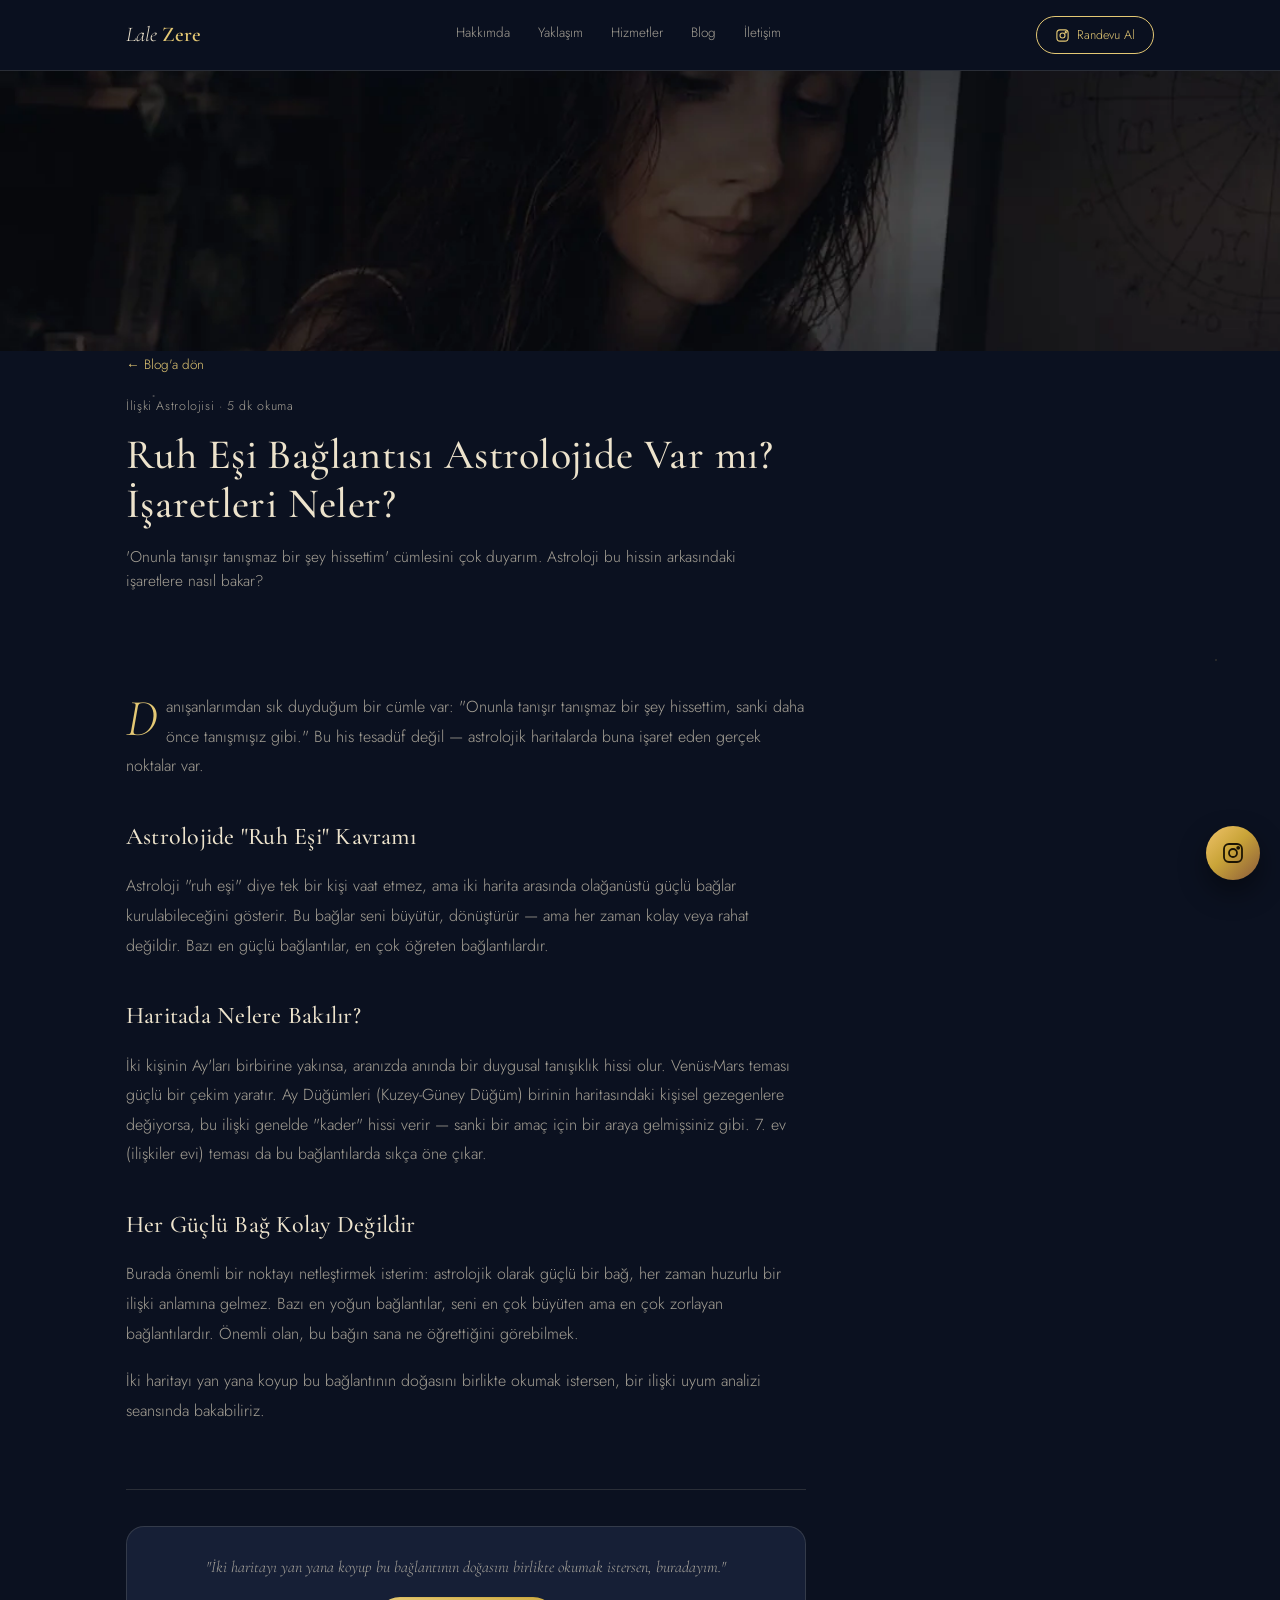
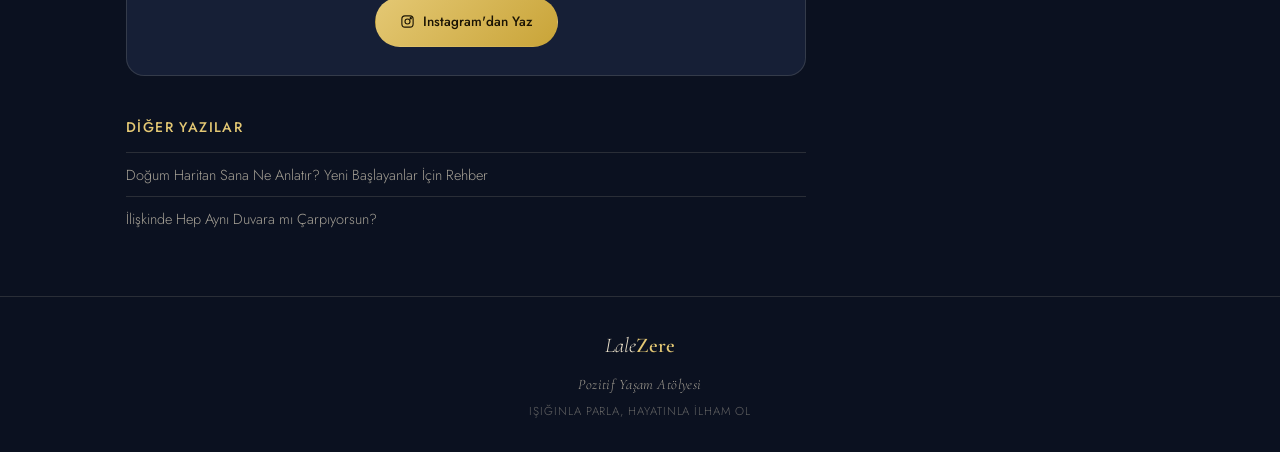
<file: ruh-esi-astroloji.html>
<!DOCTYPE html>
<html lang="tr">
<head>
<meta charset="UTF-8">
<meta name="viewport" content="width=device-width, initial-scale=1.0">
<meta name="robots" content="index, follow">

<title>Ruh Eşi Bağlantısı Astrolojide Var mı? İşaretleri Neler? | Lale Zere</title>
<meta name="description" content="Astrolojiye göre ruh eşi bağlantısının işaretleri neler? Lale Zere, haritada nelere baktığını anlatıyor.">
<meta name="keywords" content="ruh eşi astroloji, ruh eşi işaretleri, twin flame astroloji, kader ilişkisi, ay düğümleri, karmik ilişki, astrolojik bağlantı">
<link rel="canonical" href="https://pozitifyasamatolyesi.github.io/Pozitif-yasam/ruh-esi-astroloji.html">

<meta property="og:type" content="article">
<meta property="og:title" content="Ruh Eşi Bağlantısı Astrolojide Var mı? İşaretleri Neler?">
<meta property="og:description" content="Astrolojiye göre ruh eşi bağlantısının işaretleri neler? Lale Zere, haritada nelere baktığını anlatıyor.">
<meta property="og:image" content="og-ruh-esi-astroloji.jpg">
<meta property="og:image:width" content="1200">
<meta property="og:image:height" content="630">
<meta property="og:url" content="https://pozitifyasamatolyesi.github.io/Pozitif-yasam/ruh-esi-astroloji.html">
<meta property="og:locale" content="tr_TR">
<meta name="twitter:card" content="summary_large_image">
<meta name="twitter:title" content="Ruh Eşi Bağlantısı Astrolojide Var mı? İşaretleri Neler?">
<meta name="twitter:description" content="Astrolojiye göre ruh eşi bağlantısının işaretleri neler? Lale Zere, haritada nelere baktığını anlatıyor.">
<meta name="twitter:image" content="og-ruh-esi-astroloji.jpg">

<meta name="geo.region" content="TR">
<meta name="geo.placename" content="Türkiye">

<script type="application/ld+json">
{
  "@context": "https://schema.org",
  "@type": "BlogPosting",
  "headline": "Ruh Eşi Bağlantısı Astrolojide Var mı? İşaretleri Neler?",
  "description": "Astrolojiye göre ruh eşi bağlantısının işaretleri neler? Lale Zere, haritada nelere baktığını anlatıyor.",
  "author": { "@type": "Person", "name": "Lale Zere", "jobTitle": "Astrolog & Holistik Tıp Sağlık Koçu" },
  "publisher": { "@type": "Organization", "name": "Pozitif Yaşam Atölyesi" },
  "mainEntityOfPage": "https://pozitifyasamatolyesi.github.io/Pozitif-yasam/ruh-esi-astroloji.html",
  "image": "og-ruh-esi-astroloji.jpg",
  "datePublished": "2026-08-18",
  "dateModified": "2026-08-18",
  "inLanguage": "tr-TR"
}
</script>

<!-- Google tag (gtag.js) -->
<script async src="https://www.googletagmanager.com/gtag/js?id=G-SK6NC01D5G"></script>
<script>
  window.dataLayer = window.dataLayer || [];
  function gtag(){dataLayer.push(arguments);}
  gtag('js', new Date());
  gtag('config', 'G-SK6NC01D5G');
</script>

<link rel="preconnect" href="https://fonts.googleapis.com">
<link rel="preconnect" href="https://fonts.gstatic.com" crossorigin>
<link href="https://fonts.googleapis.com/css2?family=Cormorant+Garamond:ital,wght@0,400;0,500;0,600;1,400;1,500&family=Jost:wght@300;400;500;600&display=swap" rel="stylesheet">
<style>
  :root{
    --ink:#0B1120;
    --ink-2:#121A2E;
    --card:#161F36;
    --line: rgba(233,223,200,0.14);
    --gold:#C9A438;
    --gold-soft:#E4C874;
    --champagne:#EDE3CC;
    --champagne-dim: rgba(237,227,204,0.68);
    --radius: 18px;
  }
  *{box-sizing:border-box; margin:0; padding:0;}
  html{scroll-behavior:smooth;}
  body{
    background: var(--ink);
    color: var(--champagne);
    font-family: 'Jost', sans-serif;
    font-weight:300;
    line-height:1.6;
    overflow-x:hidden;
    position:relative;
  }
  /* subtle celestial starfield */
  body::before{
    content:"";
    position:fixed; inset:0; z-index:0; pointer-events:none;
    background-image:
      radial-gradient(1.5px 1.5px at 12% 18%, rgba(237,227,204,0.55), transparent),
      radial-gradient(1.5px 1.5px at 78% 8%, rgba(237,227,204,0.4), transparent),
      radial-gradient(1px 1px at 42% 32%, rgba(228,200,116,0.5), transparent),
      radial-gradient(1.5px 1.5px at 88% 62%, rgba(237,227,204,0.35), transparent),
      radial-gradient(1px 1px at 22% 72%, rgba(228,200,116,0.4), transparent),
      radial-gradient(1.5px 1.5px at 65% 88%, rgba(237,227,204,0.3), transparent),
      radial-gradient(1px 1px at 8% 55%, rgba(237,227,204,0.4), transparent),
      radial-gradient(1.5px 1.5px at 95% 30%, rgba(228,200,116,0.35), transparent);
    background-repeat: repeat;
    background-size: 100% 2200px;
    opacity:0.7;
  }
  body > *{ position:relative; z-index:1; }

  /* scroll reveal */
  .reveal{ opacity:0; transform: translateY(22px); transition: opacity .8s ease, transform .8s ease; }
  .reveal.in{ opacity:1; transform:none; }
  @media (prefers-reduced-motion: reduce){ .reveal{ opacity:1; transform:none; transition:none; } }
  h1,h2,h3,.serif{ font-family:'Cormorant Garamond', serif; font-weight:500; letter-spacing:0.01em; }
  a{ color:inherit; text-decoration:none; }
  img{ max-width:100%; display:block; }
  .wrap{ max-width:1080px; margin:0 auto; padding:0 26px; }

  .eyebrow{
    font-size:12px; letter-spacing:0.26em; text-transform:uppercase;
    color: var(--gold-soft);
    display:flex; align-items:center; gap:10px;
    margin-bottom:12px;
  }
  .eyebrow::before{ content:"✦"; font-size:11px; }
  .eyebrow.center{ justify-content:center; }

  /* orbit decoration */
  .orbit-field{ position:absolute; inset:0; pointer-events:none; overflow:hidden; }
  .ring{ position:absolute; border-radius:50%; border:1px solid rgba(201,164,56,0.28); }
  .ring.dashed{ border-style:dashed; border-color: rgba(237,227,204,0.14); }
  .ring.spin{ animation: spin 140s linear infinite; }
  @keyframes spin{ from{transform:rotate(0deg);} to{transform:rotate(360deg);} }
  @media (prefers-reduced-motion: reduce){ .ring.spin{ animation:none; } }

  /* nav */
  header{ position:sticky; top:0; z-index:50; background: rgba(11,17,32,0.86); backdrop-filter: blur(10px); border-bottom:1px solid var(--line); }
  nav{ display:flex; align-items:center; justify-content:space-between; padding:16px 26px; max-width:1080px; margin:0 auto; }
  .brand{ font-family:'Cormorant Garamond', serif; font-style:italic; font-size:21px; }
  .brand b{ font-style:normal; font-weight:600; color:var(--gold-soft); }
  .nav-links{ display:flex; gap:28px; font-size:13.5px; }
  .nav-links a{ color:var(--champagne-dim); transition:color .2s ease; position:relative; padding-bottom:4px; }
  .nav-links a::after{
    content:""; position:absolute; left:0; bottom:0; width:0; height:1px; background:var(--gold-soft);
    transition: width .25s ease;
  }
  .nav-links a:hover, .nav-links a:focus-visible{ color:var(--gold-soft); }
  .nav-links a.active{ color:var(--gold-soft); }
  .nav-links a.active::after{ width:100%; }
  .nav-cta{ display:inline-flex; align-items:center; gap:7px; border:1px solid var(--gold-soft); color:var(--gold-soft) !important; padding:8px 18px; border-radius:999px; font-size:12.5px; transition:.2s ease; }
  .nav-cta:hover, .nav-cta:focus-visible{ background:var(--gold-soft); color:var(--ink) !important; }
  .nav-actions{ display:flex; align-items:center; gap:10px; }
  .nav-blog-pill{
    display:none; align-items:center; gap:6px;
    color:var(--champagne) !important; padding:8px 14px;
    border-radius:999px; font-size:12.5px; border:1px solid var(--line);
    transition:.2s ease;
  }
  .nav-blog-pill:hover, .nav-blog-pill:focus-visible{ border-color:var(--gold-soft); color:var(--gold-soft) !important; }
  @media (max-width:880px){ .nav-links{ display:none; } .nav-blog-pill{ display:inline-flex; } }

  /* floating action button */
  .fab{
    position:fixed; right:20px; bottom:20px; z-index:60;
    width:54px; height:54px; border-radius:50%;
    display:flex; align-items:center; justify-content:center;
    background: linear-gradient(135deg, #F0C36B, #C9A438 45%, #8A5A3B);
    color:#1B1404; box-shadow: 0 12px 28px rgba(0,0,0,0.45);
    opacity:0; pointer-events:none; transform: translateY(12px) scale(0.9);
    transition: opacity .35s ease, transform .35s ease;
  }
  .fab.show{ opacity:1; pointer-events:auto; transform:none; }
  .fab svg{ width:24px; height:24px; }
  .fab:hover, .fab:focus-visible{ transform: translateY(-3px) scale(1.04); }

  /* hero */
  .hero{ position:relative; padding:36px 0 56px; overflow:hidden; }
  .hero-kicker{ font-family:'Cormorant Garamond', serif; font-style:italic; font-size:15px; color:var(--gold-soft); letter-spacing:0.05em; margin-bottom:22px; position:relative; z-index:2; }
  .hero-grid{ position:relative; z-index:2; display:grid; grid-template-columns: 1.1fr 0.9fr; gap:44px; align-items:center; }
  .hero h1{ font-size:clamp(30px,4.4vw,46px); line-height:1.14; color:var(--champagne); }
  .hero h1 em{ font-style:italic; color:var(--gold-soft); }
  .hero p.lead{ margin-top:16px; max-width:440px; color:var(--champagne-dim); font-size:15.5px; }
  .cta-row{ display:flex; gap:14px; align-items:center; flex-wrap:wrap; margin-top:26px; }
  .btn{ display:inline-flex; align-items:center; gap:8px; padding:13px 24px; border-radius:999px; font-size:13.5px; transition:.2s ease; border:1px solid transparent; }
  .btn-primary{ background: linear-gradient(135deg, var(--gold-soft), var(--gold)); color:#1B1404; font-weight:500; }
  .btn-primary:hover, .btn-primary:focus-visible{ transform: translateY(-2px); box-shadow:0 12px 26px rgba(201,164,56,0.28); }
  .btn-ghost{ border-color: var(--line); color: var(--champagne); }
  .btn-ghost:hover, .btn-ghost:focus-visible{ border-color: var(--gold-soft); color:var(--gold-soft); }
  .hero-quote{ margin-top:26px; font-family:'Cormorant Garamond', serif; font-style:italic; font-size:15.5px; color: var(--champagne-dim); border-left:1px solid var(--gold-soft); padding-left:14px; max-width:400px; }

  .hero-art{ position:relative; min-height:420px; display:flex; align-items:center; justify-content:center; }
  .portrait-wrap{ position:relative; width:300px; height:346px; }
  .portrait-wrap .ring{ top:50%; left:50%; transform:translate(-50%,-50%); }
  .photo-card{
    position:absolute; z-index:3; left:50%; top:50%; transform: translate(-50%,-50%);
    width:264px; aspect-ratio: 4/5;
    border-radius:14px;
    overflow:hidden;
    box-shadow: 0 30px 60px -12px rgba(0,0,0,0.55), 0 0 0 1px rgba(228,200,116,0.35);
  }
  .photo-card img{ width:100%; height:100%; object-fit:cover; object-position:50% 22%; display:block; }
  .photo-card::after{
    content:""; position:absolute; inset:0; border-radius:14px;
    box-shadow: inset 0 0 0 1px rgba(237,227,204,0.18);
    pointer-events:none;
  }
  .photo-frame-corner{
    position:absolute; width:22px; height:22px; border:1px solid var(--gold-soft); z-index:4; opacity:0.85;
  }
  .photo-frame-corner.tl{ top:-10px; left:-10px; border-right:none; border-bottom:none; }
  .photo-frame-corner.br{ bottom:-10px; right:-10px; border-left:none; border-top:none; }
  .hero-caption{ position:absolute; bottom:-30px; left:50%; transform:translateX(-50%); font-family:'Cormorant Garamond', serif; font-style:italic; font-size:13.5px; color: var(--gold-soft); white-space:nowrap; z-index:4; }

  /* sections */
  section{ position:relative; padding:56px 0; }
  .alt{ background: var(--ink-2); border-top:1px solid var(--line); border-bottom:1px solid var(--line); }
  .section-head{ max-width:600px; margin-bottom:32px; }
  .section-head h2{ font-size:clamp(24px,3vw,32px); color:var(--champagne); }
  .section-head p{ margin-top:10px; color:var(--champagne-dim); font-size:14.5px; }
  .center-head{ text-align:center; margin-left:auto; margin-right:auto; }

  .tagline{ font-family:'Cormorant Garamond', serif; font-style:italic; font-size:17px; color:var(--gold-soft); margin-top:6px; }
  .brand-sub{ font-family:'Cormorant Garamond', serif; font-style:italic; font-size:14.5px; color:var(--champagne-dim); letter-spacing:0.03em; margin-top:2px; }
  .ig-icon{ width:15px; height:15px; flex-shrink:0; }
  .about-name{ font-size:clamp(26px,3.4vw,34px); color:var(--champagne); }

  /* chip row (modalities) */
  .chip-row{ display:flex; flex-wrap:wrap; gap:10px; margin-top:22px; }
  .chip{ display:inline-flex; align-items:center; gap:8px; background:var(--card); border:1px solid var(--line); border-radius:999px; padding:9px 16px 9px 12px; font-size:13.5px; transition:.2s ease; }
  .chip:hover{ border-color: rgba(201,164,56,0.45); }
  .chip .g{ color:var(--gold-soft); font-family:'Cormorant Garamond', serif; font-style:italic; font-size:15px; }

  .stat-row{ display:flex; gap:38px; margin-top:34px; flex-wrap:wrap; }
  .stat{ display:flex; flex-direction:column; }
  .stat-num{ font-family:'Cormorant Garamond', serif; font-size:30px; color:var(--gold-soft); line-height:1; }
  .stat-label{ font-size:11.5px; letter-spacing:0.12em; text-transform:uppercase; color:var(--champagne-dim); margin-top:6px; }

  /* services compact grid */
  .services{ display:grid; grid-template-columns: repeat(3, 1fr); gap:14px; }
  .service-card{ background:var(--card); border:1px solid var(--line); border-radius: var(--radius); padding:20px 18px; }
  .service-card .g{ color:var(--gold-soft); font-family:'Cormorant Garamond', serif; font-style:italic; font-size:19px; display:block; margin-bottom:8px; }
  .service-card h3{ font-size:16.5px; color:var(--champagne); margin-bottom:5px; font-weight:500; }
  .service-card p{ font-size:12.8px; color:var(--champagne-dim); line-height:1.5; }
  @media (max-width:880px){ .services{ grid-template-columns: repeat(2,1fr); } }
  @media (max-width:560px){ .services{ grid-template-columns: 1fr; } }

  /* why + process combined */
  .why-row{ display:flex; justify-content:center; flex-wrap:wrap; gap:26px; margin-top:8px; }
  .why-item{ text-align:center; width:96px; }
  .why-item .g{ font-family:'Cormorant Garamond', serif; font-style:italic; font-size:24px; color:var(--gold-soft); display:block; margin-bottom:6px; }
  .why-item span{ font-size:12.5px; color:var(--champagne-dim); }

  .process-row{ display:flex; justify-content:center; align-items:center; gap:10px; flex-wrap:wrap; margin-top:40px; font-size:13.5px; color:var(--champagne-dim); }
  .process-row b{ color:var(--champagne); font-weight:500; }
  .process-row .arrow{ color:var(--gold-soft); }

  /* contact */
  .contact{ text-align:center; position:relative; }
  .contact h2{ font-size:clamp(26px,3.6vw,36px); }
  .contact p.lead{ max-width:440px; margin:12px auto 26px; color:var(--champagne-dim); font-size:14.5px; }
  .ig-btn{ display:inline-flex; align-items:center; gap:10px; padding:15px 30px; border-radius:999px; background: linear-gradient(135deg, #F0C36B, #C9A438 45%, #8A5A3B); color:#1B1404; font-size:14px; font-weight:500; transition:.2s ease; }
  .ig-btn:hover, .ig-btn:focus-visible{ transform: translateY(-2px); box-shadow:0 16px 34px rgba(201,164,56,0.3); }
  .ig-btn svg{ width:18px; height:18px; }
  .tag-row{ display:flex; gap:8px; flex-wrap:wrap; justify-content:center; margin-top:22px; }
  .tag-pill{ font-size:11.5px; padding:6px 14px; border-radius:999px; border:1px solid var(--gold-soft); color:var(--gold-soft); }
  .contact-quote{ margin-top:26px; font-family:'Cormorant Garamond', serif; font-style:italic; color: var(--champagne-dim); font-size:14.5px; }

  /* blog */
  .blog-intro{ max-width:640px; color:var(--champagne-dim); font-size:14.5px; margin-bottom:30px; }
  .blog-intro em{ color:var(--gold-soft); font-style:italic; }
  .blog-list{ display:flex; flex-direction:column; gap:10px; }
  .blog-topic{
    background:var(--card); border:1px solid var(--line); border-radius:14px;
    overflow:hidden;
  }
  .blog-topic summary{
    list-style:none; cursor:pointer; padding:16px 20px;
    display:flex; align-items:center; gap:12px; font-size:15px; color:var(--champagne);
    -webkit-tap-highlight-color: transparent;
  }
  .blog-topic summary::-webkit-details-marker{ display:none; }
  .blog-topic summary .g{ font-family:'Cormorant Garamond', serif; font-style:italic; color:var(--gold-soft); font-size:19px; flex-shrink:0; }
  .blog-topic summary .t{ flex:1; }
  .blog-topic summary .chevron{ color:var(--gold-soft); font-size:13px; transition: transform .25s ease; flex-shrink:0; }
  .blog-topic[open] summary .chevron{ transform: rotate(90deg); }
  .blog-topic .blog-body{ padding:0 20px 20px 52px; color:var(--champagne-dim); font-size:14px; line-height:1.7; }
  .blog-cta{ margin-top:30px; text-align:center; }

  /* full-text blog article cards */
  .post-grid{ display:flex; flex-direction:column; gap:16px; margin-bottom:44px; }
  .post-card{
    background:var(--card); border:1px solid var(--line); border-radius:16px;
    padding:22px 24px; scroll-margin-top:90px;
  }
  .post-card-head{ display:flex; align-items:flex-start; gap:12px; margin-bottom:14px; }
  .post-card-head .g{ font-family:'Cormorant Garamond', serif; font-style:italic; color:var(--gold-soft); font-size:22px; line-height:1.3; flex-shrink:0; }
  .post-card-title{ font-size:18.5px; color:var(--champagne); font-weight:500; line-height:1.3; }
  .post-card-meta{ display:block; font-size:11.5px; color:var(--champagne-dim); letter-spacing:0.08em; text-transform:uppercase; margin-top:4px; }
  .post-card p{ font-size:14px; color:var(--champagne-dim); line-height:1.7; margin-bottom:12px; }
  .post-card p:last-child{ margin-bottom:0; }

  footer{ border-top:1px solid var(--line); padding:32px 0; text-align:center; }
  footer .brand{ justify-content:center; display:inline-flex; margin-bottom:8px; }
  footer p{ font-size:11.5px; letter-spacing:0.08em; text-transform:uppercase; color: rgba(237,227,204,0.4); }

  @media (max-width: 880px){
    .hero-grid{ grid-template-columns:1fr; }
    .hero-art{ order:-1; min-height:340px; }
    .portrait-wrap{ width:260px; height:300px; }
    .photo-card{ width:230px; }
  }
  :focus-visible{ outline:2px solid var(--gold-soft); outline-offset:3px; }

  /* ---------- blog post page ---------- */
  .post-hero{ padding:0 0 8px; }
  .post-banner{ width:100%; height:280px; object-fit:cover; display:block; }
  @media (max-width:640px){ .post-banner{ height:200px; } }
  .post-meta{ font-size:12.5px; color:var(--champagne-dim); letter-spacing:0.05em; margin-top:14px; }
  .post-title{ font-size:clamp(28px,4.2vw,42px); color:var(--champagne); line-height:1.18; margin-top:14px; max-width:760px; }
  .post-lead{ margin-top:16px; max-width:640px; color:var(--champagne-dim); font-size:15.5px; }
  .post-body{ max-width:680px; padding:34px 0 10px; color:var(--champagne-dim); font-size:16px; line-height:1.85; }
  .post-body h2{ font-size:24px; color:var(--champagne); margin:34px 0 12px; }
  .post-body p{ margin-bottom:18px; }
  .post-body p:first-of-type::first-letter{
    font-family:'Cormorant Garamond', serif; font-style:italic; color:var(--gold-soft);
    font-size:52px; float:left; line-height:0.8; padding-right:8px; padding-top:6px;
  }
  .post-back{ display:inline-flex; align-items:center; gap:8px; color:var(--gold-soft); font-size:13.5px; margin-bottom:6px; }
  .post-back:hover{ opacity:0.8; }
  .post-divider{ border:none; border-top:1px solid var(--line); margin:36px 0; }
  .post-cta{ background:var(--card); border:1px solid var(--line); border-radius:var(--radius); padding:28px; text-align:center; max-width:680px; }
  .post-cta p{ font-family:'Cormorant Garamond', serif; font-style:italic; color:var(--champagne-dim); font-size:16px; margin-bottom:16px; }
  .related{ max-width:680px; margin-top:40px; }
  .related h3{ font-size:14px; letter-spacing:0.1em; text-transform:uppercase; color:var(--gold-soft); font-family:'Jost',sans-serif; font-weight:500; margin-bottom:14px; }
  .related a{ display:block; color:var(--champagne-dim); font-size:14.5px; padding:10px 0; border-top:1px solid var(--line); transition:color .2s ease; }
  .related a:hover{ color:var(--gold-soft); }

  /* teaser cards on homepage linking out to full posts */
  .post-teaser{
    display:block; background:var(--card); border:1px solid var(--line); border-radius:16px;
    padding:20px 22px; text-decoration:none; transition:.2s ease;
  }
  .post-teaser:hover{ border-color: rgba(201,164,56,0.4); transform: translateY(-2px); }
  .post-teaser-head{ display:flex; align-items:flex-start; gap:12px; }
  .post-teaser-head .g{ font-family:'Cormorant Garamond', serif; font-style:italic; color:var(--gold-soft); font-size:22px; line-height:1.3; flex-shrink:0; }
  .post-teaser-title{ font-size:17px; color:var(--champagne); font-weight:500; line-height:1.3; }
  .post-teaser-meta{ display:block; font-size:11.5px; color:var(--champagne-dim); letter-spacing:0.08em; text-transform:uppercase; margin-top:4px; }
  .post-teaser-excerpt{ font-size:13.5px; color:var(--champagne-dim); margin-top:10px; line-height:1.6; }
  .post-teaser-more{ display:inline-block; margin-top:12px; font-size:12.5px; color:var(--gold-soft); }

</style>
</head>
<body>

<header>
  <nav>
    <a class="brand" href="index.html">Lale <b>Zere</b></a>
    <div class="nav-links">
      <a href="index.html#hakkimda">Hakkımda</a>
      <a href="index.html#yaklasim">Yaklaşım</a>
      <a href="index.html#hizmetler">Hizmetler</a>
      <a href="index.html#blog">Blog</a>
      <a href="index.html#iletisim">İletişim</a>
    </div>
    <div class="nav-actions">
      <a class="nav-blog-pill" href="index.html#blog">✎ Blog</a>
      <a class="nav-cta" href="https://instagram.com/pozitifyasam2026" target="_blank" rel="noopener noreferrer">
        <svg class="ig-icon" viewBox="0 0 24 24" fill="none" stroke="currentColor" stroke-width="1.8"><rect x="3" y="3" width="18" height="18" rx="5"/><circle cx="12" cy="12" r="4"/><circle cx="17.2" cy="6.8" r="1"/></svg>
        Randevu Al
      </a>
    </div>
  </nav>
</header>

<img class="post-banner" src="[data-uri]" alt="Lale Zere astroloji ve doğum haritası çalışma masası" loading="lazy">
<section class="post-hero">
  <div class="wrap">
    <a class="post-back" href="index.html#blog">← Blog'a dön</a>
    <p class="post-meta">İlişki Astrolojisi · 5 dk okuma</p>
    <h1 class="post-title">Ruh Eşi Bağlantısı Astrolojide Var mı? İşaretleri Neler?</h1>
    <p class="post-lead">'Onunla tanışır tanışmaz bir şey hissettim' cümlesini çok duyarım. Astroloji bu hissin arkasındaki işaretlere nasıl bakar?</p>
  </div>
</section>

<section>
  <div class="wrap">
    <div class="post-body">
      <p>Danışanlarımdan sık duyduğum bir cümle var: "Onunla tanışır tanışmaz bir şey hissettim, sanki daha önce tanışmışız gibi." Bu his tesadüf değil — astrolojik haritalarda buna işaret eden gerçek noktalar var.</p>

      <h2>Astrolojide "Ruh Eşi" Kavramı</h2>
      <p>Astroloji "ruh eşi" diye tek bir kişi vaat etmez, ama iki harita arasında olağanüstü güçlü bağlar kurulabileceğini gösterir. Bu bağlar seni büyütür, dönüştürür — ama her zaman kolay veya rahat değildir. Bazı en güçlü bağlantılar, en çok öğreten bağlantılardır.</p>

      <h2>Haritada Nelere Bakılır?</h2>
      <p>İki kişinin Ay'ları birbirine yakınsa, aranızda anında bir duygusal tanışıklık hissi olur. Venüs-Mars teması güçlü bir çekim yaratır. Ay Düğümleri (Kuzey-Güney Düğüm) birinin haritasındaki kişisel gezegenlere değiyorsa, bu ilişki genelde "kader" hissi verir — sanki bir amaç için bir araya gelmişsiniz gibi. 7. ev (ilişkiler evi) teması da bu bağlantılarda sıkça öne çıkar.</p>

      <h2>Her Güçlü Bağ Kolay Değildir</h2>
      <p>Burada önemli bir noktayı netleştirmek isterim: astrolojik olarak güçlü bir bağ, her zaman huzurlu bir ilişki anlamına gelmez. Bazı en yoğun bağlantılar, seni en çok büyüten ama en çok zorlayan bağlantılardır. Önemli olan, bu bağın sana ne öğrettiğini görebilmek.</p>

      <p>İki haritayı yan yana koyup bu bağlantının doğasını birlikte okumak istersen, bir ilişki uyum analizi seansında bakabiliriz.</p>
    </div>

    <hr class="post-divider" style="max-width:680px;">

    <div class="post-cta">
      <p>"İki haritayı yan yana koyup bu bağlantının doğasını birlikte okumak istersen, buradayım."</p>
      <a class="btn btn-primary" href="https://instagram.com/pozitifyasam2026" target="_blank" rel="noopener noreferrer">
        <svg class="ig-icon" viewBox="0 0 24 24" fill="none" stroke="currentColor" stroke-width="1.8"><rect x="3" y="3" width="18" height="18" rx="5"/><circle cx="12" cy="12" r="4"/><circle cx="17.2" cy="6.8" r="1"/></svg>
        Instagram'dan Yaz
      </a>
    </div>

    <div class="related">
      <h3>Diğer Yazılar</h3>
      <a href="dogum-haritasi-rehberi.html">Doğum Haritan Sana Ne Anlatır? Yeni Başlayanlar İçin Rehber</a>
      <a href="iliski-uyum-astrolojisi.html">İlişkinde Hep Aynı Duvara mı Çarpıyorsun?</a>
    </div>
  </div>
</section>

<a class="fab" id="fab" href="https://instagram.com/pozitifyasam2026" target="_blank" rel="noopener noreferrer" aria-label="Instagram'dan Yaz">
  <svg viewBox="0 0 24 24" fill="none" stroke="currentColor" stroke-width="1.8"><rect x="3" y="3" width="18" height="18" rx="5"/><circle cx="12" cy="12" r="4"/><circle cx="17.2" cy="6.8" r="1"/></svg>
</a>

<footer>
  <a class="brand" href="index.html">Lale <b>Zere</b></a>
  <p class="brand-sub" style="text-transform:none; letter-spacing:0.03em; margin-bottom:6px;">Pozitif Yaşam Atölyesi</p>
  <p>Işığınla parla, hayatınla ilham ol</p>
</footer>

<script>
(function(){
  var fab = document.getElementById('fab');
  function onScroll(){ if(fab){ fab.classList.add('show'); } }
  window.addEventListener('scroll', onScroll, { passive: true });
  onScroll();
})();
</script>

</body>
</html>
</file>
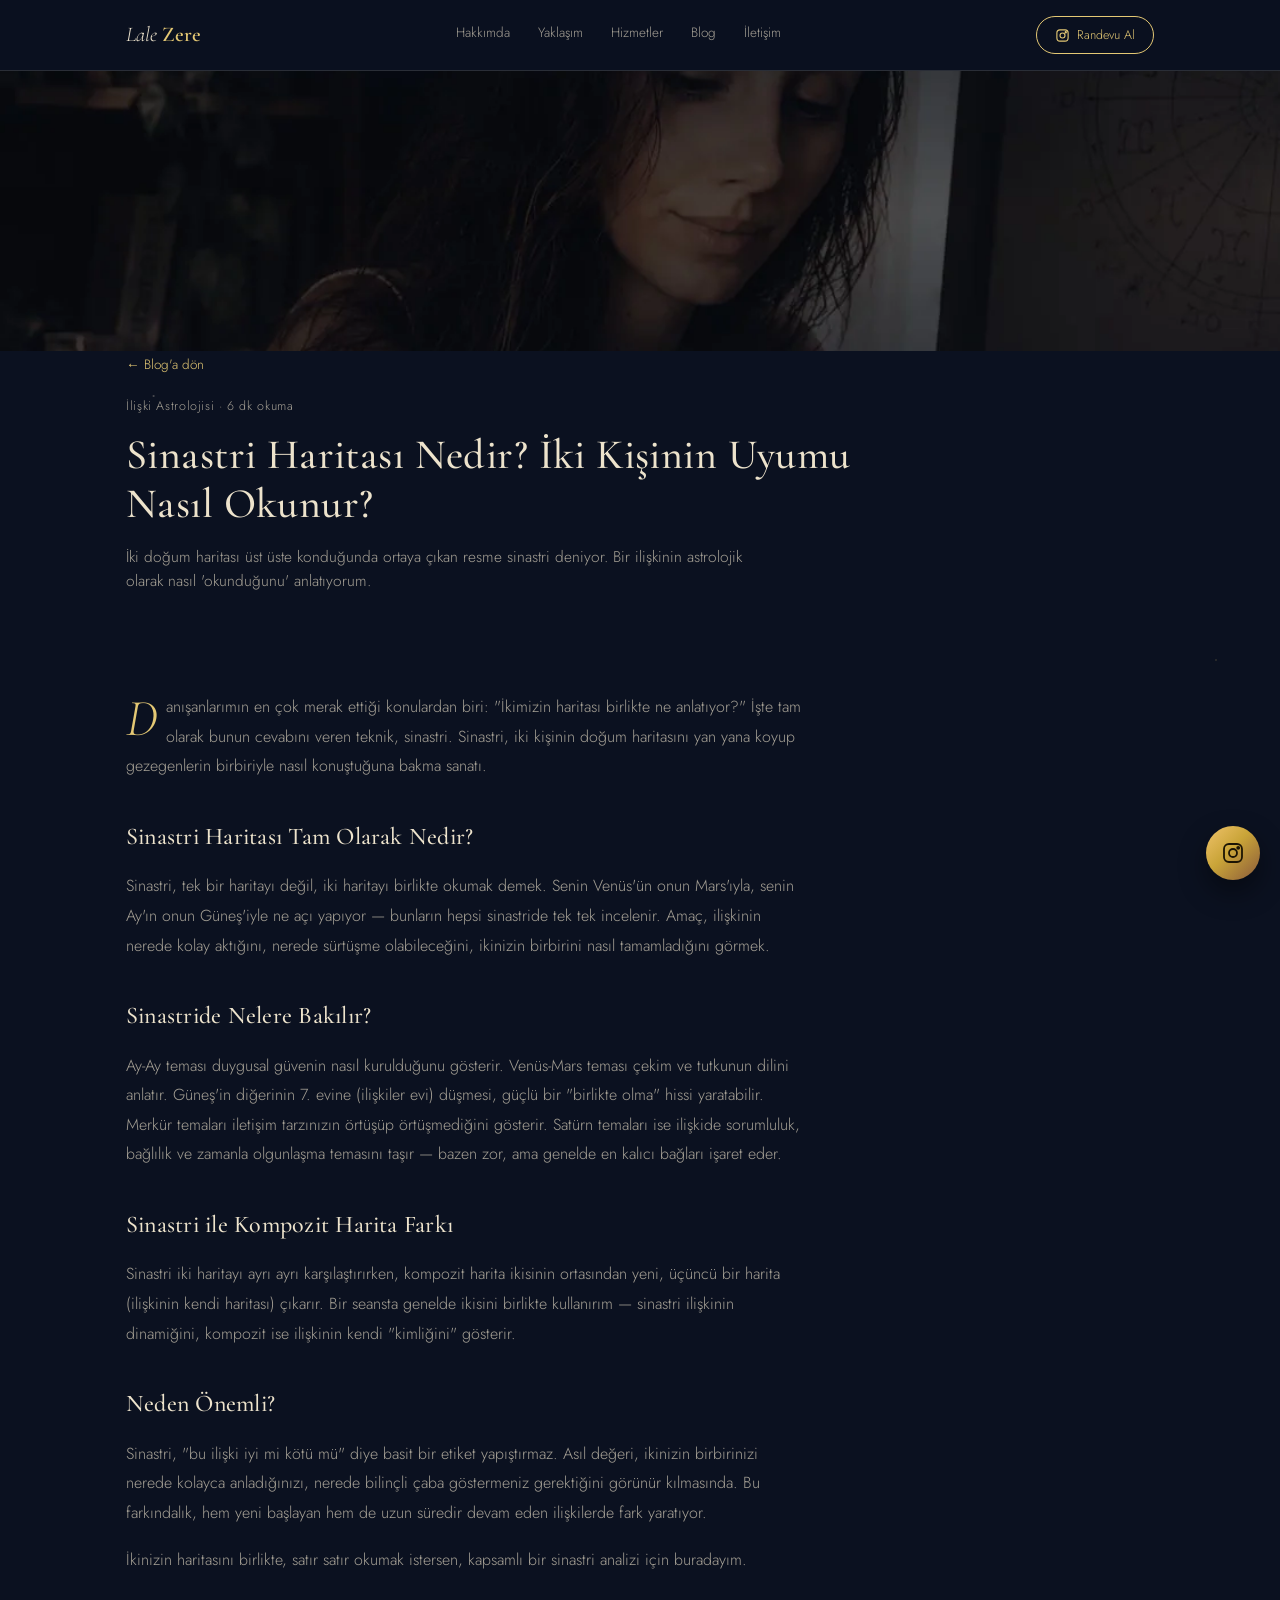
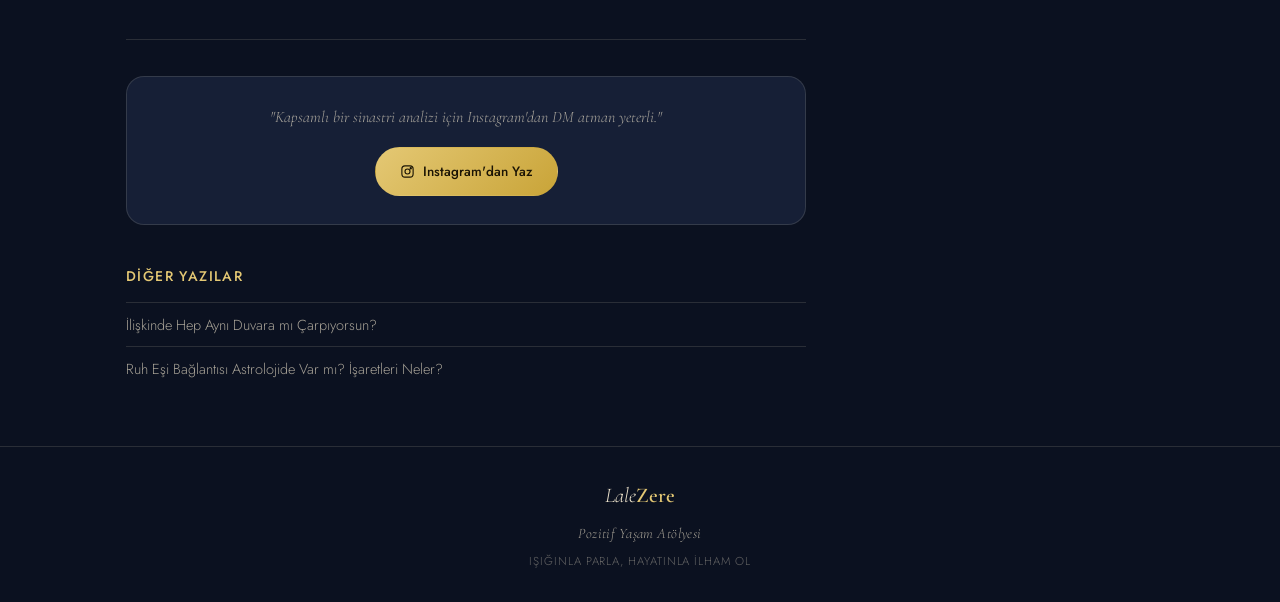
<file: sinastri-haritasi-nedir.html>
<!DOCTYPE html>
<html lang="tr">
<head>
<meta charset="UTF-8">
<meta name="viewport" content="width=device-width, initial-scale=1.0">
<meta name="robots" content="index, follow">

<title>Sinastri Haritası Nedir? İki Kişinin Uyumu Nasıl Okunur? | Lale Zere</title>
<meta name="description" content="Sinastri haritası nedir, iki doğum haritası üst üste konunca ne görülür? Lale Zere, kapsamlı sinastri analizinde nelere baktığını anlatıyor.">
<meta name="keywords" content="sinastri haritası, sinastri nedir, çift astrolojisi, ilişki haritası, iki harita karşılaştırma, kompozit harita, astrolojik uyum analizi">
<link rel="canonical" href="https://pozitifyasamatolyesi.github.io/Pozitif-yasam/sinastri-haritasi-nedir.html">

<meta property="og:type" content="article">
<meta property="og:title" content="Sinastri Haritası Nedir? İki Kişinin Uyumu Nasıl Okunur?">
<meta property="og:description" content="Sinastri haritası nedir, iki doğum haritası üst üste konunca ne görülür? Lale Zere, kapsamlı sinastri analizinde nelere baktığını anlatıyor.">
<meta property="og:image" content="og-sinastri-haritasi-nedir.jpg">
<meta property="og:image:width" content="1200">
<meta property="og:image:height" content="630">
<meta property="og:url" content="https://pozitifyasamatolyesi.github.io/Pozitif-yasam/sinastri-haritasi-nedir.html">
<meta property="og:locale" content="tr_TR">
<meta name="twitter:card" content="summary_large_image">
<meta name="twitter:title" content="Sinastri Haritası Nedir? İki Kişinin Uyumu Nasıl Okunur?">
<meta name="twitter:description" content="Sinastri haritası nedir, iki doğum haritası üst üste konunca ne görülür? Lale Zere, kapsamlı sinastri analizinde nelere baktığını anlatıyor.">
<meta name="twitter:image" content="og-sinastri-haritasi-nedir.jpg">

<meta name="geo.region" content="TR">
<meta name="geo.placename" content="Türkiye">

<script type="application/ld+json">
{
  "@context": "https://schema.org",
  "@type": "BlogPosting",
  "headline": "Sinastri Haritası Nedir? İki Kişinin Uyumu Nasıl Okunur?",
  "description": "Sinastri haritası nedir, iki doğum haritası üst üste konunca ne görülür? Lale Zere, kapsamlı sinastri analizinde nelere baktığını anlatıyor.",
  "author": { "@type": "Person", "name": "Lale Zere", "jobTitle": "Astrolog & Holistik Tıp Sağlık Koçu" },
  "publisher": { "@type": "Organization", "name": "Pozitif Yaşam Atölyesi" },
  "mainEntityOfPage": "https://pozitifyasamatolyesi.github.io/Pozitif-yasam/sinastri-haritasi-nedir.html",
  "image": "og-sinastri-haritasi-nedir.jpg",
  "datePublished": "2026-08-18",
  "dateModified": "2026-08-18",
  "inLanguage": "tr-TR"
}
</script>

<!-- Google tag (gtag.js) -->
<script async src="https://www.googletagmanager.com/gtag/js?id=G-SK6NC01D5G"></script>
<script>
  window.dataLayer = window.dataLayer || [];
  function gtag(){dataLayer.push(arguments);}
  gtag('js', new Date());
  gtag('config', 'G-SK6NC01D5G');
</script>

<link rel="preconnect" href="https://fonts.googleapis.com">
<link rel="preconnect" href="https://fonts.gstatic.com" crossorigin>
<link href="https://fonts.googleapis.com/css2?family=Cormorant+Garamond:ital,wght@0,400;0,500;0,600;1,400;1,500&family=Jost:wght@300;400;500;600&display=swap" rel="stylesheet">
<style>
  :root{
    --ink:#0B1120;
    --ink-2:#121A2E;
    --card:#161F36;
    --line: rgba(233,223,200,0.14);
    --gold:#C9A438;
    --gold-soft:#E4C874;
    --champagne:#EDE3CC;
    --champagne-dim: rgba(237,227,204,0.68);
    --radius: 18px;
  }
  *{box-sizing:border-box; margin:0; padding:0;}
  html{scroll-behavior:smooth;}
  body{
    background: var(--ink);
    color: var(--champagne);
    font-family: 'Jost', sans-serif;
    font-weight:300;
    line-height:1.6;
    overflow-x:hidden;
    position:relative;
  }
  /* subtle celestial starfield */
  body::before{
    content:"";
    position:fixed; inset:0; z-index:0; pointer-events:none;
    background-image:
      radial-gradient(1.5px 1.5px at 12% 18%, rgba(237,227,204,0.55), transparent),
      radial-gradient(1.5px 1.5px at 78% 8%, rgba(237,227,204,0.4), transparent),
      radial-gradient(1px 1px at 42% 32%, rgba(228,200,116,0.5), transparent),
      radial-gradient(1.5px 1.5px at 88% 62%, rgba(237,227,204,0.35), transparent),
      radial-gradient(1px 1px at 22% 72%, rgba(228,200,116,0.4), transparent),
      radial-gradient(1.5px 1.5px at 65% 88%, rgba(237,227,204,0.3), transparent),
      radial-gradient(1px 1px at 8% 55%, rgba(237,227,204,0.4), transparent),
      radial-gradient(1.5px 1.5px at 95% 30%, rgba(228,200,116,0.35), transparent);
    background-repeat: repeat;
    background-size: 100% 2200px;
    opacity:0.7;
  }
  body > *{ position:relative; z-index:1; }

  /* scroll reveal */
  .reveal{ opacity:0; transform: translateY(22px); transition: opacity .8s ease, transform .8s ease; }
  .reveal.in{ opacity:1; transform:none; }
  @media (prefers-reduced-motion: reduce){ .reveal{ opacity:1; transform:none; transition:none; } }
  h1,h2,h3,.serif{ font-family:'Cormorant Garamond', serif; font-weight:500; letter-spacing:0.01em; }
  a{ color:inherit; text-decoration:none; }
  img{ max-width:100%; display:block; }
  .wrap{ max-width:1080px; margin:0 auto; padding:0 26px; }

  .eyebrow{
    font-size:12px; letter-spacing:0.26em; text-transform:uppercase;
    color: var(--gold-soft);
    display:flex; align-items:center; gap:10px;
    margin-bottom:12px;
  }
  .eyebrow::before{ content:"✦"; font-size:11px; }
  .eyebrow.center{ justify-content:center; }

  /* orbit decoration */
  .orbit-field{ position:absolute; inset:0; pointer-events:none; overflow:hidden; }
  .ring{ position:absolute; border-radius:50%; border:1px solid rgba(201,164,56,0.28); }
  .ring.dashed{ border-style:dashed; border-color: rgba(237,227,204,0.14); }
  .ring.spin{ animation: spin 140s linear infinite; }
  @keyframes spin{ from{transform:rotate(0deg);} to{transform:rotate(360deg);} }
  @media (prefers-reduced-motion: reduce){ .ring.spin{ animation:none; } }

  /* nav */
  header{ position:sticky; top:0; z-index:50; background: rgba(11,17,32,0.86); backdrop-filter: blur(10px); border-bottom:1px solid var(--line); }
  nav{ display:flex; align-items:center; justify-content:space-between; padding:16px 26px; max-width:1080px; margin:0 auto; }
  .brand{ font-family:'Cormorant Garamond', serif; font-style:italic; font-size:21px; }
  .brand b{ font-style:normal; font-weight:600; color:var(--gold-soft); }
  .nav-links{ display:flex; gap:28px; font-size:13.5px; }
  .nav-links a{ color:var(--champagne-dim); transition:color .2s ease; position:relative; padding-bottom:4px; }
  .nav-links a::after{
    content:""; position:absolute; left:0; bottom:0; width:0; height:1px; background:var(--gold-soft);
    transition: width .25s ease;
  }
  .nav-links a:hover, .nav-links a:focus-visible{ color:var(--gold-soft); }
  .nav-links a.active{ color:var(--gold-soft); }
  .nav-links a.active::after{ width:100%; }
  .nav-cta{ display:inline-flex; align-items:center; gap:7px; border:1px solid var(--gold-soft); color:var(--gold-soft) !important; padding:8px 18px; border-radius:999px; font-size:12.5px; transition:.2s ease; }
  .nav-cta:hover, .nav-cta:focus-visible{ background:var(--gold-soft); color:var(--ink) !important; }
  .nav-actions{ display:flex; align-items:center; gap:10px; }
  .nav-blog-pill{
    display:none; align-items:center; gap:6px;
    color:var(--champagne) !important; padding:8px 14px;
    border-radius:999px; font-size:12.5px; border:1px solid var(--line);
    transition:.2s ease;
  }
  .nav-blog-pill:hover, .nav-blog-pill:focus-visible{ border-color:var(--gold-soft); color:var(--gold-soft) !important; }
  @media (max-width:880px){ .nav-links{ display:none; } .nav-blog-pill{ display:inline-flex; } }

  /* floating action button */
  .fab{
    position:fixed; right:20px; bottom:20px; z-index:60;
    width:54px; height:54px; border-radius:50%;
    display:flex; align-items:center; justify-content:center;
    background: linear-gradient(135deg, #F0C36B, #C9A438 45%, #8A5A3B);
    color:#1B1404; box-shadow: 0 12px 28px rgba(0,0,0,0.45);
    opacity:0; pointer-events:none; transform: translateY(12px) scale(0.9);
    transition: opacity .35s ease, transform .35s ease;
  }
  .fab.show{ opacity:1; pointer-events:auto; transform:none; }
  .fab svg{ width:24px; height:24px; }
  .fab:hover, .fab:focus-visible{ transform: translateY(-3px) scale(1.04); }

  /* hero */
  .hero{ position:relative; padding:36px 0 56px; overflow:hidden; }
  .hero-kicker{ font-family:'Cormorant Garamond', serif; font-style:italic; font-size:15px; color:var(--gold-soft); letter-spacing:0.05em; margin-bottom:22px; position:relative; z-index:2; }
  .hero-grid{ position:relative; z-index:2; display:grid; grid-template-columns: 1.1fr 0.9fr; gap:44px; align-items:center; }
  .hero h1{ font-size:clamp(30px,4.4vw,46px); line-height:1.14; color:var(--champagne); }
  .hero h1 em{ font-style:italic; color:var(--gold-soft); }
  .hero p.lead{ margin-top:16px; max-width:440px; color:var(--champagne-dim); font-size:15.5px; }
  .cta-row{ display:flex; gap:14px; align-items:center; flex-wrap:wrap; margin-top:26px; }
  .btn{ display:inline-flex; align-items:center; gap:8px; padding:13px 24px; border-radius:999px; font-size:13.5px; transition:.2s ease; border:1px solid transparent; }
  .btn-primary{ background: linear-gradient(135deg, var(--gold-soft), var(--gold)); color:#1B1404; font-weight:500; }
  .btn-primary:hover, .btn-primary:focus-visible{ transform: translateY(-2px); box-shadow:0 12px 26px rgba(201,164,56,0.28); }
  .btn-ghost{ border-color: var(--line); color: var(--champagne); }
  .btn-ghost:hover, .btn-ghost:focus-visible{ border-color: var(--gold-soft); color:var(--gold-soft); }
  .hero-quote{ margin-top:26px; font-family:'Cormorant Garamond', serif; font-style:italic; font-size:15.5px; color: var(--champagne-dim); border-left:1px solid var(--gold-soft); padding-left:14px; max-width:400px; }

  .hero-art{ position:relative; min-height:420px; display:flex; align-items:center; justify-content:center; }
  .portrait-wrap{ position:relative; width:300px; height:346px; }
  .portrait-wrap .ring{ top:50%; left:50%; transform:translate(-50%,-50%); }
  .photo-card{
    position:absolute; z-index:3; left:50%; top:50%; transform: translate(-50%,-50%);
    width:264px; aspect-ratio: 4/5;
    border-radius:14px;
    overflow:hidden;
    box-shadow: 0 30px 60px -12px rgba(0,0,0,0.55), 0 0 0 1px rgba(228,200,116,0.35);
  }
  .photo-card img{ width:100%; height:100%; object-fit:cover; object-position:50% 22%; display:block; }
  .photo-card::after{
    content:""; position:absolute; inset:0; border-radius:14px;
    box-shadow: inset 0 0 0 1px rgba(237,227,204,0.18);
    pointer-events:none;
  }
  .photo-frame-corner{
    position:absolute; width:22px; height:22px; border:1px solid var(--gold-soft); z-index:4; opacity:0.85;
  }
  .photo-frame-corner.tl{ top:-10px; left:-10px; border-right:none; border-bottom:none; }
  .photo-frame-corner.br{ bottom:-10px; right:-10px; border-left:none; border-top:none; }
  .hero-caption{ position:absolute; bottom:-30px; left:50%; transform:translateX(-50%); font-family:'Cormorant Garamond', serif; font-style:italic; font-size:13.5px; color: var(--gold-soft); white-space:nowrap; z-index:4; }

  /* sections */
  section{ position:relative; padding:56px 0; }
  .alt{ background: var(--ink-2); border-top:1px solid var(--line); border-bottom:1px solid var(--line); }
  .section-head{ max-width:600px; margin-bottom:32px; }
  .section-head h2{ font-size:clamp(24px,3vw,32px); color:var(--champagne); }
  .section-head p{ margin-top:10px; color:var(--champagne-dim); font-size:14.5px; }
  .center-head{ text-align:center; margin-left:auto; margin-right:auto; }

  .tagline{ font-family:'Cormorant Garamond', serif; font-style:italic; font-size:17px; color:var(--gold-soft); margin-top:6px; }
  .brand-sub{ font-family:'Cormorant Garamond', serif; font-style:italic; font-size:14.5px; color:var(--champagne-dim); letter-spacing:0.03em; margin-top:2px; }
  .ig-icon{ width:15px; height:15px; flex-shrink:0; }
  .about-name{ font-size:clamp(26px,3.4vw,34px); color:var(--champagne); }

  /* chip row (modalities) */
  .chip-row{ display:flex; flex-wrap:wrap; gap:10px; margin-top:22px; }
  .chip{ display:inline-flex; align-items:center; gap:8px; background:var(--card); border:1px solid var(--line); border-radius:999px; padding:9px 16px 9px 12px; font-size:13.5px; transition:.2s ease; }
  .chip:hover{ border-color: rgba(201,164,56,0.45); }
  .chip .g{ color:var(--gold-soft); font-family:'Cormorant Garamond', serif; font-style:italic; font-size:15px; }

  .stat-row{ display:flex; gap:38px; margin-top:34px; flex-wrap:wrap; }
  .stat{ display:flex; flex-direction:column; }
  .stat-num{ font-family:'Cormorant Garamond', serif; font-size:30px; color:var(--gold-soft); line-height:1; }
  .stat-label{ font-size:11.5px; letter-spacing:0.12em; text-transform:uppercase; color:var(--champagne-dim); margin-top:6px; }

  /* services compact grid */
  .services{ display:grid; grid-template-columns: repeat(3, 1fr); gap:14px; }
  .service-card{ background:var(--card); border:1px solid var(--line); border-radius: var(--radius); padding:20px 18px; }
  .service-card .g{ color:var(--gold-soft); font-family:'Cormorant Garamond', serif; font-style:italic; font-size:19px; display:block; margin-bottom:8px; }
  .service-card h3{ font-size:16.5px; color:var(--champagne); margin-bottom:5px; font-weight:500; }
  .service-card p{ font-size:12.8px; color:var(--champagne-dim); line-height:1.5; }
  @media (max-width:880px){ .services{ grid-template-columns: repeat(2,1fr); } }
  @media (max-width:560px){ .services{ grid-template-columns: 1fr; } }

  /* why + process combined */
  .why-row{ display:flex; justify-content:center; flex-wrap:wrap; gap:26px; margin-top:8px; }
  .why-item{ text-align:center; width:96px; }
  .why-item .g{ font-family:'Cormorant Garamond', serif; font-style:italic; font-size:24px; color:var(--gold-soft); display:block; margin-bottom:6px; }
  .why-item span{ font-size:12.5px; color:var(--champagne-dim); }

  .process-row{ display:flex; justify-content:center; align-items:center; gap:10px; flex-wrap:wrap; margin-top:40px; font-size:13.5px; color:var(--champagne-dim); }
  .process-row b{ color:var(--champagne); font-weight:500; }
  .process-row .arrow{ color:var(--gold-soft); }

  /* contact */
  .contact{ text-align:center; position:relative; }
  .contact h2{ font-size:clamp(26px,3.6vw,36px); }
  .contact p.lead{ max-width:440px; margin:12px auto 26px; color:var(--champagne-dim); font-size:14.5px; }
  .ig-btn{ display:inline-flex; align-items:center; gap:10px; padding:15px 30px; border-radius:999px; background: linear-gradient(135deg, #F0C36B, #C9A438 45%, #8A5A3B); color:#1B1404; font-size:14px; font-weight:500; transition:.2s ease; }
  .ig-btn:hover, .ig-btn:focus-visible{ transform: translateY(-2px); box-shadow:0 16px 34px rgba(201,164,56,0.3); }
  .ig-btn svg{ width:18px; height:18px; }
  .tag-row{ display:flex; gap:8px; flex-wrap:wrap; justify-content:center; margin-top:22px; }
  .tag-pill{ font-size:11.5px; padding:6px 14px; border-radius:999px; border:1px solid var(--gold-soft); color:var(--gold-soft); }
  .contact-quote{ margin-top:26px; font-family:'Cormorant Garamond', serif; font-style:italic; color: var(--champagne-dim); font-size:14.5px; }

  /* blog */
  .blog-intro{ max-width:640px; color:var(--champagne-dim); font-size:14.5px; margin-bottom:30px; }
  .blog-intro em{ color:var(--gold-soft); font-style:italic; }
  .blog-list{ display:flex; flex-direction:column; gap:10px; }
  .blog-topic{
    background:var(--card); border:1px solid var(--line); border-radius:14px;
    overflow:hidden;
  }
  .blog-topic summary{
    list-style:none; cursor:pointer; padding:16px 20px;
    display:flex; align-items:center; gap:12px; font-size:15px; color:var(--champagne);
    -webkit-tap-highlight-color: transparent;
  }
  .blog-topic summary::-webkit-details-marker{ display:none; }
  .blog-topic summary .g{ font-family:'Cormorant Garamond', serif; font-style:italic; color:var(--gold-soft); font-size:19px; flex-shrink:0; }
  .blog-topic summary .t{ flex:1; }
  .blog-topic summary .chevron{ color:var(--gold-soft); font-size:13px; transition: transform .25s ease; flex-shrink:0; }
  .blog-topic[open] summary .chevron{ transform: rotate(90deg); }
  .blog-topic .blog-body{ padding:0 20px 20px 52px; color:var(--champagne-dim); font-size:14px; line-height:1.7; }
  .blog-cta{ margin-top:30px; text-align:center; }

  /* full-text blog article cards */
  .post-grid{ display:flex; flex-direction:column; gap:16px; margin-bottom:44px; }
  .post-card{
    background:var(--card); border:1px solid var(--line); border-radius:16px;
    padding:22px 24px; scroll-margin-top:90px;
  }
  .post-card-head{ display:flex; align-items:flex-start; gap:12px; margin-bottom:14px; }
  .post-card-head .g{ font-family:'Cormorant Garamond', serif; font-style:italic; color:var(--gold-soft); font-size:22px; line-height:1.3; flex-shrink:0; }
  .post-card-title{ font-size:18.5px; color:var(--champagne); font-weight:500; line-height:1.3; }
  .post-card-meta{ display:block; font-size:11.5px; color:var(--champagne-dim); letter-spacing:0.08em; text-transform:uppercase; margin-top:4px; }
  .post-card p{ font-size:14px; color:var(--champagne-dim); line-height:1.7; margin-bottom:12px; }
  .post-card p:last-child{ margin-bottom:0; }

  footer{ border-top:1px solid var(--line); padding:32px 0; text-align:center; }
  footer .brand{ justify-content:center; display:inline-flex; margin-bottom:8px; }
  footer p{ font-size:11.5px; letter-spacing:0.08em; text-transform:uppercase; color: rgba(237,227,204,0.4); }

  @media (max-width: 880px){
    .hero-grid{ grid-template-columns:1fr; }
    .hero-art{ order:-1; min-height:340px; }
    .portrait-wrap{ width:260px; height:300px; }
    .photo-card{ width:230px; }
  }
  :focus-visible{ outline:2px solid var(--gold-soft); outline-offset:3px; }

  /* ---------- blog post page ---------- */
  .post-hero{ padding:0 0 8px; }
  .post-banner{ width:100%; height:280px; object-fit:cover; display:block; }
  @media (max-width:640px){ .post-banner{ height:200px; } }
  .post-meta{ font-size:12.5px; color:var(--champagne-dim); letter-spacing:0.05em; margin-top:14px; }
  .post-title{ font-size:clamp(28px,4.2vw,42px); color:var(--champagne); line-height:1.18; margin-top:14px; max-width:760px; }
  .post-lead{ margin-top:16px; max-width:640px; color:var(--champagne-dim); font-size:15.5px; }
  .post-body{ max-width:680px; padding:34px 0 10px; color:var(--champagne-dim); font-size:16px; line-height:1.85; }
  .post-body h2{ font-size:24px; color:var(--champagne); margin:34px 0 12px; }
  .post-body p{ margin-bottom:18px; }
  .post-body p:first-of-type::first-letter{
    font-family:'Cormorant Garamond', serif; font-style:italic; color:var(--gold-soft);
    font-size:52px; float:left; line-height:0.8; padding-right:8px; padding-top:6px;
  }
  .post-back{ display:inline-flex; align-items:center; gap:8px; color:var(--gold-soft); font-size:13.5px; margin-bottom:6px; }
  .post-back:hover{ opacity:0.8; }
  .post-divider{ border:none; border-top:1px solid var(--line); margin:36px 0; }
  .post-cta{ background:var(--card); border:1px solid var(--line); border-radius:var(--radius); padding:28px; text-align:center; max-width:680px; }
  .post-cta p{ font-family:'Cormorant Garamond', serif; font-style:italic; color:var(--champagne-dim); font-size:16px; margin-bottom:16px; }
  .related{ max-width:680px; margin-top:40px; }
  .related h3{ font-size:14px; letter-spacing:0.1em; text-transform:uppercase; color:var(--gold-soft); font-family:'Jost',sans-serif; font-weight:500; margin-bottom:14px; }
  .related a{ display:block; color:var(--champagne-dim); font-size:14.5px; padding:10px 0; border-top:1px solid var(--line); transition:color .2s ease; }
  .related a:hover{ color:var(--gold-soft); }

  /* teaser cards on homepage linking out to full posts */
  .post-teaser{
    display:block; background:var(--card); border:1px solid var(--line); border-radius:16px;
    padding:20px 22px; text-decoration:none; transition:.2s ease;
  }
  .post-teaser:hover{ border-color: rgba(201,164,56,0.4); transform: translateY(-2px); }
  .post-teaser-head{ display:flex; align-items:flex-start; gap:12px; }
  .post-teaser-head .g{ font-family:'Cormorant Garamond', serif; font-style:italic; color:var(--gold-soft); font-size:22px; line-height:1.3; flex-shrink:0; }
  .post-teaser-title{ font-size:17px; color:var(--champagne); font-weight:500; line-height:1.3; }
  .post-teaser-meta{ display:block; font-size:11.5px; color:var(--champagne-dim); letter-spacing:0.08em; text-transform:uppercase; margin-top:4px; }
  .post-teaser-excerpt{ font-size:13.5px; color:var(--champagne-dim); margin-top:10px; line-height:1.6; }
  .post-teaser-more{ display:inline-block; margin-top:12px; font-size:12.5px; color:var(--gold-soft); }

</style>
</head>
<body>

<header>
  <nav>
    <a class="brand" href="index.html">Lale <b>Zere</b></a>
    <div class="nav-links">
      <a href="index.html#hakkimda">Hakkımda</a>
      <a href="index.html#yaklasim">Yaklaşım</a>
      <a href="index.html#hizmetler">Hizmetler</a>
      <a href="index.html#blog">Blog</a>
      <a href="index.html#iletisim">İletişim</a>
    </div>
    <div class="nav-actions">
      <a class="nav-blog-pill" href="index.html#blog">✎ Blog</a>
      <a class="nav-cta" href="https://instagram.com/pozitifyasam2026" target="_blank" rel="noopener noreferrer">
        <svg class="ig-icon" viewBox="0 0 24 24" fill="none" stroke="currentColor" stroke-width="1.8"><rect x="3" y="3" width="18" height="18" rx="5"/><circle cx="12" cy="12" r="4"/><circle cx="17.2" cy="6.8" r="1"/></svg>
        Randevu Al
      </a>
    </div>
  </nav>
</header>

<img class="post-banner" src="[data-uri]" alt="Lale Zere astroloji ve doğum haritası çalışma masası" loading="lazy">
<section class="post-hero">
  <div class="wrap">
    <a class="post-back" href="index.html#blog">← Blog'a dön</a>
    <p class="post-meta">İlişki Astrolojisi · 6 dk okuma</p>
    <h1 class="post-title">Sinastri Haritası Nedir? İki Kişinin Uyumu Nasıl Okunur?</h1>
    <p class="post-lead">İki doğum haritası üst üste konduğunda ortaya çıkan resme sinastri deniyor. Bir ilişkinin astrolojik olarak nasıl 'okunduğunu' anlatıyorum.</p>
  </div>
</section>

<section>
  <div class="wrap">
    <div class="post-body">
      <p>Danışanlarımın en çok merak ettiği konulardan biri: "İkimizin haritası birlikte ne anlatıyor?" İşte tam olarak bunun cevabını veren teknik, sinastri. Sinastri, iki kişinin doğum haritasını yan yana koyup gezegenlerin birbiriyle nasıl konuştuğuna bakma sanatı.</p>

      <h2>Sinastri Haritası Tam Olarak Nedir?</h2>
      <p>Sinastri, tek bir haritayı değil, iki haritayı birlikte okumak demek. Senin Venüs'ün onun Mars'ıyla, senin Ay'ın onun Güneş'iyle ne açı yapıyor — bunların hepsi sinastride tek tek incelenir. Amaç, ilişkinin nerede kolay aktığını, nerede sürtüşme olabileceğini, ikinizin birbirini nasıl tamamladığını görmek.</p>

      <h2>Sinastride Nelere Bakılır?</h2>
      <p>Ay-Ay teması duygusal güvenin nasıl kurulduğunu gösterir. Venüs-Mars teması çekim ve tutkunun dilini anlatır. Güneş'in diğerinin 7. evine (ilişkiler evi) düşmesi, güçlü bir "birlikte olma" hissi yaratabilir. Merkür temaları iletişim tarzınızın örtüşüp örtüşmediğini gösterir. Satürn temaları ise ilişkide sorumluluk, bağlılık ve zamanla olgunlaşma temasını taşır — bazen zor, ama genelde en kalıcı bağları işaret eder.</p>

      <h2>Sinastri ile Kompozit Harita Farkı</h2>
      <p>Sinastri iki haritayı ayrı ayrı karşılaştırırken, kompozit harita ikisinin ortasından yeni, üçüncü bir harita (ilişkinin kendi haritası) çıkarır. Bir seansta genelde ikisini birlikte kullanırım — sinastri ilişkinin dinamiğini, kompozit ise ilişkinin kendi "kimliğini" gösterir.</p>

      <h2>Neden Önemli?</h2>
      <p>Sinastri, "bu ilişki iyi mi kötü mü" diye basit bir etiket yapıştırmaz. Asıl değeri, ikinizin birbirinizi nerede kolayca anladığınızı, nerede bilinçli çaba göstermeniz gerektiğini görünür kılmasında. Bu farkındalık, hem yeni başlayan hem de uzun süredir devam eden ilişkilerde fark yaratıyor.</p>

      <p>İkinizin haritasını birlikte, satır satır okumak istersen, kapsamlı bir sinastri analizi için buradayım.</p>
    </div>

    <hr class="post-divider" style="max-width:680px;">

    <div class="post-cta">
      <p>"Kapsamlı bir sinastri analizi için Instagram'dan DM atman yeterli."</p>
      <a class="btn btn-primary" href="https://instagram.com/pozitifyasam2026" target="_blank" rel="noopener noreferrer">
        <svg class="ig-icon" viewBox="0 0 24 24" fill="none" stroke="currentColor" stroke-width="1.8"><rect x="3" y="3" width="18" height="18" rx="5"/><circle cx="12" cy="12" r="4"/><circle cx="17.2" cy="6.8" r="1"/></svg>
        Instagram'dan Yaz
      </a>
    </div>

    <div class="related">
      <h3>Diğer Yazılar</h3>
      <a href="iliski-uyum-astrolojisi.html">İlişkinde Hep Aynı Duvara mı Çarpıyorsun?</a>
      <a href="ruh-esi-astroloji.html">Ruh Eşi Bağlantısı Astrolojide Var mı? İşaretleri Neler?</a>
    </div>
  </div>
</section>

<a class="fab" id="fab" href="https://instagram.com/pozitifyasam2026" target="_blank" rel="noopener noreferrer" aria-label="Instagram'dan Yaz">
  <svg viewBox="0 0 24 24" fill="none" stroke="currentColor" stroke-width="1.8"><rect x="3" y="3" width="18" height="18" rx="5"/><circle cx="12" cy="12" r="4"/><circle cx="17.2" cy="6.8" r="1"/></svg>
</a>

<footer>
  <a class="brand" href="index.html">Lale <b>Zere</b></a>
  <p class="brand-sub" style="text-transform:none; letter-spacing:0.03em; margin-bottom:6px;">Pozitif Yaşam Atölyesi</p>
  <p>Işığınla parla, hayatınla ilham ol</p>
</footer>

<script>
(function(){
  var fab = document.getElementById('fab');
  function onScroll(){ if(fab){ fab.classList.add('show'); } }
  window.addEventListener('scroll', onScroll, { passive: true });
  onScroll();
})();
</script>

</body>
</html>
</file>
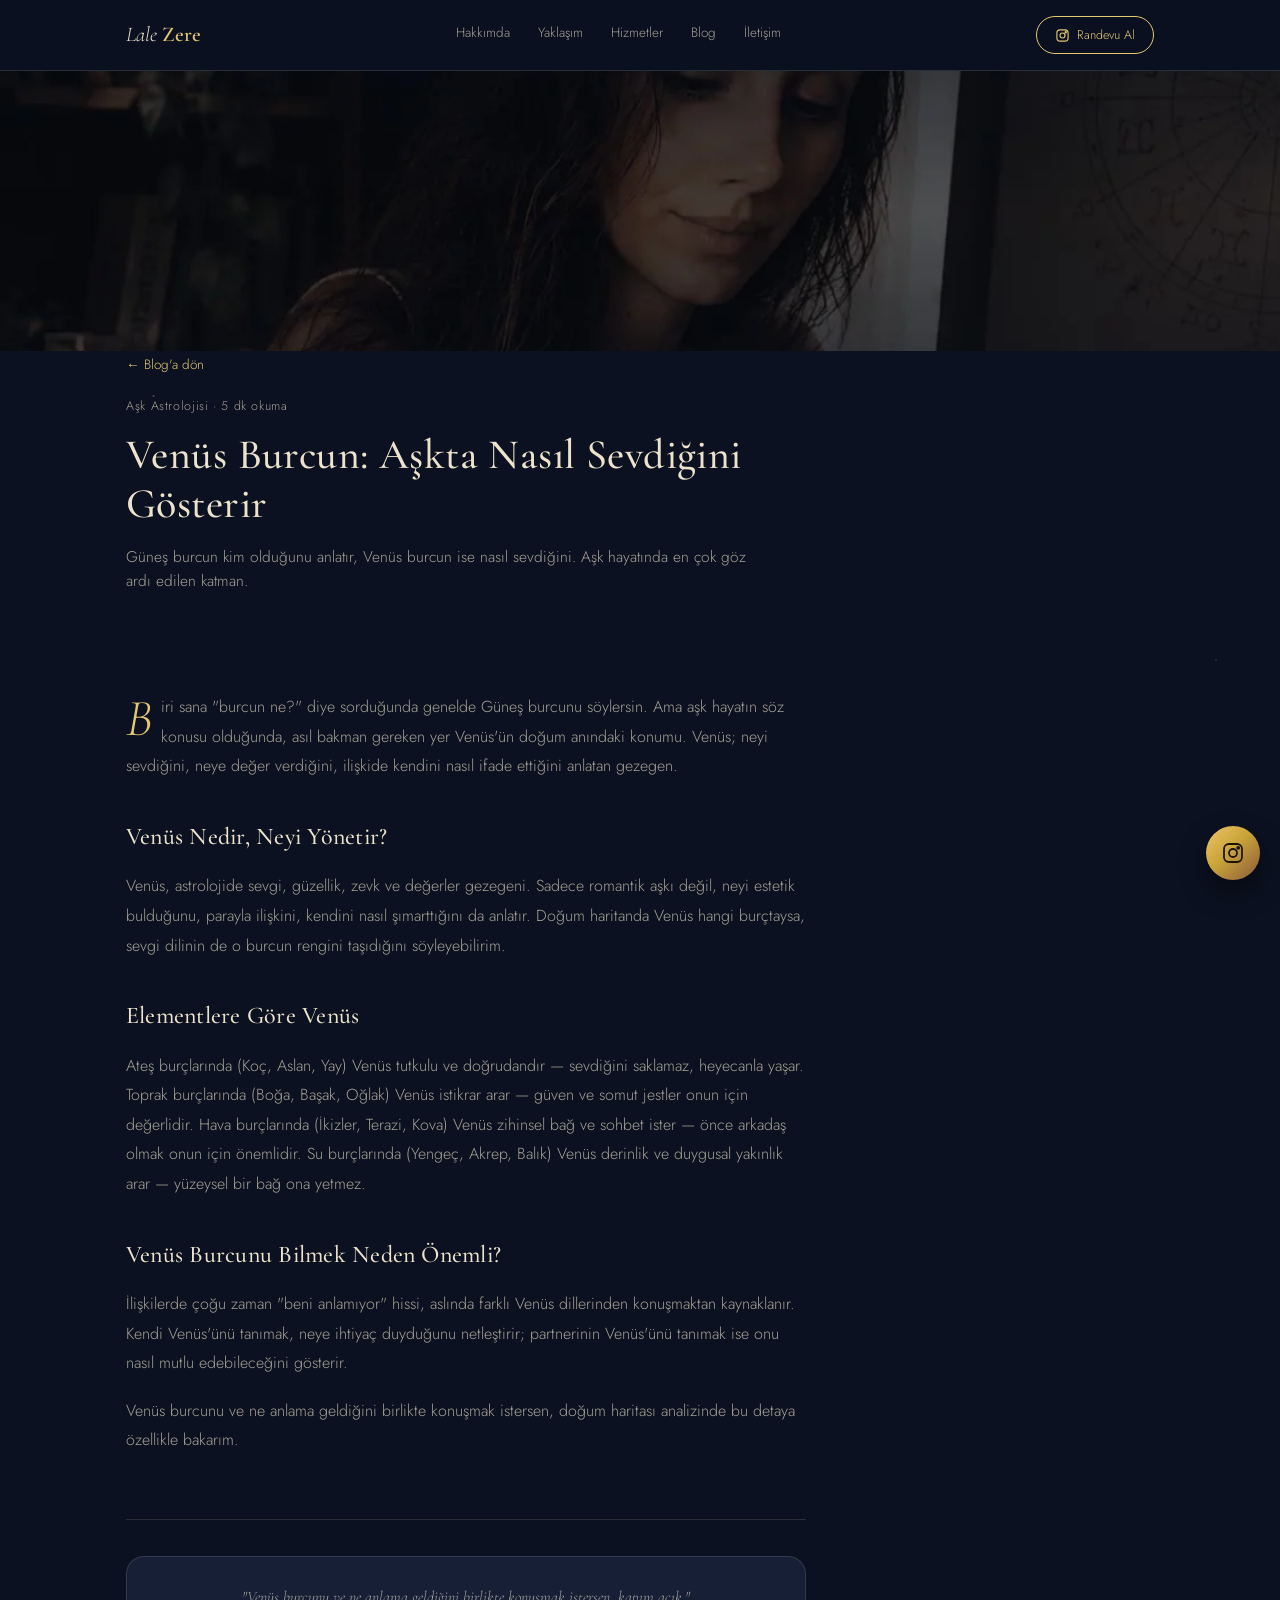
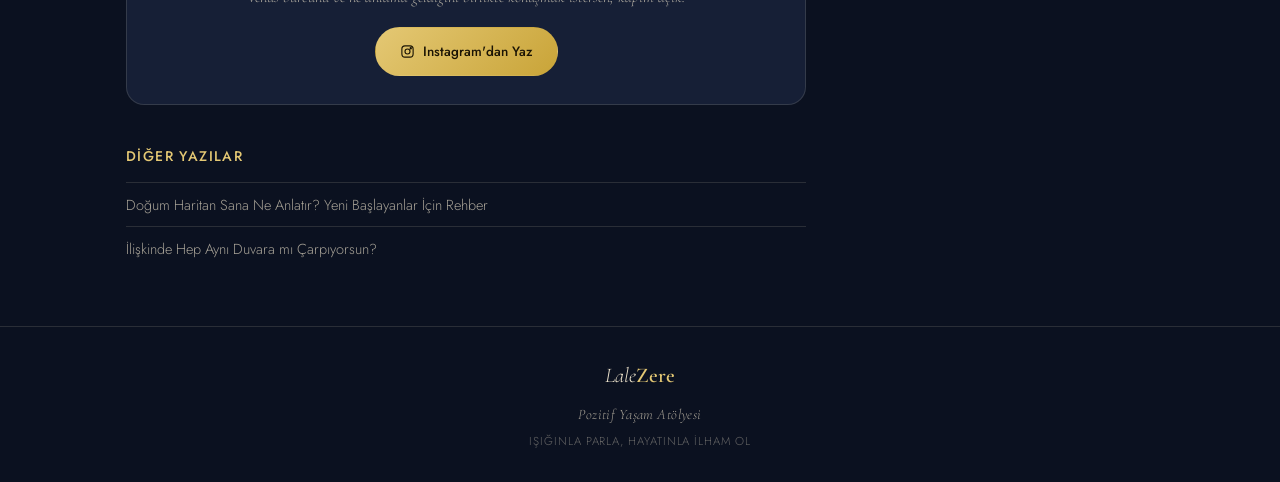
<file: venus-burcun-askta-1.html>
<!DOCTYPE html>
<html lang="tr">
<head>
<meta charset="UTF-8">
<meta name="viewport" content="width=device-width, initial-scale=1.0">
<meta name="robots" content="index, follow">

<title>Venüs Burcun: Aşkta Nasıl Sevdiğini Gösterir | Lale Zere</title>
<meta name="description" content="Venüs burcun aşk hayatında neyi ortaya koyar? Nasıl sevdiğini, neyi değerli bulduğunu Lale Zere anlatıyor.">
<meta name="keywords" content="venüs burcu, aşk astrolojisi, nasıl seviyorum, venüs ne demek, aşkta uyum, doğum haritası venüs, ilişki astrolojisi">
<link rel="canonical" href="https://pozitifyasamatolyesi.github.io/Pozitif-yasam/venus-burcun-askta.html">

<meta property="og:type" content="article">
<meta property="og:title" content="Venüs Burcun: Aşkta Nasıl Sevdiğini Gösterir">
<meta property="og:description" content="Venüs burcun aşk hayatında neyi ortaya koyar? Nasıl sevdiğini, neyi değerli bulduğunu Lale Zere anlatıyor.">
<meta property="og:image" content="og-image.jpg">
<meta property="og:image:width" content="1200">
<meta property="og:image:height" content="630">
<meta property="og:url" content="https://pozitifyasamatolyesi.github.io/Pozitif-yasam/venus-burcun-askta.html">
<meta property="og:locale" content="tr_TR">
<meta name="twitter:card" content="summary_large_image">
<meta name="twitter:title" content="Venüs Burcun: Aşkta Nasıl Sevdiğini Gösterir">
<meta name="twitter:description" content="Venüs burcun aşk hayatında neyi ortaya koyar? Nasıl sevdiğini, neyi değerli bulduğunu Lale Zere anlatıyor.">
<meta name="twitter:image" content="og-image.jpg">

<meta name="geo.region" content="TR">
<meta name="geo.placename" content="Türkiye">

<script type="application/ld+json">
{
  "@context": "https://schema.org",
  "@type": "BlogPosting",
  "headline": "Venüs Burcun: Aşkta Nasıl Sevdiğini Gösterir",
  "description": "Venüs burcun aşk hayatında neyi ortaya koyar? Nasıl sevdiğini, neyi değerli bulduğunu Lale Zere anlatıyor.",
  "author": { "@type": "Person", "name": "Lale Zere", "jobTitle": "Astrolog & Holistik Tıp Sağlık Koçu" },
  "publisher": { "@type": "Organization", "name": "Pozitif Yaşam Atölyesi" },
  "mainEntityOfPage": "https://pozitifyasamatolyesi.github.io/Pozitif-yasam/venus-burcun-askta.html",
  "image": "og-image.jpg",
  "datePublished": "2026-08-18",
  "dateModified": "2026-08-18",
  "inLanguage": "tr-TR"
}
</script>

<!-- Google tag (gtag.js) -->
<script async src="https://www.googletagmanager.com/gtag/js?id=G-SK6NC01D5G"></script>
<script>
  window.dataLayer = window.dataLayer || [];
  function gtag(){dataLayer.push(arguments);}
  gtag('js', new Date());
  gtag('config', 'G-SK6NC01D5G');
</script>

<link rel="preconnect" href="https://fonts.googleapis.com">
<link rel="preconnect" href="https://fonts.gstatic.com" crossorigin>
<link href="https://fonts.googleapis.com/css2?family=Cormorant+Garamond:ital,wght@0,400;0,500;0,600;1,400;1,500&family=Jost:wght@300;400;500;600&display=swap" rel="stylesheet">
<style>
  :root{
    --ink:#0B1120;
    --ink-2:#121A2E;
    --card:#161F36;
    --line: rgba(233,223,200,0.14);
    --gold:#C9A438;
    --gold-soft:#E4C874;
    --champagne:#EDE3CC;
    --champagne-dim: rgba(237,227,204,0.68);
    --radius: 18px;
  }
  *{box-sizing:border-box; margin:0; padding:0;}
  html{scroll-behavior:smooth;}
  body{
    background: var(--ink);
    color: var(--champagne);
    font-family: 'Jost', sans-serif;
    font-weight:300;
    line-height:1.6;
    overflow-x:hidden;
    position:relative;
  }
  /* subtle celestial starfield */
  body::before{
    content:"";
    position:fixed; inset:0; z-index:0; pointer-events:none;
    background-image:
      radial-gradient(1.5px 1.5px at 12% 18%, rgba(237,227,204,0.55), transparent),
      radial-gradient(1.5px 1.5px at 78% 8%, rgba(237,227,204,0.4), transparent),
      radial-gradient(1px 1px at 42% 32%, rgba(228,200,116,0.5), transparent),
      radial-gradient(1.5px 1.5px at 88% 62%, rgba(237,227,204,0.35), transparent),
      radial-gradient(1px 1px at 22% 72%, rgba(228,200,116,0.4), transparent),
      radial-gradient(1.5px 1.5px at 65% 88%, rgba(237,227,204,0.3), transparent),
      radial-gradient(1px 1px at 8% 55%, rgba(237,227,204,0.4), transparent),
      radial-gradient(1.5px 1.5px at 95% 30%, rgba(228,200,116,0.35), transparent);
    background-repeat: repeat;
    background-size: 100% 2200px;
    opacity:0.7;
  }
  body > *{ position:relative; z-index:1; }

  /* scroll reveal */
  .reveal{ opacity:0; transform: translateY(22px); transition: opacity .8s ease, transform .8s ease; }
  .reveal.in{ opacity:1; transform:none; }
  @media (prefers-reduced-motion: reduce){ .reveal{ opacity:1; transform:none; transition:none; } }
  h1,h2,h3,.serif{ font-family:'Cormorant Garamond', serif; font-weight:500; letter-spacing:0.01em; }
  a{ color:inherit; text-decoration:none; }
  img{ max-width:100%; display:block; }
  .wrap{ max-width:1080px; margin:0 auto; padding:0 26px; }

  .eyebrow{
    font-size:12px; letter-spacing:0.26em; text-transform:uppercase;
    color: var(--gold-soft);
    display:flex; align-items:center; gap:10px;
    margin-bottom:12px;
  }
  .eyebrow::before{ content:"✦"; font-size:11px; }
  .eyebrow.center{ justify-content:center; }

  /* orbit decoration */
  .orbit-field{ position:absolute; inset:0; pointer-events:none; overflow:hidden; }
  .ring{ position:absolute; border-radius:50%; border:1px solid rgba(201,164,56,0.28); }
  .ring.dashed{ border-style:dashed; border-color: rgba(237,227,204,0.14); }
  .ring.spin{ animation: spin 140s linear infinite; }
  @keyframes spin{ from{transform:rotate(0deg);} to{transform:rotate(360deg);} }
  @media (prefers-reduced-motion: reduce){ .ring.spin{ animation:none; } }

  /* nav */
  header{ position:sticky; top:0; z-index:50; background: rgba(11,17,32,0.86); backdrop-filter: blur(10px); border-bottom:1px solid var(--line); }
  nav{ display:flex; align-items:center; justify-content:space-between; padding:16px 26px; max-width:1080px; margin:0 auto; }
  .brand{ font-family:'Cormorant Garamond', serif; font-style:italic; font-size:21px; }
  .brand b{ font-style:normal; font-weight:600; color:var(--gold-soft); }
  .nav-links{ display:flex; gap:28px; font-size:13.5px; }
  .nav-links a{ color:var(--champagne-dim); transition:color .2s ease; position:relative; padding-bottom:4px; }
  .nav-links a::after{
    content:""; position:absolute; left:0; bottom:0; width:0; height:1px; background:var(--gold-soft);
    transition: width .25s ease;
  }
  .nav-links a:hover, .nav-links a:focus-visible{ color:var(--gold-soft); }
  .nav-links a.active{ color:var(--gold-soft); }
  .nav-links a.active::after{ width:100%; }
  .nav-cta{ display:inline-flex; align-items:center; gap:7px; border:1px solid var(--gold-soft); color:var(--gold-soft) !important; padding:8px 18px; border-radius:999px; font-size:12.5px; transition:.2s ease; }
  .nav-cta:hover, .nav-cta:focus-visible{ background:var(--gold-soft); color:var(--ink) !important; }
  .nav-actions{ display:flex; align-items:center; gap:10px; }
  .nav-blog-pill{
    display:none; align-items:center; gap:6px;
    color:var(--champagne) !important; padding:8px 14px;
    border-radius:999px; font-size:12.5px; border:1px solid var(--line);
    transition:.2s ease;
  }
  .nav-blog-pill:hover, .nav-blog-pill:focus-visible{ border-color:var(--gold-soft); color:var(--gold-soft) !important; }
  @media (max-width:880px){ .nav-links{ display:none; } .nav-blog-pill{ display:inline-flex; } }

  /* floating action button */
  .fab{
    position:fixed; right:20px; bottom:20px; z-index:60;
    width:54px; height:54px; border-radius:50%;
    display:flex; align-items:center; justify-content:center;
    background: linear-gradient(135deg, #F0C36B, #C9A438 45%, #8A5A3B);
    color:#1B1404; box-shadow: 0 12px 28px rgba(0,0,0,0.45);
    opacity:0; pointer-events:none; transform: translateY(12px) scale(0.9);
    transition: opacity .35s ease, transform .35s ease;
  }
  .fab.show{ opacity:1; pointer-events:auto; transform:none; }
  .fab svg{ width:24px; height:24px; }
  .fab:hover, .fab:focus-visible{ transform: translateY(-3px) scale(1.04); }

  /* hero */
  .hero{ position:relative; padding:36px 0 56px; overflow:hidden; }
  .hero-kicker{ font-family:'Cormorant Garamond', serif; font-style:italic; font-size:15px; color:var(--gold-soft); letter-spacing:0.05em; margin-bottom:22px; position:relative; z-index:2; }
  .hero-grid{ position:relative; z-index:2; display:grid; grid-template-columns: 1.1fr 0.9fr; gap:44px; align-items:center; }
  .hero h1{ font-size:clamp(30px,4.4vw,46px); line-height:1.14; color:var(--champagne); }
  .hero h1 em{ font-style:italic; color:var(--gold-soft); }
  .hero p.lead{ margin-top:16px; max-width:440px; color:var(--champagne-dim); font-size:15.5px; }
  .cta-row{ display:flex; gap:14px; align-items:center; flex-wrap:wrap; margin-top:26px; }
  .btn{ display:inline-flex; align-items:center; gap:8px; padding:13px 24px; border-radius:999px; font-size:13.5px; transition:.2s ease; border:1px solid transparent; }
  .btn-primary{ background: linear-gradient(135deg, var(--gold-soft), var(--gold)); color:#1B1404; font-weight:500; }
  .btn-primary:hover, .btn-primary:focus-visible{ transform: translateY(-2px); box-shadow:0 12px 26px rgba(201,164,56,0.28); }
  .btn-ghost{ border-color: var(--line); color: var(--champagne); }
  .btn-ghost:hover, .btn-ghost:focus-visible{ border-color: var(--gold-soft); color:var(--gold-soft); }
  .hero-quote{ margin-top:26px; font-family:'Cormorant Garamond', serif; font-style:italic; font-size:15.5px; color: var(--champagne-dim); border-left:1px solid var(--gold-soft); padding-left:14px; max-width:400px; }

  .hero-art{ position:relative; min-height:420px; display:flex; align-items:center; justify-content:center; }
  .portrait-wrap{ position:relative; width:300px; height:346px; }
  .portrait-wrap .ring{ top:50%; left:50%; transform:translate(-50%,-50%); }
  .photo-card{
    position:absolute; z-index:3; left:50%; top:50%; transform: translate(-50%,-50%);
    width:264px; aspect-ratio: 4/5;
    border-radius:14px;
    overflow:hidden;
    box-shadow: 0 30px 60px -12px rgba(0,0,0,0.55), 0 0 0 1px rgba(228,200,116,0.35);
  }
  .photo-card img{ width:100%; height:100%; object-fit:cover; object-position:50% 22%; display:block; }
  .photo-card::after{
    content:""; position:absolute; inset:0; border-radius:14px;
    box-shadow: inset 0 0 0 1px rgba(237,227,204,0.18);
    pointer-events:none;
  }
  .photo-frame-corner{
    position:absolute; width:22px; height:22px; border:1px solid var(--gold-soft); z-index:4; opacity:0.85;
  }
  .photo-frame-corner.tl{ top:-10px; left:-10px; border-right:none; border-bottom:none; }
  .photo-frame-corner.br{ bottom:-10px; right:-10px; border-left:none; border-top:none; }
  .hero-caption{ position:absolute; bottom:-30px; left:50%; transform:translateX(-50%); font-family:'Cormorant Garamond', serif; font-style:italic; font-size:13.5px; color: var(--gold-soft); white-space:nowrap; z-index:4; }

  /* sections */
  section{ position:relative; padding:56px 0; }
  .alt{ background: var(--ink-2); border-top:1px solid var(--line); border-bottom:1px solid var(--line); }
  .section-head{ max-width:600px; margin-bottom:32px; }
  .section-head h2{ font-size:clamp(24px,3vw,32px); color:var(--champagne); }
  .section-head p{ margin-top:10px; color:var(--champagne-dim); font-size:14.5px; }
  .center-head{ text-align:center; margin-left:auto; margin-right:auto; }

  .tagline{ font-family:'Cormorant Garamond', serif; font-style:italic; font-size:17px; color:var(--gold-soft); margin-top:6px; }
  .brand-sub{ font-family:'Cormorant Garamond', serif; font-style:italic; font-size:14.5px; color:var(--champagne-dim); letter-spacing:0.03em; margin-top:2px; }
  .ig-icon{ width:15px; height:15px; flex-shrink:0; }
  .about-name{ font-size:clamp(26px,3.4vw,34px); color:var(--champagne); }

  /* chip row (modalities) */
  .chip-row{ display:flex; flex-wrap:wrap; gap:10px; margin-top:22px; }
  .chip{ display:inline-flex; align-items:center; gap:8px; background:var(--card); border:1px solid var(--line); border-radius:999px; padding:9px 16px 9px 12px; font-size:13.5px; transition:.2s ease; }
  .chip:hover{ border-color: rgba(201,164,56,0.45); }
  .chip .g{ color:var(--gold-soft); font-family:'Cormorant Garamond', serif; font-style:italic; font-size:15px; }

  .stat-row{ display:flex; gap:38px; margin-top:34px; flex-wrap:wrap; }
  .stat{ display:flex; flex-direction:column; }
  .stat-num{ font-family:'Cormorant Garamond', serif; font-size:30px; color:var(--gold-soft); line-height:1; }
  .stat-label{ font-size:11.5px; letter-spacing:0.12em; text-transform:uppercase; color:var(--champagne-dim); margin-top:6px; }

  /* services compact grid */
  .services{ display:grid; grid-template-columns: repeat(3, 1fr); gap:14px; }
  .service-card{ background:var(--card); border:1px solid var(--line); border-radius: var(--radius); padding:20px 18px; }
  .service-card .g{ color:var(--gold-soft); font-family:'Cormorant Garamond', serif; font-style:italic; font-size:19px; display:block; margin-bottom:8px; }
  .service-card h3{ font-size:16.5px; color:var(--champagne); margin-bottom:5px; font-weight:500; }
  .service-card p{ font-size:12.8px; color:var(--champagne-dim); line-height:1.5; }
  @media (max-width:880px){ .services{ grid-template-columns: repeat(2,1fr); } }
  @media (max-width:560px){ .services{ grid-template-columns: 1fr; } }

  /* why + process combined */
  .why-row{ display:flex; justify-content:center; flex-wrap:wrap; gap:26px; margin-top:8px; }
  .why-item{ text-align:center; width:96px; }
  .why-item .g{ font-family:'Cormorant Garamond', serif; font-style:italic; font-size:24px; color:var(--gold-soft); display:block; margin-bottom:6px; }
  .why-item span{ font-size:12.5px; color:var(--champagne-dim); }

  .process-row{ display:flex; justify-content:center; align-items:center; gap:10px; flex-wrap:wrap; margin-top:40px; font-size:13.5px; color:var(--champagne-dim); }
  .process-row b{ color:var(--champagne); font-weight:500; }
  .process-row .arrow{ color:var(--gold-soft); }

  /* contact */
  .contact{ text-align:center; position:relative; }
  .contact h2{ font-size:clamp(26px,3.6vw,36px); }
  .contact p.lead{ max-width:440px; margin:12px auto 26px; color:var(--champagne-dim); font-size:14.5px; }
  .ig-btn{ display:inline-flex; align-items:center; gap:10px; padding:15px 30px; border-radius:999px; background: linear-gradient(135deg, #F0C36B, #C9A438 45%, #8A5A3B); color:#1B1404; font-size:14px; font-weight:500; transition:.2s ease; }
  .ig-btn:hover, .ig-btn:focus-visible{ transform: translateY(-2px); box-shadow:0 16px 34px rgba(201,164,56,0.3); }
  .ig-btn svg{ width:18px; height:18px; }
  .tag-row{ display:flex; gap:8px; flex-wrap:wrap; justify-content:center; margin-top:22px; }
  .tag-pill{ font-size:11.5px; padding:6px 14px; border-radius:999px; border:1px solid var(--gold-soft); color:var(--gold-soft); }
  .contact-quote{ margin-top:26px; font-family:'Cormorant Garamond', serif; font-style:italic; color: var(--champagne-dim); font-size:14.5px; }

  /* blog */
  .blog-intro{ max-width:640px; color:var(--champagne-dim); font-size:14.5px; margin-bottom:30px; }
  .blog-intro em{ color:var(--gold-soft); font-style:italic; }
  .blog-list{ display:flex; flex-direction:column; gap:10px; }
  .blog-topic{
    background:var(--card); border:1px solid var(--line); border-radius:14px;
    overflow:hidden;
  }
  .blog-topic summary{
    list-style:none; cursor:pointer; padding:16px 20px;
    display:flex; align-items:center; gap:12px; font-size:15px; color:var(--champagne);
    -webkit-tap-highlight-color: transparent;
  }
  .blog-topic summary::-webkit-details-marker{ display:none; }
  .blog-topic summary .g{ font-family:'Cormorant Garamond', serif; font-style:italic; color:var(--gold-soft); font-size:19px; flex-shrink:0; }
  .blog-topic summary .t{ flex:1; }
  .blog-topic summary .chevron{ color:var(--gold-soft); font-size:13px; transition: transform .25s ease; flex-shrink:0; }
  .blog-topic[open] summary .chevron{ transform: rotate(90deg); }
  .blog-topic .blog-body{ padding:0 20px 20px 52px; color:var(--champagne-dim); font-size:14px; line-height:1.7; }
  .blog-cta{ margin-top:30px; text-align:center; }

  /* full-text blog article cards */
  .post-grid{ display:flex; flex-direction:column; gap:16px; margin-bottom:44px; }
  .post-card{
    background:var(--card); border:1px solid var(--line); border-radius:16px;
    padding:22px 24px; scroll-margin-top:90px;
  }
  .post-card-head{ display:flex; align-items:flex-start; gap:12px; margin-bottom:14px; }
  .post-card-head .g{ font-family:'Cormorant Garamond', serif; font-style:italic; color:var(--gold-soft); font-size:22px; line-height:1.3; flex-shrink:0; }
  .post-card-title{ font-size:18.5px; color:var(--champagne); font-weight:500; line-height:1.3; }
  .post-card-meta{ display:block; font-size:11.5px; color:var(--champagne-dim); letter-spacing:0.08em; text-transform:uppercase; margin-top:4px; }
  .post-card p{ font-size:14px; color:var(--champagne-dim); line-height:1.7; margin-bottom:12px; }
  .post-card p:last-child{ margin-bottom:0; }

  footer{ border-top:1px solid var(--line); padding:32px 0; text-align:center; }
  footer .brand{ justify-content:center; display:inline-flex; margin-bottom:8px; }
  footer p{ font-size:11.5px; letter-spacing:0.08em; text-transform:uppercase; color: rgba(237,227,204,0.4); }

  @media (max-width: 880px){
    .hero-grid{ grid-template-columns:1fr; }
    .hero-art{ order:-1; min-height:340px; }
    .portrait-wrap{ width:260px; height:300px; }
    .photo-card{ width:230px; }
  }
  :focus-visible{ outline:2px solid var(--gold-soft); outline-offset:3px; }

  /* ---------- blog post page ---------- */
  .post-hero{ padding:0 0 8px; }
  .post-banner{ width:100%; height:280px; object-fit:cover; display:block; }
  @media (max-width:640px){ .post-banner{ height:200px; } }
  .post-meta{ font-size:12.5px; color:var(--champagne-dim); letter-spacing:0.05em; margin-top:14px; }
  .post-title{ font-size:clamp(28px,4.2vw,42px); color:var(--champagne); line-height:1.18; margin-top:14px; max-width:760px; }
  .post-lead{ margin-top:16px; max-width:640px; color:var(--champagne-dim); font-size:15.5px; }
  .post-body{ max-width:680px; padding:34px 0 10px; color:var(--champagne-dim); font-size:16px; line-height:1.85; }
  .post-body h2{ font-size:24px; color:var(--champagne); margin:34px 0 12px; }
  .post-body p{ margin-bottom:18px; }
  .post-body p:first-of-type::first-letter{
    font-family:'Cormorant Garamond', serif; font-style:italic; color:var(--gold-soft);
    font-size:52px; float:left; line-height:0.8; padding-right:8px; padding-top:6px;
  }
  .post-back{ display:inline-flex; align-items:center; gap:8px; color:var(--gold-soft); font-size:13.5px; margin-bottom:6px; }
  .post-back:hover{ opacity:0.8; }
  .post-divider{ border:none; border-top:1px solid var(--line); margin:36px 0; }
  .post-cta{ background:var(--card); border:1px solid var(--line); border-radius:var(--radius); padding:28px; text-align:center; max-width:680px; }
  .post-cta p{ font-family:'Cormorant Garamond', serif; font-style:italic; color:var(--champagne-dim); font-size:16px; margin-bottom:16px; }
  .related{ max-width:680px; margin-top:40px; }
  .related h3{ font-size:14px; letter-spacing:0.1em; text-transform:uppercase; color:var(--gold-soft); font-family:'Jost',sans-serif; font-weight:500; margin-bottom:14px; }
  .related a{ display:block; color:var(--champagne-dim); font-size:14.5px; padding:10px 0; border-top:1px solid var(--line); transition:color .2s ease; }
  .related a:hover{ color:var(--gold-soft); }

  /* teaser cards on homepage linking out to full posts */
  .post-teaser{
    display:block; background:var(--card); border:1px solid var(--line); border-radius:16px;
    padding:20px 22px; text-decoration:none; transition:.2s ease;
  }
  .post-teaser:hover{ border-color: rgba(201,164,56,0.4); transform: translateY(-2px); }
  .post-teaser-head{ display:flex; align-items:flex-start; gap:12px; }
  .post-teaser-head .g{ font-family:'Cormorant Garamond', serif; font-style:italic; color:var(--gold-soft); font-size:22px; line-height:1.3; flex-shrink:0; }
  .post-teaser-title{ font-size:17px; color:var(--champagne); font-weight:500; line-height:1.3; }
  .post-teaser-meta{ display:block; font-size:11.5px; color:var(--champagne-dim); letter-spacing:0.08em; text-transform:uppercase; margin-top:4px; }
  .post-teaser-excerpt{ font-size:13.5px; color:var(--champagne-dim); margin-top:10px; line-height:1.6; }
  .post-teaser-more{ display:inline-block; margin-top:12px; font-size:12.5px; color:var(--gold-soft); }

</style>
</head>
<body>

<header>
  <nav>
    <a class="brand" href="index.html">Lale <b>Zere</b></a>
    <div class="nav-links">
      <a href="index.html#hakkimda">Hakkımda</a>
      <a href="index.html#yaklasim">Yaklaşım</a>
      <a href="index.html#hizmetler">Hizmetler</a>
      <a href="index.html#blog">Blog</a>
      <a href="index.html#iletisim">İletişim</a>
    </div>
    <div class="nav-actions">
      <a class="nav-blog-pill" href="index.html#blog">✎ Blog</a>
      <a class="nav-cta" href="https://instagram.com/pozitifyasam2026" target="_blank" rel="noopener noreferrer">
        <svg class="ig-icon" viewBox="0 0 24 24" fill="none" stroke="currentColor" stroke-width="1.8"><rect x="3" y="3" width="18" height="18" rx="5"/><circle cx="12" cy="12" r="4"/><circle cx="17.2" cy="6.8" r="1"/></svg>
        Randevu Al
      </a>
    </div>
  </nav>
</header>

<img class="post-banner" src="[data-uri]" alt="Lale Zere astroloji ve doğum haritası çalışma masası" loading="lazy">
<section class="post-hero">
  <div class="wrap">
    <a class="post-back" href="index.html#blog">← Blog'a dön</a>
    <p class="post-meta">Aşk Astrolojisi · 5 dk okuma</p>
    <h1 class="post-title">Venüs Burcun: Aşkta Nasıl Sevdiğini Gösterir</h1>
    <p class="post-lead">Güneş burcun kim olduğunu anlatır, Venüs burcun ise nasıl sevdiğini. Aşk hayatında en çok göz ardı edilen katman.</p>
  </div>
</section>

<section>
  <div class="wrap">
    <div class="post-body">
      <p>Biri sana "burcun ne?" diye sorduğunda genelde Güneş burcunu söylersin. Ama aşk hayatın söz konusu olduğunda, asıl bakman gereken yer Venüs'ün doğum anındaki konumu. Venüs; neyi sevdiğini, neye değer verdiğini, ilişkide kendini nasıl ifade ettiğini anlatan gezegen.</p>

      <h2>Venüs Nedir, Neyi Yönetir?</h2>
      <p>Venüs, astrolojide sevgi, güzellik, zevk ve değerler gezegeni. Sadece romantik aşkı değil, neyi estetik bulduğunu, parayla ilişkini, kendini nasıl şımarttığını da anlatır. Doğum haritanda Venüs hangi burçtaysa, sevgi dilinin de o burcun rengini taşıdığını söyleyebilirim.</p>

      <h2>Elementlere Göre Venüs</h2>
      <p>Ateş burçlarında (Koç, Aslan, Yay) Venüs tutkulu ve doğrudandır — sevdiğini saklamaz, heyecanla yaşar. Toprak burçlarında (Boğa, Başak, Oğlak) Venüs istikrar arar — güven ve somut jestler onun için değerlidir. Hava burçlarında (İkizler, Terazi, Kova) Venüs zihinsel bağ ve sohbet ister — önce arkadaş olmak onun için önemlidir. Su burçlarında (Yengeç, Akrep, Balık) Venüs derinlik ve duygusal yakınlık arar — yüzeysel bir bağ ona yetmez.</p>

      <h2>Venüs Burcunu Bilmek Neden Önemli?</h2>
      <p>İlişkilerde çoğu zaman "beni anlamıyor" hissi, aslında farklı Venüs dillerinden konuşmaktan kaynaklanır. Kendi Venüs'ünü tanımak, neye ihtiyaç duyduğunu netleştirir; partnerinin Venüs'ünü tanımak ise onu nasıl mutlu edebileceğini gösterir.</p>

      <p>Venüs burcunu ve ne anlama geldiğini birlikte konuşmak istersen, doğum haritası analizinde bu detaya özellikle bakarım.</p>
    </div>

    <hr class="post-divider" style="max-width:680px;">

    <div class="post-cta">
      <p>"Venüs burcunu ve ne anlama geldiğini birlikte konuşmak istersen, kapım açık."</p>
      <a class="btn btn-primary" href="https://instagram.com/pozitifyasam2026" target="_blank" rel="noopener noreferrer">
        <svg class="ig-icon" viewBox="0 0 24 24" fill="none" stroke="currentColor" stroke-width="1.8"><rect x="3" y="3" width="18" height="18" rx="5"/><circle cx="12" cy="12" r="4"/><circle cx="17.2" cy="6.8" r="1"/></svg>
        Instagram'dan Yaz
      </a>
    </div>

    <div class="related">
      <h3>Diğer Yazılar</h3>
      <a href="dogum-haritasi-rehberi.html">Doğum Haritan Sana Ne Anlatır? Yeni Başlayanlar İçin Rehber</a>
      <a href="iliski-uyum-astrolojisi.html">İlişkinde Hep Aynı Duvara mı Çarpıyorsun?</a>
    </div>
  </div>
</section>

<a class="fab" id="fab" href="https://instagram.com/pozitifyasam2026" target="_blank" rel="noopener noreferrer" aria-label="Instagram'dan Yaz">
  <svg viewBox="0 0 24 24" fill="none" stroke="currentColor" stroke-width="1.8"><rect x="3" y="3" width="18" height="18" rx="5"/><circle cx="12" cy="12" r="4"/><circle cx="17.2" cy="6.8" r="1"/></svg>
</a>

<footer>
  <a class="brand" href="index.html">Lale <b>Zere</b></a>
  <p class="brand-sub" style="text-transform:none; letter-spacing:0.03em; margin-bottom:6px;">Pozitif Yaşam Atölyesi</p>
  <p>Işığınla parla, hayatınla ilham ol</p>
</footer>

<script>
(function(){
  var fab = document.getElementById('fab');
  function onScroll(){ if(fab){ fab.classList.add('show'); } }
  window.addEventListener('scroll', onScroll, { passive: true });
  onScroll();
})();
</script>

</body>
</html>
</file>
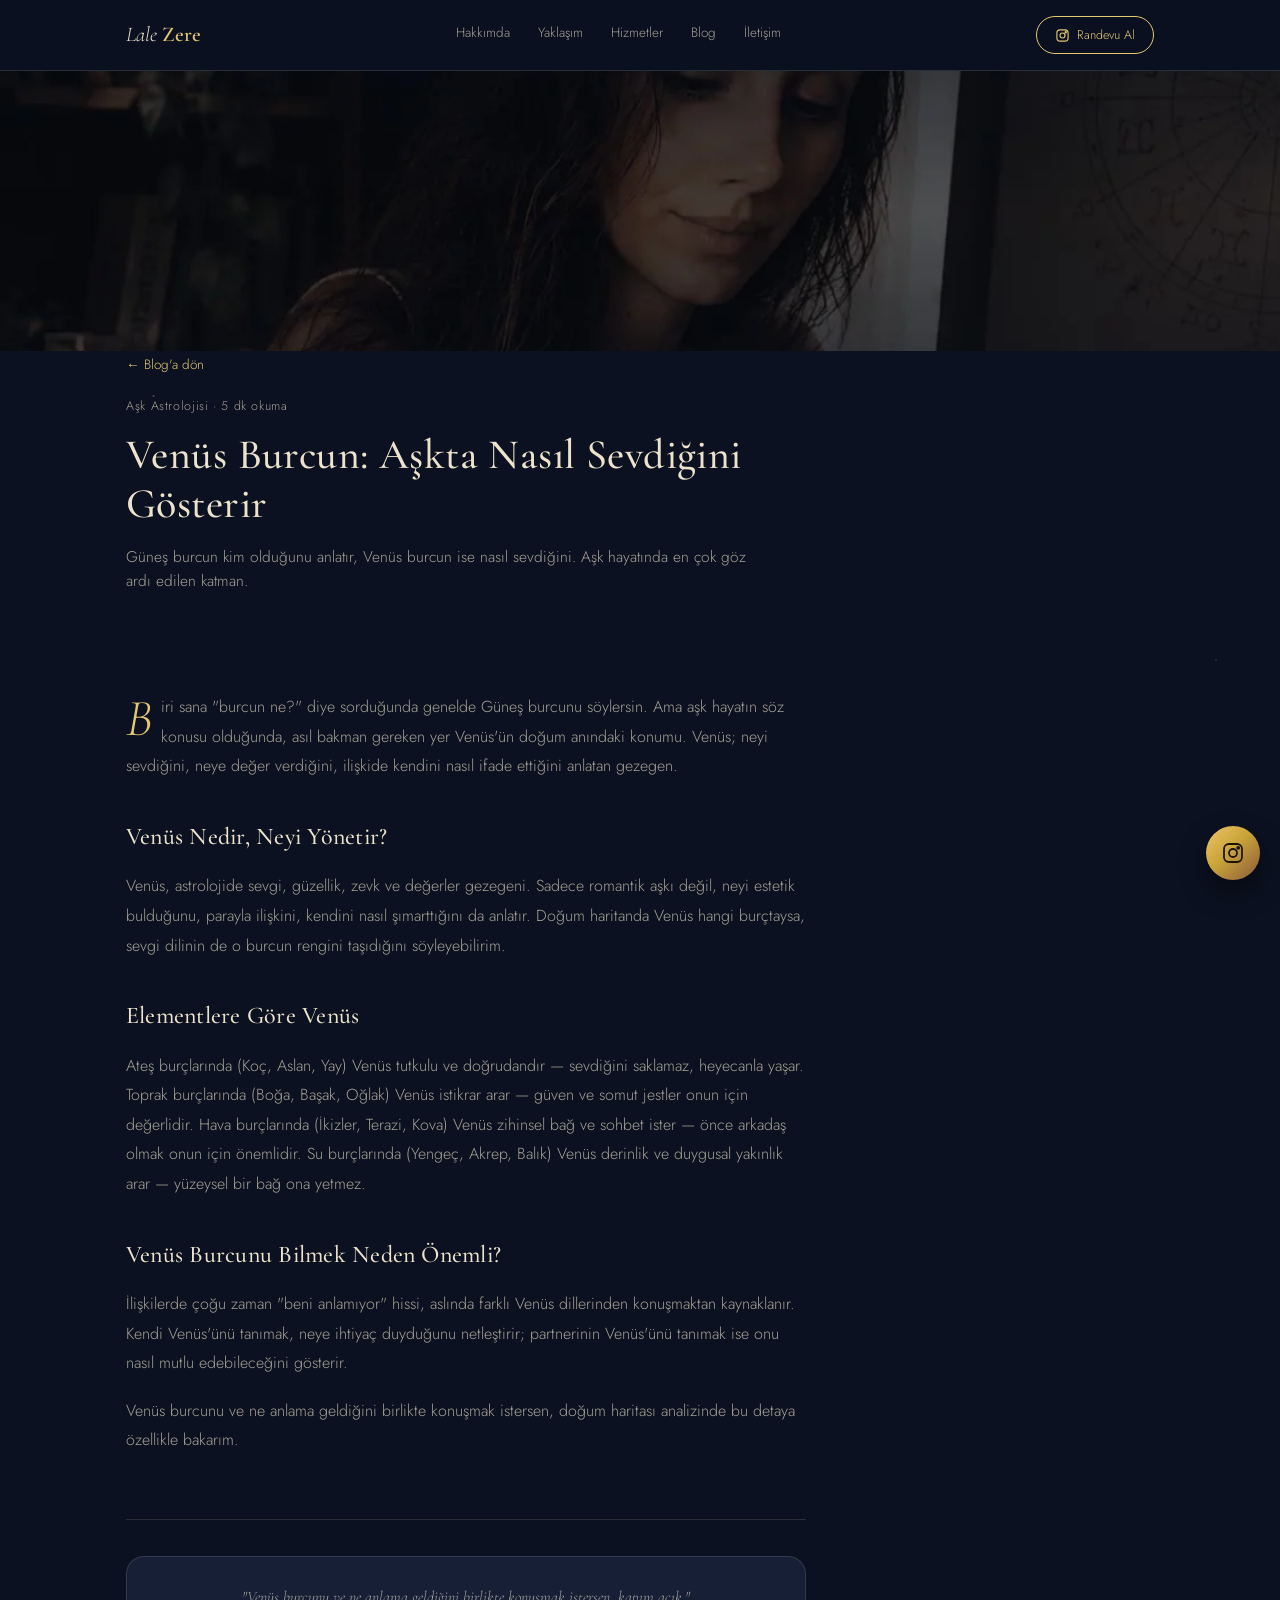
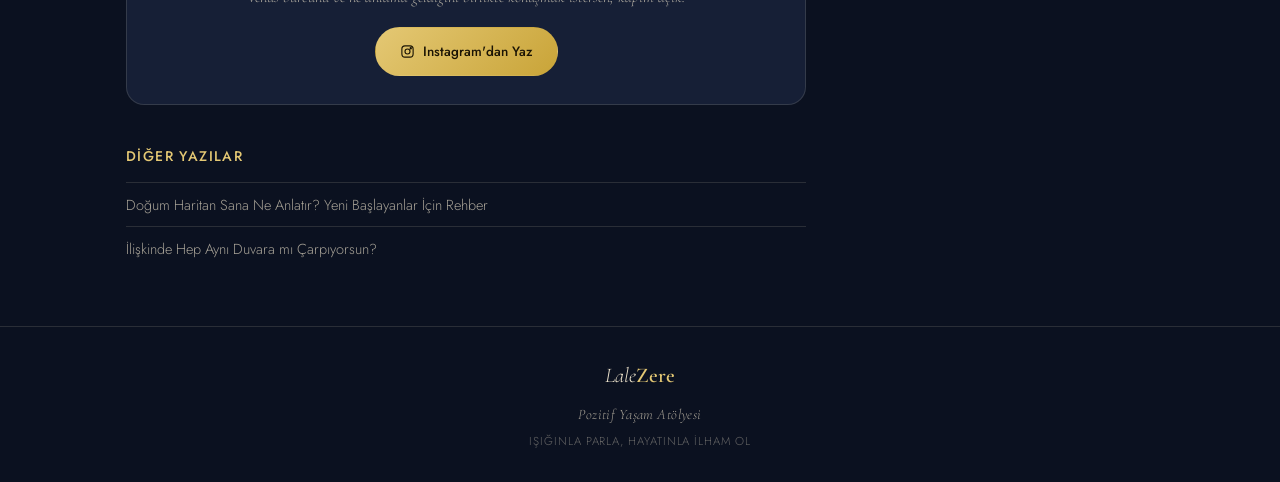
<file: venus-burcun-askta.html>
<!DOCTYPE html>
<html lang="tr">
<head>
<meta charset="UTF-8">
<meta name="viewport" content="width=device-width, initial-scale=1.0">
<meta name="robots" content="index, follow">

<title>Venüs Burcun: Aşkta Nasıl Sevdiğini Gösterir | Lale Zere</title>
<meta name="description" content="Venüs burcun aşk hayatında neyi ortaya koyar? Nasıl sevdiğini, neyi değerli bulduğunu Lale Zere anlatıyor.">
<meta name="keywords" content="venüs burcu, aşk astrolojisi, nasıl seviyorum, venüs ne demek, aşkta uyum, doğum haritası venüs, ilişki astrolojisi">
<link rel="canonical" href="https://pozitifyasamatolyesi.github.io/Pozitif-yasam/venus-burcun-askta.html">

<meta property="og:type" content="article">
<meta property="og:title" content="Venüs Burcun: Aşkta Nasıl Sevdiğini Gösterir">
<meta property="og:description" content="Venüs burcun aşk hayatında neyi ortaya koyar? Nasıl sevdiğini, neyi değerli bulduğunu Lale Zere anlatıyor.">
<meta property="og:image" content="og-venus-burcun-askta.jpg">
<meta property="og:image:width" content="1200">
<meta property="og:image:height" content="630">
<meta property="og:url" content="https://pozitifyasamatolyesi.github.io/Pozitif-yasam/venus-burcun-askta.html">
<meta property="og:locale" content="tr_TR">
<meta name="twitter:card" content="summary_large_image">
<meta name="twitter:title" content="Venüs Burcun: Aşkta Nasıl Sevdiğini Gösterir">
<meta name="twitter:description" content="Venüs burcun aşk hayatında neyi ortaya koyar? Nasıl sevdiğini, neyi değerli bulduğunu Lale Zere anlatıyor.">
<meta name="twitter:image" content="og-venus-burcun-askta.jpg">

<meta name="geo.region" content="TR">
<meta name="geo.placename" content="Türkiye">

<script type="application/ld+json">
{
  "@context": "https://schema.org",
  "@type": "BlogPosting",
  "headline": "Venüs Burcun: Aşkta Nasıl Sevdiğini Gösterir",
  "description": "Venüs burcun aşk hayatında neyi ortaya koyar? Nasıl sevdiğini, neyi değerli bulduğunu Lale Zere anlatıyor.",
  "author": { "@type": "Person", "name": "Lale Zere", "jobTitle": "Astrolog & Holistik Tıp Sağlık Koçu" },
  "publisher": { "@type": "Organization", "name": "Pozitif Yaşam Atölyesi" },
  "mainEntityOfPage": "https://pozitifyasamatolyesi.github.io/Pozitif-yasam/venus-burcun-askta.html",
  "image": "og-venus-burcun-askta.jpg",
  "datePublished": "2026-08-18",
  "dateModified": "2026-08-18",
  "inLanguage": "tr-TR"
}
</script>

<!-- Google tag (gtag.js) -->
<script async src="https://www.googletagmanager.com/gtag/js?id=G-SK6NC01D5G"></script>
<script>
  window.dataLayer = window.dataLayer || [];
  function gtag(){dataLayer.push(arguments);}
  gtag('js', new Date());
  gtag('config', 'G-SK6NC01D5G');
</script>

<link rel="preconnect" href="https://fonts.googleapis.com">
<link rel="preconnect" href="https://fonts.gstatic.com" crossorigin>
<link href="https://fonts.googleapis.com/css2?family=Cormorant+Garamond:ital,wght@0,400;0,500;0,600;1,400;1,500&family=Jost:wght@300;400;500;600&display=swap" rel="stylesheet">
<style>
  :root{
    --ink:#0B1120;
    --ink-2:#121A2E;
    --card:#161F36;
    --line: rgba(233,223,200,0.14);
    --gold:#C9A438;
    --gold-soft:#E4C874;
    --champagne:#EDE3CC;
    --champagne-dim: rgba(237,227,204,0.68);
    --radius: 18px;
  }
  *{box-sizing:border-box; margin:0; padding:0;}
  html{scroll-behavior:smooth;}
  body{
    background: var(--ink);
    color: var(--champagne);
    font-family: 'Jost', sans-serif;
    font-weight:300;
    line-height:1.6;
    overflow-x:hidden;
    position:relative;
  }
  /* subtle celestial starfield */
  body::before{
    content:"";
    position:fixed; inset:0; z-index:0; pointer-events:none;
    background-image:
      radial-gradient(1.5px 1.5px at 12% 18%, rgba(237,227,204,0.55), transparent),
      radial-gradient(1.5px 1.5px at 78% 8%, rgba(237,227,204,0.4), transparent),
      radial-gradient(1px 1px at 42% 32%, rgba(228,200,116,0.5), transparent),
      radial-gradient(1.5px 1.5px at 88% 62%, rgba(237,227,204,0.35), transparent),
      radial-gradient(1px 1px at 22% 72%, rgba(228,200,116,0.4), transparent),
      radial-gradient(1.5px 1.5px at 65% 88%, rgba(237,227,204,0.3), transparent),
      radial-gradient(1px 1px at 8% 55%, rgba(237,227,204,0.4), transparent),
      radial-gradient(1.5px 1.5px at 95% 30%, rgba(228,200,116,0.35), transparent);
    background-repeat: repeat;
    background-size: 100% 2200px;
    opacity:0.7;
  }
  body > *{ position:relative; z-index:1; }

  /* scroll reveal */
  .reveal{ opacity:0; transform: translateY(22px); transition: opacity .8s ease, transform .8s ease; }
  .reveal.in{ opacity:1; transform:none; }
  @media (prefers-reduced-motion: reduce){ .reveal{ opacity:1; transform:none; transition:none; } }
  h1,h2,h3,.serif{ font-family:'Cormorant Garamond', serif; font-weight:500; letter-spacing:0.01em; }
  a{ color:inherit; text-decoration:none; }
  img{ max-width:100%; display:block; }
  .wrap{ max-width:1080px; margin:0 auto; padding:0 26px; }

  .eyebrow{
    font-size:12px; letter-spacing:0.26em; text-transform:uppercase;
    color: var(--gold-soft);
    display:flex; align-items:center; gap:10px;
    margin-bottom:12px;
  }
  .eyebrow::before{ content:"✦"; font-size:11px; }
  .eyebrow.center{ justify-content:center; }

  /* orbit decoration */
  .orbit-field{ position:absolute; inset:0; pointer-events:none; overflow:hidden; }
  .ring{ position:absolute; border-radius:50%; border:1px solid rgba(201,164,56,0.28); }
  .ring.dashed{ border-style:dashed; border-color: rgba(237,227,204,0.14); }
  .ring.spin{ animation: spin 140s linear infinite; }
  @keyframes spin{ from{transform:rotate(0deg);} to{transform:rotate(360deg);} }
  @media (prefers-reduced-motion: reduce){ .ring.spin{ animation:none; } }

  /* nav */
  header{ position:sticky; top:0; z-index:50; background: rgba(11,17,32,0.86); backdrop-filter: blur(10px); border-bottom:1px solid var(--line); }
  nav{ display:flex; align-items:center; justify-content:space-between; padding:16px 26px; max-width:1080px; margin:0 auto; }
  .brand{ font-family:'Cormorant Garamond', serif; font-style:italic; font-size:21px; }
  .brand b{ font-style:normal; font-weight:600; color:var(--gold-soft); }
  .nav-links{ display:flex; gap:28px; font-size:13.5px; }
  .nav-links a{ color:var(--champagne-dim); transition:color .2s ease; position:relative; padding-bottom:4px; }
  .nav-links a::after{
    content:""; position:absolute; left:0; bottom:0; width:0; height:1px; background:var(--gold-soft);
    transition: width .25s ease;
  }
  .nav-links a:hover, .nav-links a:focus-visible{ color:var(--gold-soft); }
  .nav-links a.active{ color:var(--gold-soft); }
  .nav-links a.active::after{ width:100%; }
  .nav-cta{ display:inline-flex; align-items:center; gap:7px; border:1px solid var(--gold-soft); color:var(--gold-soft) !important; padding:8px 18px; border-radius:999px; font-size:12.5px; transition:.2s ease; }
  .nav-cta:hover, .nav-cta:focus-visible{ background:var(--gold-soft); color:var(--ink) !important; }
  .nav-actions{ display:flex; align-items:center; gap:10px; }
  .nav-blog-pill{
    display:none; align-items:center; gap:6px;
    color:var(--champagne) !important; padding:8px 14px;
    border-radius:999px; font-size:12.5px; border:1px solid var(--line);
    transition:.2s ease;
  }
  .nav-blog-pill:hover, .nav-blog-pill:focus-visible{ border-color:var(--gold-soft); color:var(--gold-soft) !important; }
  @media (max-width:880px){ .nav-links{ display:none; } .nav-blog-pill{ display:inline-flex; } }

  /* floating action button */
  .fab{
    position:fixed; right:20px; bottom:20px; z-index:60;
    width:54px; height:54px; border-radius:50%;
    display:flex; align-items:center; justify-content:center;
    background: linear-gradient(135deg, #F0C36B, #C9A438 45%, #8A5A3B);
    color:#1B1404; box-shadow: 0 12px 28px rgba(0,0,0,0.45);
    opacity:0; pointer-events:none; transform: translateY(12px) scale(0.9);
    transition: opacity .35s ease, transform .35s ease;
  }
  .fab.show{ opacity:1; pointer-events:auto; transform:none; }
  .fab svg{ width:24px; height:24px; }
  .fab:hover, .fab:focus-visible{ transform: translateY(-3px) scale(1.04); }

  /* hero */
  .hero{ position:relative; padding:36px 0 56px; overflow:hidden; }
  .hero-kicker{ font-family:'Cormorant Garamond', serif; font-style:italic; font-size:15px; color:var(--gold-soft); letter-spacing:0.05em; margin-bottom:22px; position:relative; z-index:2; }
  .hero-grid{ position:relative; z-index:2; display:grid; grid-template-columns: 1.1fr 0.9fr; gap:44px; align-items:center; }
  .hero h1{ font-size:clamp(30px,4.4vw,46px); line-height:1.14; color:var(--champagne); }
  .hero h1 em{ font-style:italic; color:var(--gold-soft); }
  .hero p.lead{ margin-top:16px; max-width:440px; color:var(--champagne-dim); font-size:15.5px; }
  .cta-row{ display:flex; gap:14px; align-items:center; flex-wrap:wrap; margin-top:26px; }
  .btn{ display:inline-flex; align-items:center; gap:8px; padding:13px 24px; border-radius:999px; font-size:13.5px; transition:.2s ease; border:1px solid transparent; }
  .btn-primary{ background: linear-gradient(135deg, var(--gold-soft), var(--gold)); color:#1B1404; font-weight:500; }
  .btn-primary:hover, .btn-primary:focus-visible{ transform: translateY(-2px); box-shadow:0 12px 26px rgba(201,164,56,0.28); }
  .btn-ghost{ border-color: var(--line); color: var(--champagne); }
  .btn-ghost:hover, .btn-ghost:focus-visible{ border-color: var(--gold-soft); color:var(--gold-soft); }
  .hero-quote{ margin-top:26px; font-family:'Cormorant Garamond', serif; font-style:italic; font-size:15.5px; color: var(--champagne-dim); border-left:1px solid var(--gold-soft); padding-left:14px; max-width:400px; }

  .hero-art{ position:relative; min-height:420px; display:flex; align-items:center; justify-content:center; }
  .portrait-wrap{ position:relative; width:300px; height:346px; }
  .portrait-wrap .ring{ top:50%; left:50%; transform:translate(-50%,-50%); }
  .photo-card{
    position:absolute; z-index:3; left:50%; top:50%; transform: translate(-50%,-50%);
    width:264px; aspect-ratio: 4/5;
    border-radius:14px;
    overflow:hidden;
    box-shadow: 0 30px 60px -12px rgba(0,0,0,0.55), 0 0 0 1px rgba(228,200,116,0.35);
  }
  .photo-card img{ width:100%; height:100%; object-fit:cover; object-position:50% 22%; display:block; }
  .photo-card::after{
    content:""; position:absolute; inset:0; border-radius:14px;
    box-shadow: inset 0 0 0 1px rgba(237,227,204,0.18);
    pointer-events:none;
  }
  .photo-frame-corner{
    position:absolute; width:22px; height:22px; border:1px solid var(--gold-soft); z-index:4; opacity:0.85;
  }
  .photo-frame-corner.tl{ top:-10px; left:-10px; border-right:none; border-bottom:none; }
  .photo-frame-corner.br{ bottom:-10px; right:-10px; border-left:none; border-top:none; }
  .hero-caption{ position:absolute; bottom:-30px; left:50%; transform:translateX(-50%); font-family:'Cormorant Garamond', serif; font-style:italic; font-size:13.5px; color: var(--gold-soft); white-space:nowrap; z-index:4; }

  /* sections */
  section{ position:relative; padding:56px 0; }
  .alt{ background: var(--ink-2); border-top:1px solid var(--line); border-bottom:1px solid var(--line); }
  .section-head{ max-width:600px; margin-bottom:32px; }
  .section-head h2{ font-size:clamp(24px,3vw,32px); color:var(--champagne); }
  .section-head p{ margin-top:10px; color:var(--champagne-dim); font-size:14.5px; }
  .center-head{ text-align:center; margin-left:auto; margin-right:auto; }

  .tagline{ font-family:'Cormorant Garamond', serif; font-style:italic; font-size:17px; color:var(--gold-soft); margin-top:6px; }
  .brand-sub{ font-family:'Cormorant Garamond', serif; font-style:italic; font-size:14.5px; color:var(--champagne-dim); letter-spacing:0.03em; margin-top:2px; }
  .ig-icon{ width:15px; height:15px; flex-shrink:0; }
  .about-name{ font-size:clamp(26px,3.4vw,34px); color:var(--champagne); }

  /* chip row (modalities) */
  .chip-row{ display:flex; flex-wrap:wrap; gap:10px; margin-top:22px; }
  .chip{ display:inline-flex; align-items:center; gap:8px; background:var(--card); border:1px solid var(--line); border-radius:999px; padding:9px 16px 9px 12px; font-size:13.5px; transition:.2s ease; }
  .chip:hover{ border-color: rgba(201,164,56,0.45); }
  .chip .g{ color:var(--gold-soft); font-family:'Cormorant Garamond', serif; font-style:italic; font-size:15px; }

  .stat-row{ display:flex; gap:38px; margin-top:34px; flex-wrap:wrap; }
  .stat{ display:flex; flex-direction:column; }
  .stat-num{ font-family:'Cormorant Garamond', serif; font-size:30px; color:var(--gold-soft); line-height:1; }
  .stat-label{ font-size:11.5px; letter-spacing:0.12em; text-transform:uppercase; color:var(--champagne-dim); margin-top:6px; }

  /* services compact grid */
  .services{ display:grid; grid-template-columns: repeat(3, 1fr); gap:14px; }
  .service-card{ background:var(--card); border:1px solid var(--line); border-radius: var(--radius); padding:20px 18px; }
  .service-card .g{ color:var(--gold-soft); font-family:'Cormorant Garamond', serif; font-style:italic; font-size:19px; display:block; margin-bottom:8px; }
  .service-card h3{ font-size:16.5px; color:var(--champagne); margin-bottom:5px; font-weight:500; }
  .service-card p{ font-size:12.8px; color:var(--champagne-dim); line-height:1.5; }
  @media (max-width:880px){ .services{ grid-template-columns: repeat(2,1fr); } }
  @media (max-width:560px){ .services{ grid-template-columns: 1fr; } }

  /* why + process combined */
  .why-row{ display:flex; justify-content:center; flex-wrap:wrap; gap:26px; margin-top:8px; }
  .why-item{ text-align:center; width:96px; }
  .why-item .g{ font-family:'Cormorant Garamond', serif; font-style:italic; font-size:24px; color:var(--gold-soft); display:block; margin-bottom:6px; }
  .why-item span{ font-size:12.5px; color:var(--champagne-dim); }

  .process-row{ display:flex; justify-content:center; align-items:center; gap:10px; flex-wrap:wrap; margin-top:40px; font-size:13.5px; color:var(--champagne-dim); }
  .process-row b{ color:var(--champagne); font-weight:500; }
  .process-row .arrow{ color:var(--gold-soft); }

  /* contact */
  .contact{ text-align:center; position:relative; }
  .contact h2{ font-size:clamp(26px,3.6vw,36px); }
  .contact p.lead{ max-width:440px; margin:12px auto 26px; color:var(--champagne-dim); font-size:14.5px; }
  .ig-btn{ display:inline-flex; align-items:center; gap:10px; padding:15px 30px; border-radius:999px; background: linear-gradient(135deg, #F0C36B, #C9A438 45%, #8A5A3B); color:#1B1404; font-size:14px; font-weight:500; transition:.2s ease; }
  .ig-btn:hover, .ig-btn:focus-visible{ transform: translateY(-2px); box-shadow:0 16px 34px rgba(201,164,56,0.3); }
  .ig-btn svg{ width:18px; height:18px; }
  .tag-row{ display:flex; gap:8px; flex-wrap:wrap; justify-content:center; margin-top:22px; }
  .tag-pill{ font-size:11.5px; padding:6px 14px; border-radius:999px; border:1px solid var(--gold-soft); color:var(--gold-soft); }
  .contact-quote{ margin-top:26px; font-family:'Cormorant Garamond', serif; font-style:italic; color: var(--champagne-dim); font-size:14.5px; }

  /* blog */
  .blog-intro{ max-width:640px; color:var(--champagne-dim); font-size:14.5px; margin-bottom:30px; }
  .blog-intro em{ color:var(--gold-soft); font-style:italic; }
  .blog-list{ display:flex; flex-direction:column; gap:10px; }
  .blog-topic{
    background:var(--card); border:1px solid var(--line); border-radius:14px;
    overflow:hidden;
  }
  .blog-topic summary{
    list-style:none; cursor:pointer; padding:16px 20px;
    display:flex; align-items:center; gap:12px; font-size:15px; color:var(--champagne);
    -webkit-tap-highlight-color: transparent;
  }
  .blog-topic summary::-webkit-details-marker{ display:none; }
  .blog-topic summary .g{ font-family:'Cormorant Garamond', serif; font-style:italic; color:var(--gold-soft); font-size:19px; flex-shrink:0; }
  .blog-topic summary .t{ flex:1; }
  .blog-topic summary .chevron{ color:var(--gold-soft); font-size:13px; transition: transform .25s ease; flex-shrink:0; }
  .blog-topic[open] summary .chevron{ transform: rotate(90deg); }
  .blog-topic .blog-body{ padding:0 20px 20px 52px; color:var(--champagne-dim); font-size:14px; line-height:1.7; }
  .blog-cta{ margin-top:30px; text-align:center; }

  /* full-text blog article cards */
  .post-grid{ display:flex; flex-direction:column; gap:16px; margin-bottom:44px; }
  .post-card{
    background:var(--card); border:1px solid var(--line); border-radius:16px;
    padding:22px 24px; scroll-margin-top:90px;
  }
  .post-card-head{ display:flex; align-items:flex-start; gap:12px; margin-bottom:14px; }
  .post-card-head .g{ font-family:'Cormorant Garamond', serif; font-style:italic; color:var(--gold-soft); font-size:22px; line-height:1.3; flex-shrink:0; }
  .post-card-title{ font-size:18.5px; color:var(--champagne); font-weight:500; line-height:1.3; }
  .post-card-meta{ display:block; font-size:11.5px; color:var(--champagne-dim); letter-spacing:0.08em; text-transform:uppercase; margin-top:4px; }
  .post-card p{ font-size:14px; color:var(--champagne-dim); line-height:1.7; margin-bottom:12px; }
  .post-card p:last-child{ margin-bottom:0; }

  footer{ border-top:1px solid var(--line); padding:32px 0; text-align:center; }
  footer .brand{ justify-content:center; display:inline-flex; margin-bottom:8px; }
  footer p{ font-size:11.5px; letter-spacing:0.08em; text-transform:uppercase; color: rgba(237,227,204,0.4); }

  @media (max-width: 880px){
    .hero-grid{ grid-template-columns:1fr; }
    .hero-art{ order:-1; min-height:340px; }
    .portrait-wrap{ width:260px; height:300px; }
    .photo-card{ width:230px; }
  }
  :focus-visible{ outline:2px solid var(--gold-soft); outline-offset:3px; }

  /* ---------- blog post page ---------- */
  .post-hero{ padding:0 0 8px; }
  .post-banner{ width:100%; height:280px; object-fit:cover; display:block; }
  @media (max-width:640px){ .post-banner{ height:200px; } }
  .post-meta{ font-size:12.5px; color:var(--champagne-dim); letter-spacing:0.05em; margin-top:14px; }
  .post-title{ font-size:clamp(28px,4.2vw,42px); color:var(--champagne); line-height:1.18; margin-top:14px; max-width:760px; }
  .post-lead{ margin-top:16px; max-width:640px; color:var(--champagne-dim); font-size:15.5px; }
  .post-body{ max-width:680px; padding:34px 0 10px; color:var(--champagne-dim); font-size:16px; line-height:1.85; }
  .post-body h2{ font-size:24px; color:var(--champagne); margin:34px 0 12px; }
  .post-body p{ margin-bottom:18px; }
  .post-body p:first-of-type::first-letter{
    font-family:'Cormorant Garamond', serif; font-style:italic; color:var(--gold-soft);
    font-size:52px; float:left; line-height:0.8; padding-right:8px; padding-top:6px;
  }
  .post-back{ display:inline-flex; align-items:center; gap:8px; color:var(--gold-soft); font-size:13.5px; margin-bottom:6px; }
  .post-back:hover{ opacity:0.8; }
  .post-divider{ border:none; border-top:1px solid var(--line); margin:36px 0; }
  .post-cta{ background:var(--card); border:1px solid var(--line); border-radius:var(--radius); padding:28px; text-align:center; max-width:680px; }
  .post-cta p{ font-family:'Cormorant Garamond', serif; font-style:italic; color:var(--champagne-dim); font-size:16px; margin-bottom:16px; }
  .related{ max-width:680px; margin-top:40px; }
  .related h3{ font-size:14px; letter-spacing:0.1em; text-transform:uppercase; color:var(--gold-soft); font-family:'Jost',sans-serif; font-weight:500; margin-bottom:14px; }
  .related a{ display:block; color:var(--champagne-dim); font-size:14.5px; padding:10px 0; border-top:1px solid var(--line); transition:color .2s ease; }
  .related a:hover{ color:var(--gold-soft); }

  /* teaser cards on homepage linking out to full posts */
  .post-teaser{
    display:block; background:var(--card); border:1px solid var(--line); border-radius:16px;
    padding:20px 22px; text-decoration:none; transition:.2s ease;
  }
  .post-teaser:hover{ border-color: rgba(201,164,56,0.4); transform: translateY(-2px); }
  .post-teaser-head{ display:flex; align-items:flex-start; gap:12px; }
  .post-teaser-head .g{ font-family:'Cormorant Garamond', serif; font-style:italic; color:var(--gold-soft); font-size:22px; line-height:1.3; flex-shrink:0; }
  .post-teaser-title{ font-size:17px; color:var(--champagne); font-weight:500; line-height:1.3; }
  .post-teaser-meta{ display:block; font-size:11.5px; color:var(--champagne-dim); letter-spacing:0.08em; text-transform:uppercase; margin-top:4px; }
  .post-teaser-excerpt{ font-size:13.5px; color:var(--champagne-dim); margin-top:10px; line-height:1.6; }
  .post-teaser-more{ display:inline-block; margin-top:12px; font-size:12.5px; color:var(--gold-soft); }

</style>
</head>
<body>

<header>
  <nav>
    <a class="brand" href="index.html">Lale <b>Zere</b></a>
    <div class="nav-links">
      <a href="index.html#hakkimda">Hakkımda</a>
      <a href="index.html#yaklasim">Yaklaşım</a>
      <a href="index.html#hizmetler">Hizmetler</a>
      <a href="index.html#blog">Blog</a>
      <a href="index.html#iletisim">İletişim</a>
    </div>
    <div class="nav-actions">
      <a class="nav-blog-pill" href="index.html#blog">✎ Blog</a>
      <a class="nav-cta" href="https://instagram.com/pozitifyasam2026" target="_blank" rel="noopener noreferrer">
        <svg class="ig-icon" viewBox="0 0 24 24" fill="none" stroke="currentColor" stroke-width="1.8"><rect x="3" y="3" width="18" height="18" rx="5"/><circle cx="12" cy="12" r="4"/><circle cx="17.2" cy="6.8" r="1"/></svg>
        Randevu Al
      </a>
    </div>
  </nav>
</header>

<img class="post-banner" src="[data-uri]" alt="Lale Zere astroloji ve doğum haritası çalışma masası" loading="lazy">
<section class="post-hero">
  <div class="wrap">
    <a class="post-back" href="index.html#blog">← Blog'a dön</a>
    <p class="post-meta">Aşk Astrolojisi · 5 dk okuma</p>
    <h1 class="post-title">Venüs Burcun: Aşkta Nasıl Sevdiğini Gösterir</h1>
    <p class="post-lead">Güneş burcun kim olduğunu anlatır, Venüs burcun ise nasıl sevdiğini. Aşk hayatında en çok göz ardı edilen katman.</p>
  </div>
</section>

<section>
  <div class="wrap">
    <div class="post-body">
      <p>Biri sana "burcun ne?" diye sorduğunda genelde Güneş burcunu söylersin. Ama aşk hayatın söz konusu olduğunda, asıl bakman gereken yer Venüs'ün doğum anındaki konumu. Venüs; neyi sevdiğini, neye değer verdiğini, ilişkide kendini nasıl ifade ettiğini anlatan gezegen.</p>

      <h2>Venüs Nedir, Neyi Yönetir?</h2>
      <p>Venüs, astrolojide sevgi, güzellik, zevk ve değerler gezegeni. Sadece romantik aşkı değil, neyi estetik bulduğunu, parayla ilişkini, kendini nasıl şımarttığını da anlatır. Doğum haritanda Venüs hangi burçtaysa, sevgi dilinin de o burcun rengini taşıdığını söyleyebilirim.</p>

      <h2>Elementlere Göre Venüs</h2>
      <p>Ateş burçlarında (Koç, Aslan, Yay) Venüs tutkulu ve doğrudandır — sevdiğini saklamaz, heyecanla yaşar. Toprak burçlarında (Boğa, Başak, Oğlak) Venüs istikrar arar — güven ve somut jestler onun için değerlidir. Hava burçlarında (İkizler, Terazi, Kova) Venüs zihinsel bağ ve sohbet ister — önce arkadaş olmak onun için önemlidir. Su burçlarında (Yengeç, Akrep, Balık) Venüs derinlik ve duygusal yakınlık arar — yüzeysel bir bağ ona yetmez.</p>

      <h2>Venüs Burcunu Bilmek Neden Önemli?</h2>
      <p>İlişkilerde çoğu zaman "beni anlamıyor" hissi, aslında farklı Venüs dillerinden konuşmaktan kaynaklanır. Kendi Venüs'ünü tanımak, neye ihtiyaç duyduğunu netleştirir; partnerinin Venüs'ünü tanımak ise onu nasıl mutlu edebileceğini gösterir.</p>

      <p>Venüs burcunu ve ne anlama geldiğini birlikte konuşmak istersen, doğum haritası analizinde bu detaya özellikle bakarım.</p>
    </div>

    <hr class="post-divider" style="max-width:680px;">

    <div class="post-cta">
      <p>"Venüs burcunu ve ne anlama geldiğini birlikte konuşmak istersen, kapım açık."</p>
      <a class="btn btn-primary" href="https://instagram.com/pozitifyasam2026" target="_blank" rel="noopener noreferrer">
        <svg class="ig-icon" viewBox="0 0 24 24" fill="none" stroke="currentColor" stroke-width="1.8"><rect x="3" y="3" width="18" height="18" rx="5"/><circle cx="12" cy="12" r="4"/><circle cx="17.2" cy="6.8" r="1"/></svg>
        Instagram'dan Yaz
      </a>
    </div>

    <div class="related">
      <h3>Diğer Yazılar</h3>
      <a href="dogum-haritasi-rehberi.html">Doğum Haritan Sana Ne Anlatır? Yeni Başlayanlar İçin Rehber</a>
      <a href="iliski-uyum-astrolojisi.html">İlişkinde Hep Aynı Duvara mı Çarpıyorsun?</a>
    </div>
  </div>
</section>

<a class="fab" id="fab" href="https://instagram.com/pozitifyasam2026" target="_blank" rel="noopener noreferrer" aria-label="Instagram'dan Yaz">
  <svg viewBox="0 0 24 24" fill="none" stroke="currentColor" stroke-width="1.8"><rect x="3" y="3" width="18" height="18" rx="5"/><circle cx="12" cy="12" r="4"/><circle cx="17.2" cy="6.8" r="1"/></svg>
</a>

<footer>
  <a class="brand" href="index.html">Lale <b>Zere</b></a>
  <p class="brand-sub" style="text-transform:none; letter-spacing:0.03em; margin-bottom:6px;">Pozitif Yaşam Atölyesi</p>
  <p>Işığınla parla, hayatınla ilham ol</p>
</footer>

<script>
(function(){
  var fab = document.getElementById('fab');
  function onScroll(){ if(fab){ fab.classList.add('show'); } }
  window.addEventListener('scroll', onScroll, { passive: true });
  onScroll();
})();
</script>

</body>
</html>
</file>
